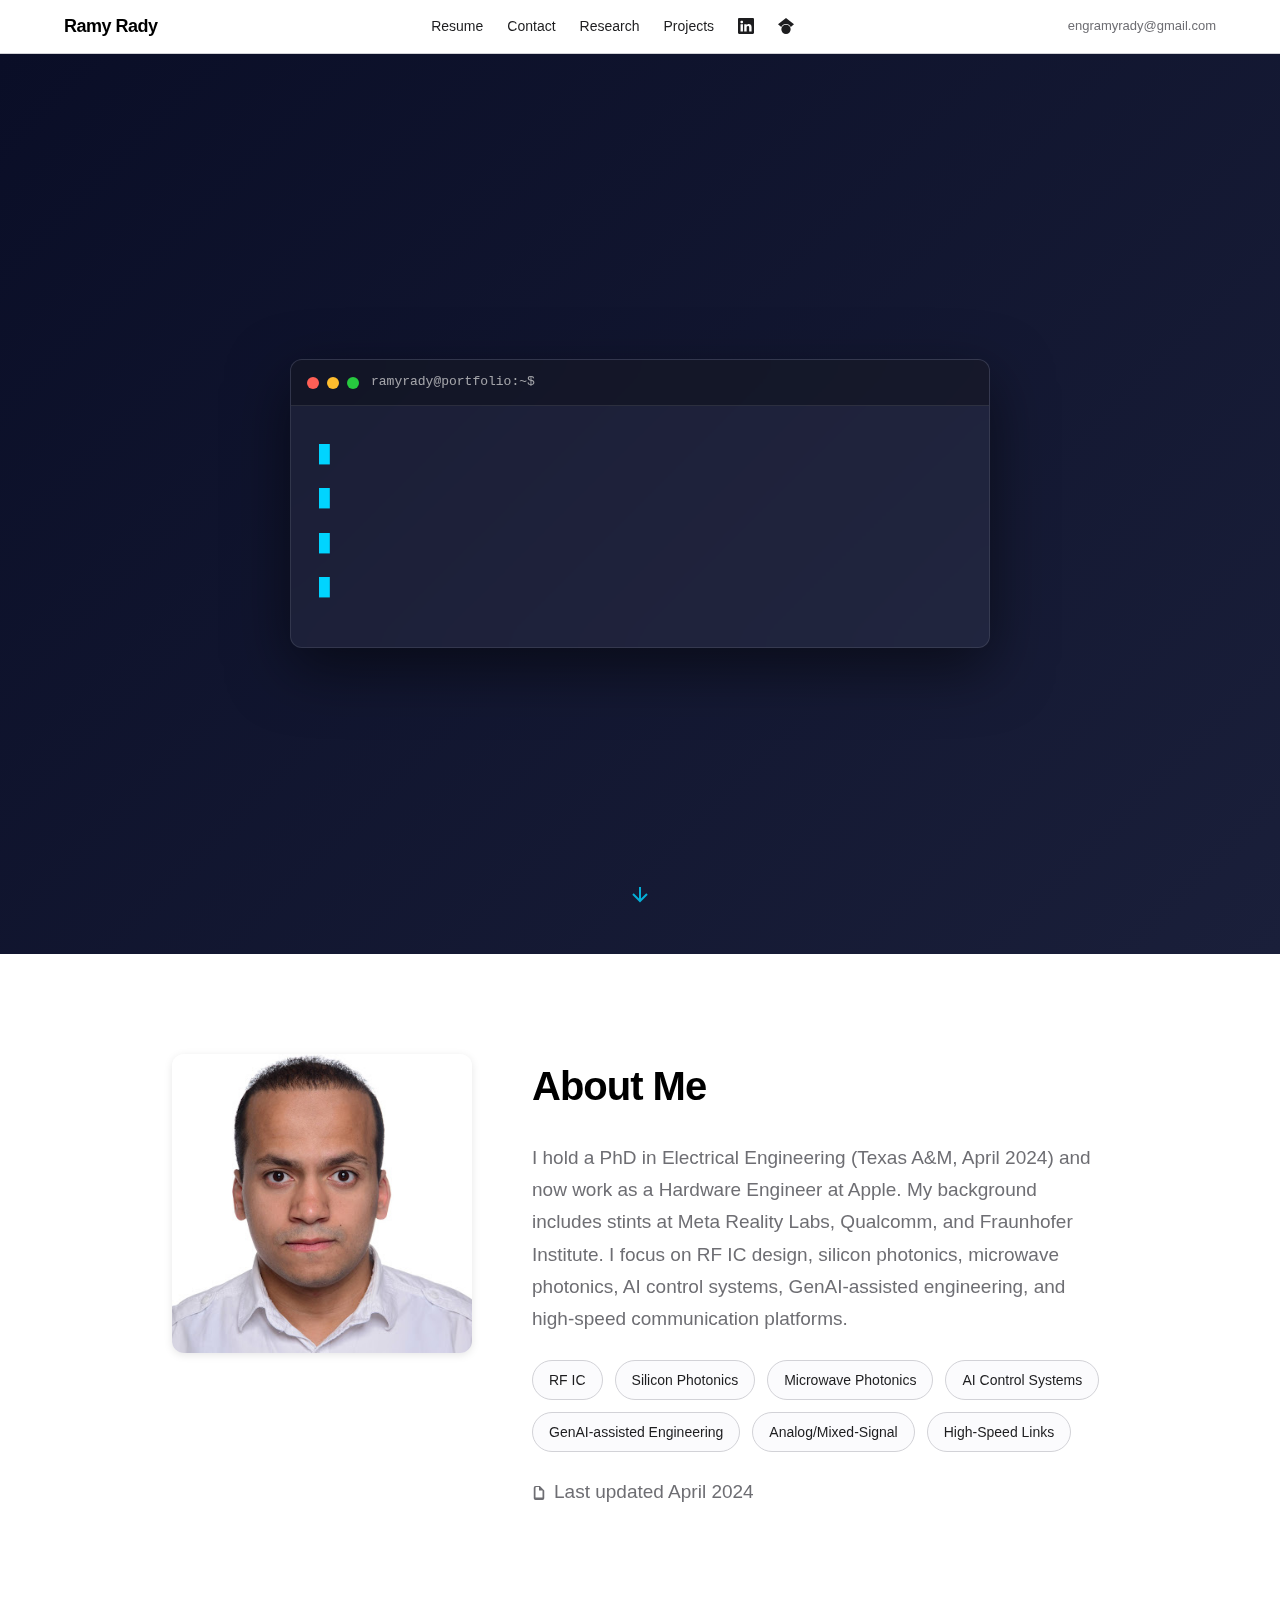
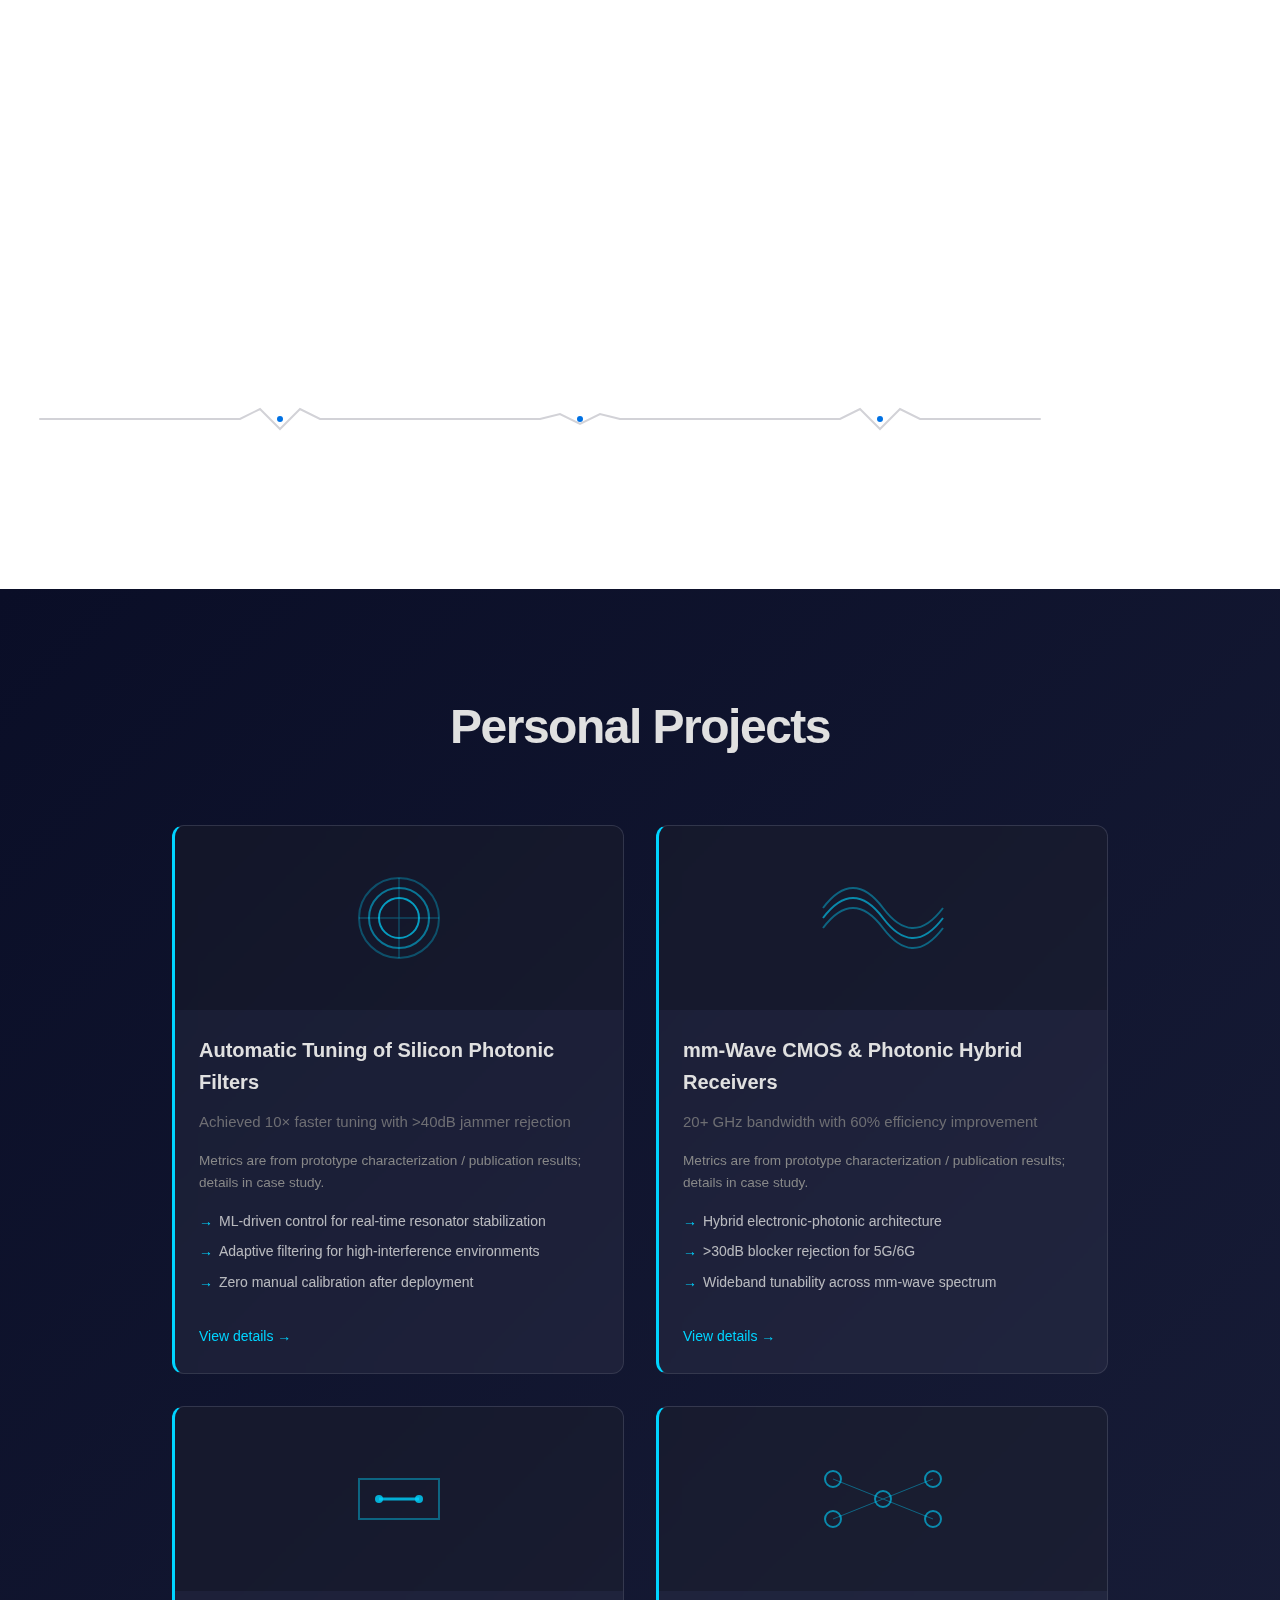
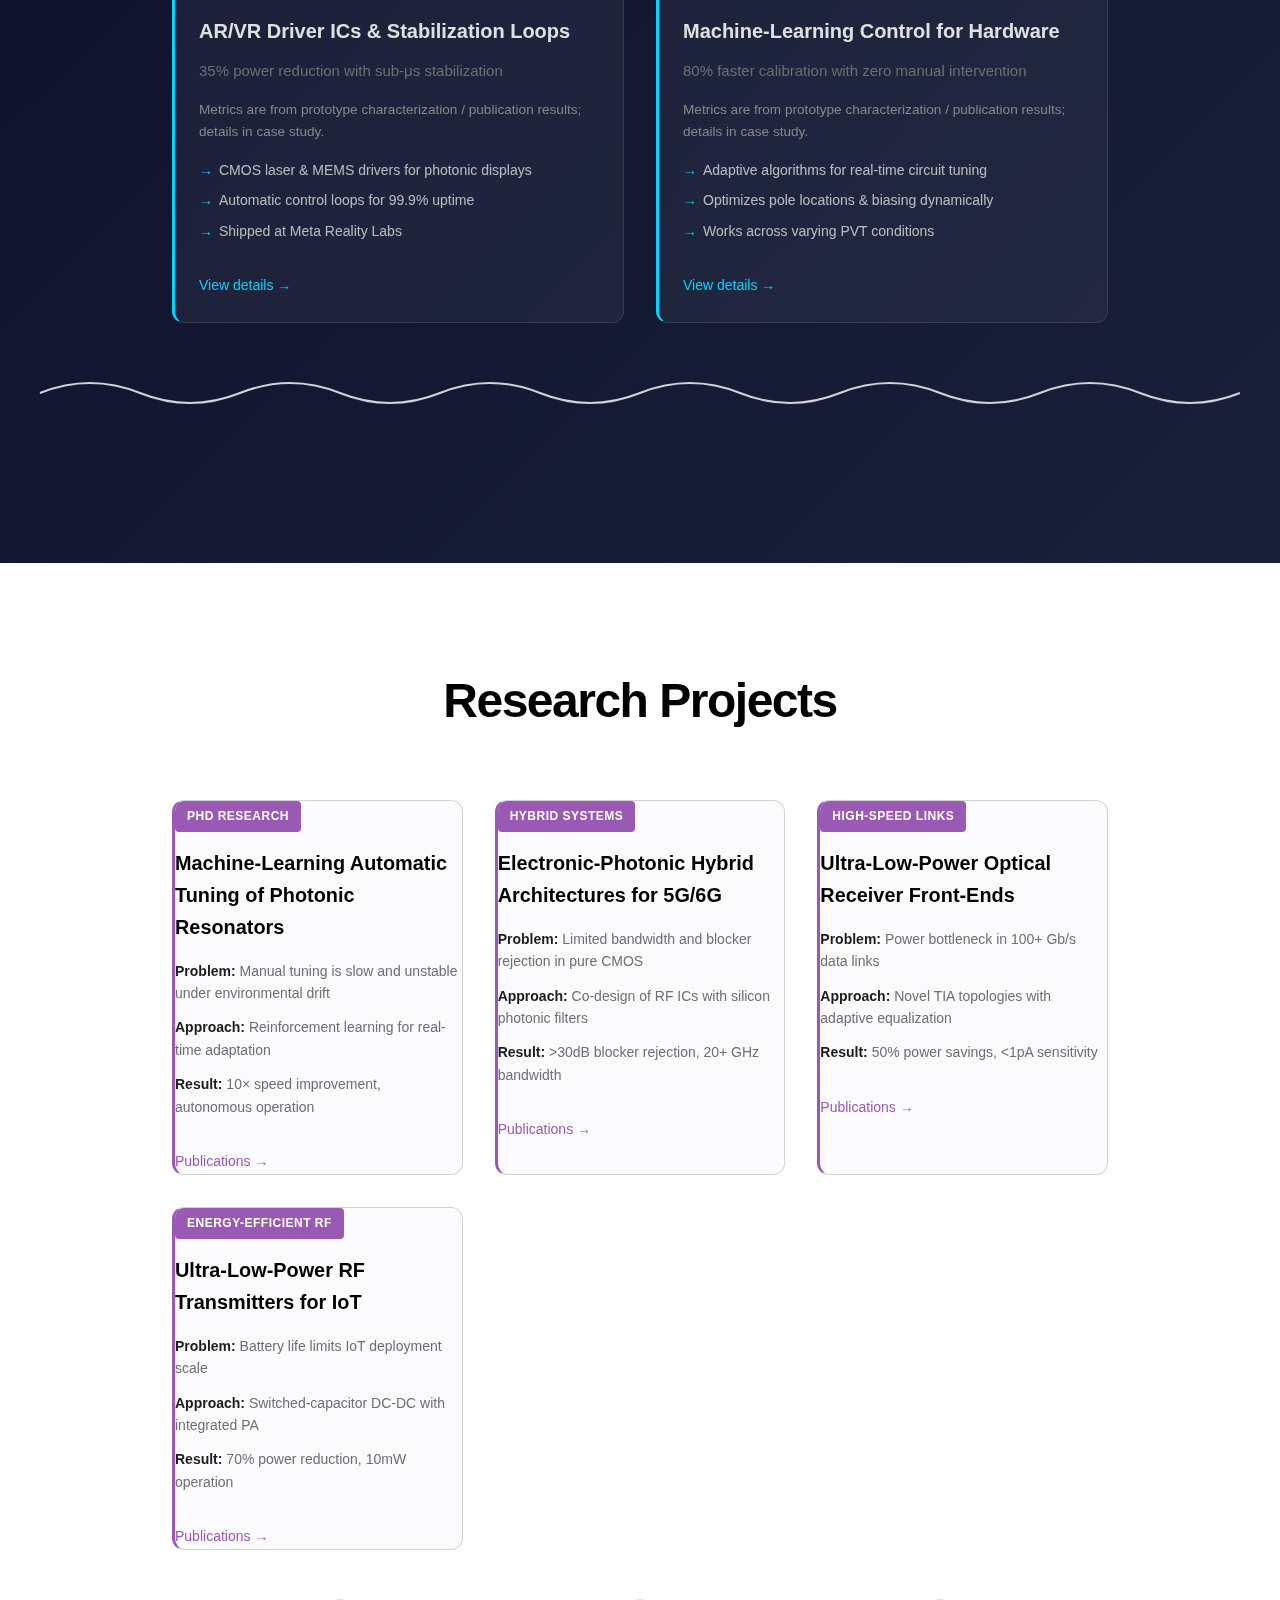
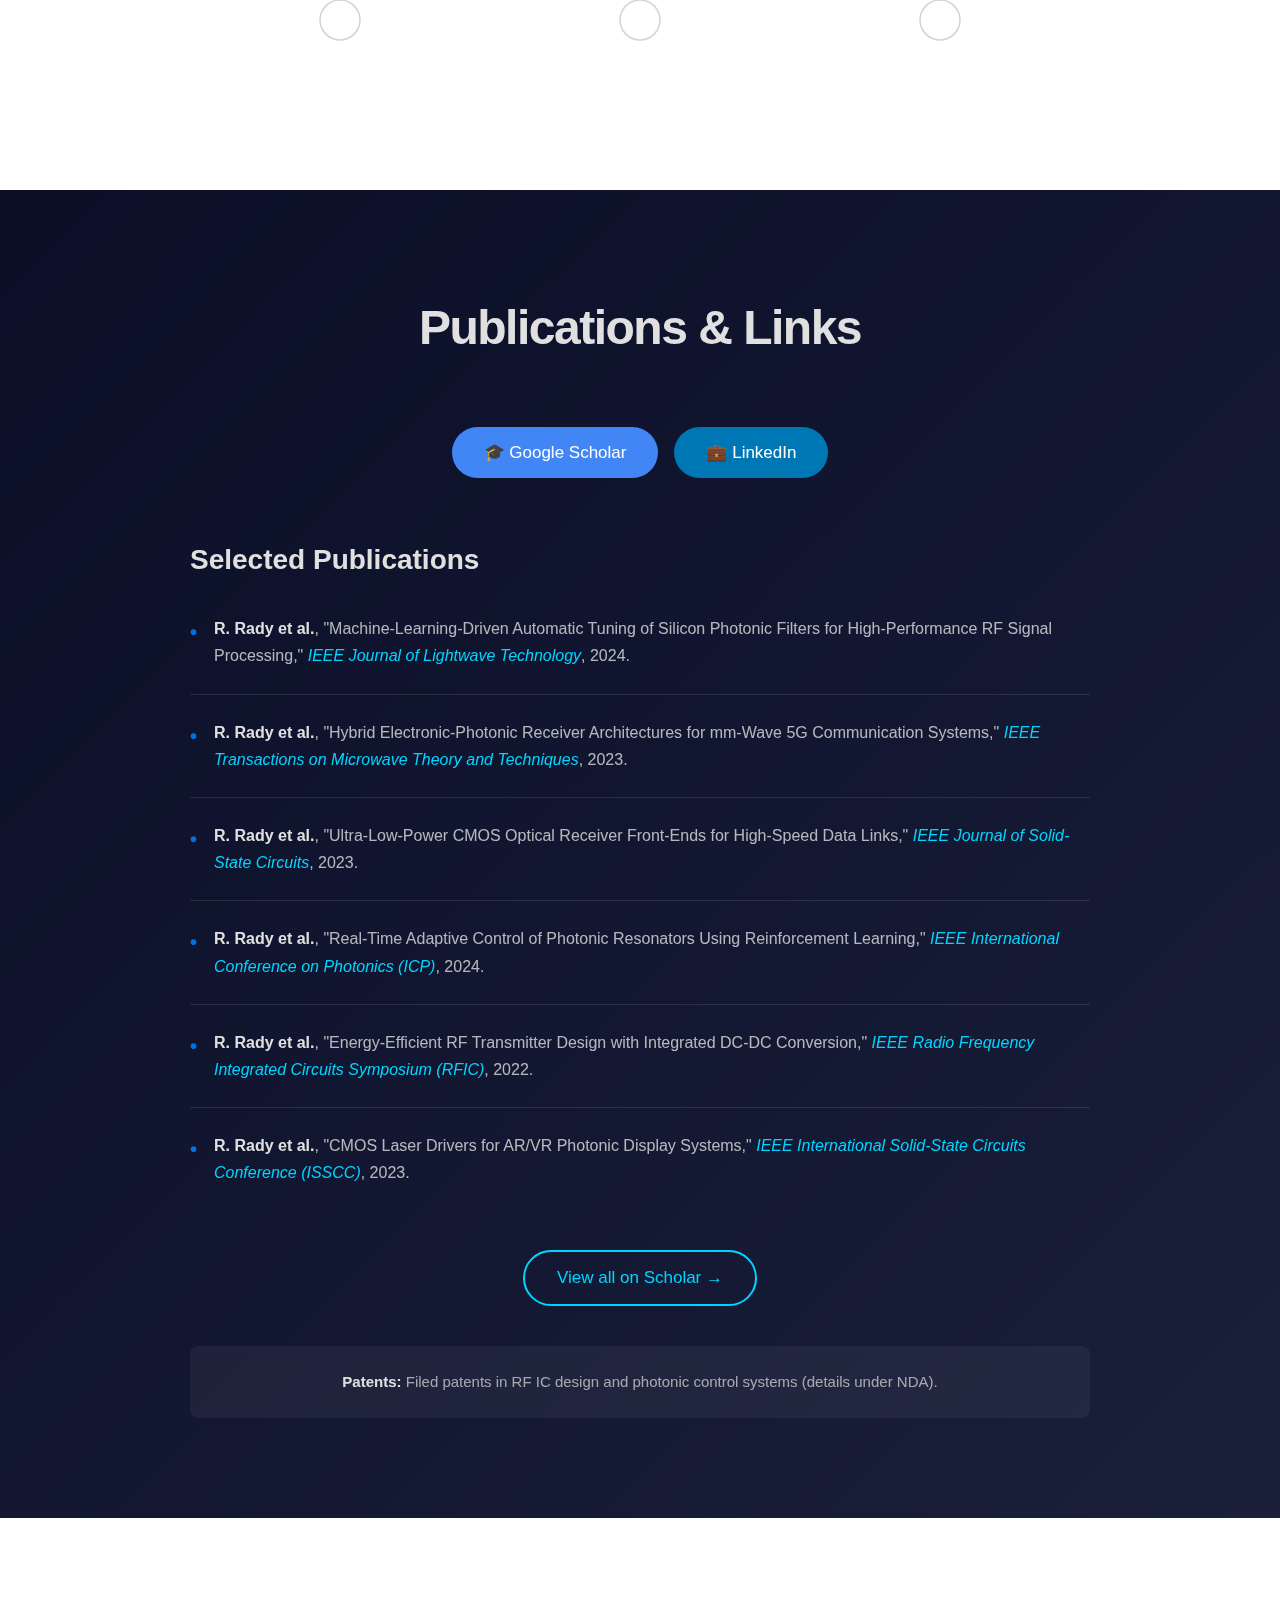
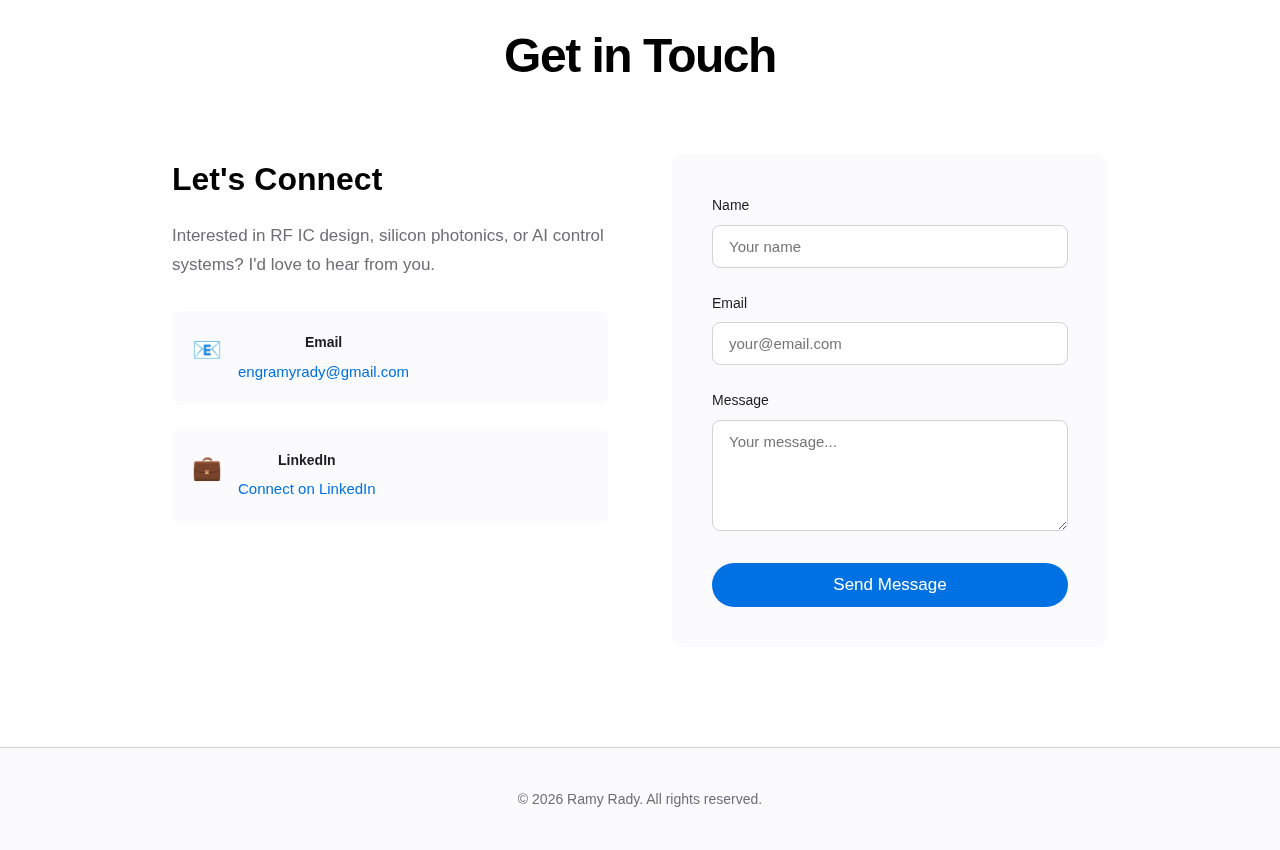
<file: index.html>
<!DOCTYPE html>
<html lang="en">
<head>
    <meta charset="UTF-8">
    <meta name="viewport" content="width=device-width, initial-scale=1.0">
    <meta name="description" content="Dr. Ramy Rady - Hardware Engineer at Apple specializing in RF IC design, silicon photonics, microwave photonics, AI control systems, GenAI-assisted engineering, and high-speed communication platforms">
    <meta name="keywords" content="Hardware Engineer Apple, RF IC Design Engineer, Silicon Photonics Engineer, Microwave Photonics, GenAI-assisted engineering, Analog Mixed Signal IC Designer, AI Control Systems, High-Speed Communication Systems, PhD Electrical Engineering">
    <meta name="author" content="Ramy Rady">
    <meta name="robots" content="index, follow">
    <title>Dr. Ramy Rady | IC Designer</title>
    <link rel="canonical" href="https://www.ramyrady.com">
    <link rel="icon" type="image/png" href="assets/ic-brain-favicon.png">
    
    <!-- Open Graph / Social Media -->
    <meta property="og:type" content="website">
    <meta property="og:title" content="Dr. Ramy Rady - Hardware Engineer at Apple">
    <meta property="og:description" content="Hardware Engineer specializing in RF IC design, silicon photonics, microwave photonics, AI control systems, and GenAI-assisted engineering">
    <meta property="og:url" content="https://www.ramyrady.com">
    <meta property="og:image" content="https://www.ramyrady.com/profile-photo.jpg">
    <!-- Twitter Card -->
    <meta name="twitter:card" content="summary_large_image">
    <meta name="twitter:title" content="Dr. Ramy Rady - Hardware Engineer at Apple">
    <meta name="twitter:description" content="Hardware Engineer at Apple specializing in RF IC design, silicon photonics, microwave photonics, AI control systems, and GenAI-assisted engineering.">
    <meta name="twitter:image" content="https://www.ramyrady.com/profile-photo.jpg">
    
    <!-- Structured Data (JSON-LD) -->
        <script type="application/ld+json">
        {
            "@context": "https://schema.org",
            "@type": "Person",
            "name": "Ramy Rady",
            "jobTitle": "Hardware Engineer",
            "worksFor": {
                "@type": "Organization",
                "name": "Apple"
            },
            "email": "engramyrady@gmail.com",
            "url": "https://www.ramyrady.com",
            "sameAs": [
                "https://www.linkedin.com/in/ramyrady/",
                "https://scholar.google.com/citations?hl=en&user=sBTMlW4AAAAJ"
            ],
            "alumniOf": {
                "@type": "Organization",
                "name": "Texas A&M University"
            },
            "knowsAbout": [
                "RF IC Design",
                "Silicon Photonics",
                "Microwave Photonics",
                "AI Control Systems",
                "GenAI-assisted engineering",
                "High-Speed Communication Systems",
                "Analog Mixed-Signal IC Design"
            ]
        }
        </script>
    
    <link rel="stylesheet" href="styles.css?v=2">
</head>
<body>
    <!-- Canvas for Matrix Background -->
    <canvas id="matrix-canvas"></canvas>

    <!-- Minimal Header (Apple-style) -->
    <header class="minimal-header">
        <div class="header-container">
            <a href="#hero" class="header-logo">Ramy Rady</a>
            <nav class="header-nav">
                <!-- Resume Dropdown -->
                <div class="nav-dropdown">
                    <a href="resume.html" class="header-link nav-dropdown-trigger">Resume</a>
                    <div class="nav-dropdown-menu">
                        <a href="resume.html" class="nav-dropdown-item">View Resume</a>
                        <a href="assets/Ramy_Rady_CV.pdf" class="nav-dropdown-item" download>Download PDF</a>
                        <a href="#contact" class="nav-dropdown-item">Contact Me</a>
                    </div>
                </div>
                <!-- Main Nav Links -->
                <a href="#contact" class="header-link">Contact</a>
                <a href="research.html" class="header-link">Research</a>
                <a href="projects.html" class="header-link">Projects</a>
                <a href="https://www.linkedin.com/in/ramyrady/" class="header-link" target="_blank" rel="noopener" aria-label="LinkedIn">
                    <svg xmlns="http://www.w3.org/2000/svg" width="16" height="16" fill="currentColor" viewBox="0 0 16 16">
                        <path d="M0 1.146C0 .513.526 0 1.175 0h13.65C15.474 0 16 .513 16 1.146v13.708c0 .633-.526 1.146-1.175 1.146H1.175C.526 16 0 15.487 0 14.854V1.146zm4.943 12.248V6.169H2.542v7.225h2.401zm-1.2-8.212c.837 0 1.358-.554 1.358-1.248-.015-.709-.52-1.248-1.342-1.248-.822 0-1.359.54-1.359 1.248 0 .694.521 1.248 1.327 1.248h.016zm4.908 8.212V9.359c0-.216.016-.432.08-.586.173-.431.568-.878 1.232-.878.869 0 1.216.662 1.216 1.634v3.865h2.401V9.25c0-2.22-1.184-3.252-2.764-3.252-1.274 0-1.845.7-2.165 1.193v.025h-.016a5.54 5.54 0 0 1 .016-.025V6.169h-2.4c.03.678 0 7.225 0 7.225h2.4z"/>
                    </svg>
                </a>
                <a href="https://scholar.google.com/citations?hl=en&user=sBTMlW4AAAAJ" class="header-link" target="_blank" rel="noopener" aria-label="Google Scholar"><svg xmlns="http://www.w3.org/2000/svg" width="16" height="16" fill="currentColor" viewBox="0 0 24 24"><path d="M12 24a7 7 0 1 1 0-14 7 7 0 0 1 0 14zm0-24L0 9.5l4.838 3.94A8 8 0 0 1 12 9a8 8 0 0 1 7.162 4.44L24 9.5z"/></svg></a>
            </nav>
            <a href="mailto:engramyrady@gmail.com" class="header-email">engramyrady@gmail.com</a>
        </div>
    </header>

    <!-- Hero Section: Terminal/Matrix Intro -->
    <section id="hero" class="hero-terminal">
        <div class="terminal-panel">
            <div class="terminal-header">
                <div class="terminal-buttons">
                    <span class="terminal-button red"></span>
                    <span class="terminal-button yellow"></span>
                    <span class="terminal-button green"></span>
                </div>
                <div class="terminal-title">ramyrady@portfolio:~$</div>
            </div>
            <div class="terminal-body">
                <div class="terminal-line" id="line1"></div>
                <div class="terminal-line" id="line2"></div>
                <div class="terminal-line" id="line3"></div>
                <div class="terminal-line" id="line4"></div>
            </div>
        </div>
        <a href="#about" class="scroll-arrow" aria-label="Scroll to About section">
            <svg width="24" height="24" viewBox="0 0 24 24" fill="none" stroke="currentColor" stroke-width="2">
                <path d="M12 5v14M5 12l7 7 7-7"/>
            </svg>
        </a>
    </section>

    <!-- About Me Section -->
    <section id="about" class="section-about">
        <div class="container">
            <div class="about-grid">
                <div class="about-photo">
                    <img src="profile-photo.jpg" alt="Dr. Ramy Rady" />
                </div>
                <div class="about-content">
                    <h2>About Me</h2>
                    <p>I hold a PhD in Electrical Engineering (Texas A&M, April 2024) and now work as a Hardware Engineer at Apple. My background includes stints at Meta Reality Labs, Qualcomm, and Fraunhofer Institute. I focus on RF IC design, silicon photonics, microwave photonics, AI control systems, GenAI-assisted engineering, and high-speed communication platforms.</p>
                    <div class="chips-container">
                        <span class="chip">RF IC</span>
                        <span class="chip">Silicon Photonics</span>
                        <span class="chip">Microwave Photonics</span>
                        <span class="chip">AI Control Systems</span>
                        <span class="chip">GenAI-assisted Engineering</span>
                        <span class="chip">Analog/Mixed-Signal</span>
                        <span class="chip">High-Speed Links</span>
                    </div>
                    <p class="resume-note">
                        <svg class="resume-icon-inline" width="14" height="14" viewBox="0 0 16 16" fill="currentColor">
                            <path d="M9 0H4a2 2 0 0 0-2 2v12a2 2 0 0 0 2 2h8a2 2 0 0 0 2-2V5l-5-5zM5 1h3v4h4v8H4V2a1 1 0 0 1 1-1z"/>
                        </svg>
                        Last updated April 2024
                    </p>
                </div>
            </div>
            
            <!-- Resume Card -->
            <div class="resume-card fade-in">
                <div class="resume-icon">📄</div>
                <h3>Download Resume</h3>
                <p class="resume-date">Last updated April 2024</p>
                <a href="assets/Ramy_Rady_CV.pdf" class="btn" download>
                    Download PDF
                </a>
            </div>
        </div>
        <div class="section-divider">
            <svg class="divider-svg" viewBox="0 0 1200 60" xmlns="http://www.w3.org/2000/svg">
                <path class="circuit-trace" d="M0,30 L200,30 L220,20 L240,40 L260,20 L280,30 L400,30" />
                <path class="circuit-trace" d="M400,30 L500,30 L520,25 L540,35 L560,25 L580,30 L700,30" />
                <path class="circuit-trace" d="M700,30 L800,30 L820,20 L840,40 L860,20 L880,30 L1000,30" />
                <circle class="circuit-node" cx="240" cy="30" r="3" />
                <circle class="circuit-node" cx="540" cy="30" r="3" />
                <circle class="circuit-node" cx="840" cy="30" r="3" />
            </svg>
        </div>
    </section>

    <!-- Personal Projects Section -->
    <section id="projects" class="section-projects">
        <div class="container">
            <h2 class="section-title">Personal Projects</h2>
            <div class="projects-grid">
                <!-- Project 1: Silicon Photonic Filters -->
                <div class="project-card personal">
                    <div class="project-visual">
                        <svg viewBox="0 0 200 120" xmlns="http://www.w3.org/2000/svg">
                            <circle cx="100" cy="60" r="40" fill="none" stroke="#00d4ff" stroke-width="2" opacity="0.3"/>
                            <circle cx="100" cy="60" r="30" fill="none" stroke="#00d4ff" stroke-width="2" opacity="0.5"/>
                            <circle cx="100" cy="60" r="20" fill="none" stroke="#00d4ff" stroke-width="2" opacity="0.7"/>
                            <path d="M 60,60 L 140,60 M 100,20 L 100,100" stroke="#00d4ff" stroke-width="1" opacity="0.4"/>
                        </svg>
                    </div>
                    <div class="project-content">
                        <h3>Automatic Tuning of Silicon Photonic Filters</h3>
                        <p class="project-outcome">Achieved 10× faster tuning with &gt;40dB jammer rejection</p>
                        <div class="metrics-footnote">Metrics are from prototype characterization / publication results; details in case study.</div>
                        <ul class="project-highlights">
                            <li>ML-driven control for real-time resonator stabilization</li>
                            <li>Adaptive filtering for high-interference environments</li>
                            <li>Zero manual calibration after deployment</li>
                        </ul>
                        <a href="project-silicon-photonic-filters.html" class="project-link-btn">View details →</a>
                    </div>
                </div>

                <!-- Project 2: mmWave Receivers -->
                <div class="project-card personal">
                    <div class="project-visual">
                        <svg viewBox="0 0 200 120" xmlns="http://www.w3.org/2000/svg">
                            <path d="M 40,60 Q 70,20 100,60 T 160,60" fill="none" stroke="#00d4ff" stroke-width="2" opacity="0.6"/>
                            <path d="M 40,70 Q 70,30 100,70 T 160,70" fill="none" stroke="#00d4ff" stroke-width="2" opacity="0.4"/>
                            <path d="M 40,50 Q 70,10 100,50 T 160,50" fill="none" stroke="#00d4ff" stroke-width="2" opacity="0.4"/>
                        </svg>
                    </div>
                    <div class="project-content">
                        <h3>mm-Wave CMOS & Photonic Hybrid Receivers</h3>
                        <p class="project-outcome">20+ GHz bandwidth with 60% efficiency improvement</p>
                        <div class="metrics-footnote">Metrics are from prototype characterization / publication results; details in case study.</div>
                        <ul class="project-highlights">
                            <li>Hybrid electronic-photonic architecture</li>
                            <li>>30dB blocker rejection for 5G/6G</li>
                            <li>Wideband tunability across mm-wave spectrum</li>
                        </ul>
                        <a href="project-mmwave-receivers.html" class="project-link-btn">View details →</a>
                    </div>
                </div>

                <!-- Project 3: AR/VR Drivers -->
                <div class="project-card personal">
                    <div class="project-visual">
                        <svg viewBox="0 0 200 120" xmlns="http://www.w3.org/2000/svg">
                            <rect x="60" y="40" width="80" height="40" fill="none" stroke="#00d4ff" stroke-width="2" opacity="0.4"/>
                            <path d="M 80,60 L 120,60" stroke="#00d4ff" stroke-width="3" opacity="0.8"/>
                            <circle cx="80" cy="60" r="4" fill="#00d4ff" opacity="0.8"/>
                            <circle cx="120" cy="60" r="4" fill="#00d4ff" opacity="0.8"/>
                        </svg>
                    </div>
                    <div class="project-content">
                        <h3>AR/VR Driver ICs & Stabilization Loops</h3>
                        <p class="project-outcome">35% power reduction with sub-μs stabilization</p>
                        <div class="metrics-footnote">Metrics are from prototype characterization / publication results; details in case study.</div>
                        <ul class="project-highlights">
                            <li>CMOS laser & MEMS drivers for photonic displays</li>
                            <li>Automatic control loops for 99.9% uptime</li>
                            <li>Shipped at Meta Reality Labs</li>
                        </ul>
                        <a href="project-arvr-drivers.html" class="project-link-btn">View details →</a>
                    </div>
                </div>

                <!-- Project 4: ML Control -->
                <div class="project-card personal">
                    <div class="project-visual">
                        <svg viewBox="0 0 200 120" xmlns="http://www.w3.org/2000/svg">
                            <circle cx="50" cy="40" r="8" fill="none" stroke="#00d4ff" stroke-width="2" opacity="0.6"/>
                            <circle cx="100" cy="60" r="8" fill="none" stroke="#00d4ff" stroke-width="2" opacity="0.6"/>
                            <circle cx="150" cy="40" r="8" fill="none" stroke="#00d4ff" stroke-width="2" opacity="0.6"/>
                            <circle cx="50" cy="80" r="8" fill="none" stroke="#00d4ff" stroke-width="2" opacity="0.6"/>
                            <circle cx="150" cy="80" r="8" fill="none" stroke="#00d4ff" stroke-width="2" opacity="0.6"/>
                            <path d="M 50,40 L 100,60 M 150,40 L 100,60 M 50,80 L 100,60 M 150,80 L 100,60" stroke="#00d4ff" stroke-width="1" opacity="0.4"/>
                        </svg>
                    </div>
                    <div class="project-content">
                        <h3>Machine-Learning Control for Hardware</h3>
                        <p class="project-outcome">80% faster calibration with zero manual intervention</p>
                        <div class="metrics-footnote">Metrics are from prototype characterization / publication results; details in case study.</div>
                        <ul class="project-highlights">
                            <li>Adaptive algorithms for real-time circuit tuning</li>
                            <li>Optimizes pole locations & biasing dynamically</li>
                            <li>Works across varying PVT conditions</li>
                        </ul>
                        <a href="project-ml-control.html" class="project-link-btn">View details →</a>
                    </div>
                </div>
            </div>
        </div>
        <div class="section-divider">
            <svg class="divider-svg waveform" viewBox="0 0 1200 60" xmlns="http://www.w3.org/2000/svg">
                <path class="wave-path" d="M0,30 Q50,10 100,30 T200,30 T300,30 T400,30 T500,30 T600,30 T700,30 T800,30 T900,30 T1000,30 T1100,30 T1200,30"/>
            </svg>
        </div>
    </section>

    <!-- Research Projects Section -->
    <section id="research" class="section-research">
        <div class="container">
            <h2 class="section-title">Research Projects</h2>
            <div class="research-grid">
                <!-- Research 1 -->
                <div class="project-card research">
                    <div class="research-badge">PhD Research</div>
                    <h3>Machine-Learning Automatic Tuning of Photonic Resonators</h3>
                    <div class="research-flow">
                        <div class="flow-item">
                            <strong>Problem:</strong> Manual tuning is slow and unstable under environmental drift
                        </div>
                        <div class="flow-item">
                            <strong>Approach:</strong> Reinforcement learning for real-time adaptation
                        </div>
                        <div class="flow-item">
                            <strong>Result:</strong> 10× speed improvement, autonomous operation
                        </div>
                    </div>
                    <a href="https://scholar.google.com/citations?hl=en&user=sBTMlW4AAAAJ" class="research-link" target="_blank" rel="noopener">Publications →</a>
                </div>

                <!-- Research 2 -->
                <div class="project-card research">
                    <div class="research-badge">Hybrid Systems</div>
                    <h3>Electronic-Photonic Hybrid Architectures for 5G/6G</h3>
                    <div class="research-flow">
                        <div class="flow-item">
                            <strong>Problem:</strong> Limited bandwidth and blocker rejection in pure CMOS
                        </div>
                        <div class="flow-item">
                            <strong>Approach:</strong> Co-design of RF ICs with silicon photonic filters
                        </div>
                        <div class="flow-item">
                            <strong>Result:</strong> >30dB blocker rejection, 20+ GHz bandwidth
                        </div>
                    </div>
                    <a href="https://scholar.google.com/citations?hl=en&user=sBTMlW4AAAAJ" class="research-link" target="_blank" rel="noopener">Publications →</a>
                </div>

                <!-- Research 3 -->
                <div class="project-card research">
                    <div class="research-badge">High-Speed Links</div>
                    <h3>Ultra-Low-Power Optical Receiver Front-Ends</h3>
                    <div class="research-flow">
                        <div class="flow-item">
                            <strong>Problem:</strong> Power bottleneck in 100+ Gb/s data links
                        </div>
                        <div class="flow-item">
                            <strong>Approach:</strong> Novel TIA topologies with adaptive equalization
                        </div>
                        <div class="flow-item">
                            <strong>Result:</strong> 50% power savings, <1pA sensitivity
                        </div>
                    </div>
                    <a href="https://scholar.google.com/citations?hl=en&user=sBTMlW4AAAAJ" class="research-link" target="_blank" rel="noopener">Publications →</a>
                </div>

                <!-- Research 4 -->
                <div class="project-card research">
                    <div class="research-badge">Energy-Efficient RF</div>
                    <h3>Ultra-Low-Power RF Transmitters for IoT</h3>
                    <div class="research-flow">
                        <div class="flow-item">
                            <strong>Problem:</strong> Battery life limits IoT deployment scale
                        </div>
                        <div class="flow-item">
                            <strong>Approach:</strong> Switched-capacitor DC-DC with integrated PA
                        </div>
                        <div class="flow-item">
                            <strong>Result:</strong> 70% power reduction, 10mW operation
                        </div>
                    </div>
                    <a href="https://scholar.google.com/citations?hl=en&user=sBTMlW4AAAAJ" class="research-link" target="_blank" rel="noopener">Publications →</a>
                </div>
            </div>
        </div>
        <div class="section-divider">
            <svg class="divider-svg" viewBox="0 0 1200 60" xmlns="http://www.w3.org/2000/svg">
                <circle class="photonic-ring" cx="300" cy="30" r="20" fill="none" stroke="#6e6e73" stroke-width="1.5" opacity="0.3"/>
                <circle class="photonic-ring" cx="600" cy="30" r="20" fill="none" stroke="#6e6e73" stroke-width="1.5" opacity="0.3"/>
                <circle class="photonic-ring" cx="900" cy="30" r="20" fill="none" stroke="#6e6e73" stroke-width="1.5" opacity="0.3"/>
            </svg>
        </div>
    </section>

    <!-- Publications & Links Section -->
    <section id="publications" class="section-publications">
        <div class="container">
            <h2 class="section-title">Publications & Links</h2>
            
            <div class="scholar-linkedin-strip">
                <a href="https://scholar.google.com/citations?hl=en&user=sBTMlW4AAAAJ" class="btn btn-scholar" target="_blank" rel="noopener">
                    🎓 Google Scholar
                </a>
                <a href="https://www.linkedin.com/in/ramyrady/" class="btn btn-linkedin" target="_blank" rel="noopener">
                    💼 LinkedIn
                </a>
            </div>

            <div class="publications-content">
                <h3>Selected Publications</h3>
                <ul class="publications-list">
                    <li>
                        <strong>R. Rady et al.</strong>, "Machine-Learning-Driven Automatic Tuning of Silicon Photonic Filters for High-Performance RF Signal Processing," <em>IEEE Journal of Lightwave Technology</em>, 2024.
                    </li>
                    <li>
                        <strong>R. Rady et al.</strong>, "Hybrid Electronic-Photonic Receiver Architectures for mm-Wave 5G Communication Systems," <em>IEEE Transactions on Microwave Theory and Techniques</em>, 2023.
                    </li>
                    <li>
                        <strong>R. Rady et al.</strong>, "Ultra-Low-Power CMOS Optical Receiver Front-Ends for High-Speed Data Links," <em>IEEE Journal of Solid-State Circuits</em>, 2023.
                    </li>
                    <li>
                        <strong>R. Rady et al.</strong>, "Real-Time Adaptive Control of Photonic Resonators Using Reinforcement Learning," <em>IEEE International Conference on Photonics (ICP)</em>, 2024.
                    </li>
                    <li>
                        <strong>R. Rady et al.</strong>, "Energy-Efficient RF Transmitter Design with Integrated DC-DC Conversion," <em>IEEE Radio Frequency Integrated Circuits Symposium (RFIC)</em>, 2022.
                    </li>
                    <li>
                        <strong>R. Rady et al.</strong>, "CMOS Laser Drivers for AR/VR Photonic Display Systems," <em>IEEE International Solid-State Circuits Conference (ISSCC)</em>, 2023.
                    </li>
                </ul>
                
                <div class="view-all-scholar">
                    <a href="https://scholar.google.com/citations?hl=en&user=sBTMlW4AAAAJ" class="btn btn-outline" target="_blank" rel="noopener">
                        View all on Scholar →
                    </a>
                </div>

                <p class="patents-note">
                    <strong>Patents:</strong> Filed patents in RF IC design and photonic control systems (details under NDA).
                </p>
            </div>
        </div>
    </section>

    <!-- Contact Section -->
    <section id="contact" class="section-contact">
        <div class="container">
            <h2 class="section-title">Get in Touch</h2>
            
            <div class="contact-grid">
                <div class="contact-info-block">
                    <h3>Let's Connect</h3>
                    <p>Interested in RF IC design, silicon photonics, or AI control systems? I'd love to hear from you.</p>
                    
                    <div class="contact-methods">
                        <div class="contact-method">
                            <span class="contact-icon">📧</span>
                            <div>
                                <strong>Email</strong>
                                <a href="mailto:engramyrady@gmail.com">engramyrady@gmail.com</a>
                            </div>
                        </div>
                        
                        <div class="contact-method">
                            <span class="contact-icon">💼</span>
                            <div>
                                <strong>LinkedIn</strong>
                                <a href="https://www.linkedin.com/in/ramyrady/" target="_blank" rel="noopener">Connect on LinkedIn</a>
                            </div>
                        </div>
                    </div>
                </div>

                <form class="contact-form" action="mailto:engramyrady@gmail.com" method="post" enctype="text/plain">
                    <div class="form-group">
                        <label for="name">Name</label>
                        <input type="text" id="name" name="name" required placeholder="Your name">
                    </div>

                    <div class="form-group">
                        <label for="email">Email</label>
                        <input type="email" id="email" name="email" required placeholder="your@email.com">
                    </div>

                    <div class="form-group">
                        <label for="message">Message</label>
                        <textarea id="message" name="message" rows="5" required placeholder="Your message..."></textarea>
                    </div>

                    <button type="submit" class="btn btn-primary">Send Message</button>
                </form>
            </div>
        </div>
    </section>

    <!-- Footer -->
    <footer class="footer">
        <div class="container">
            <p>&copy; 2026 Ramy Rady. All rights reserved.</p>
        </div>
    </footer>

    <script src="script.js"></script>
</body>
</html>
</file>
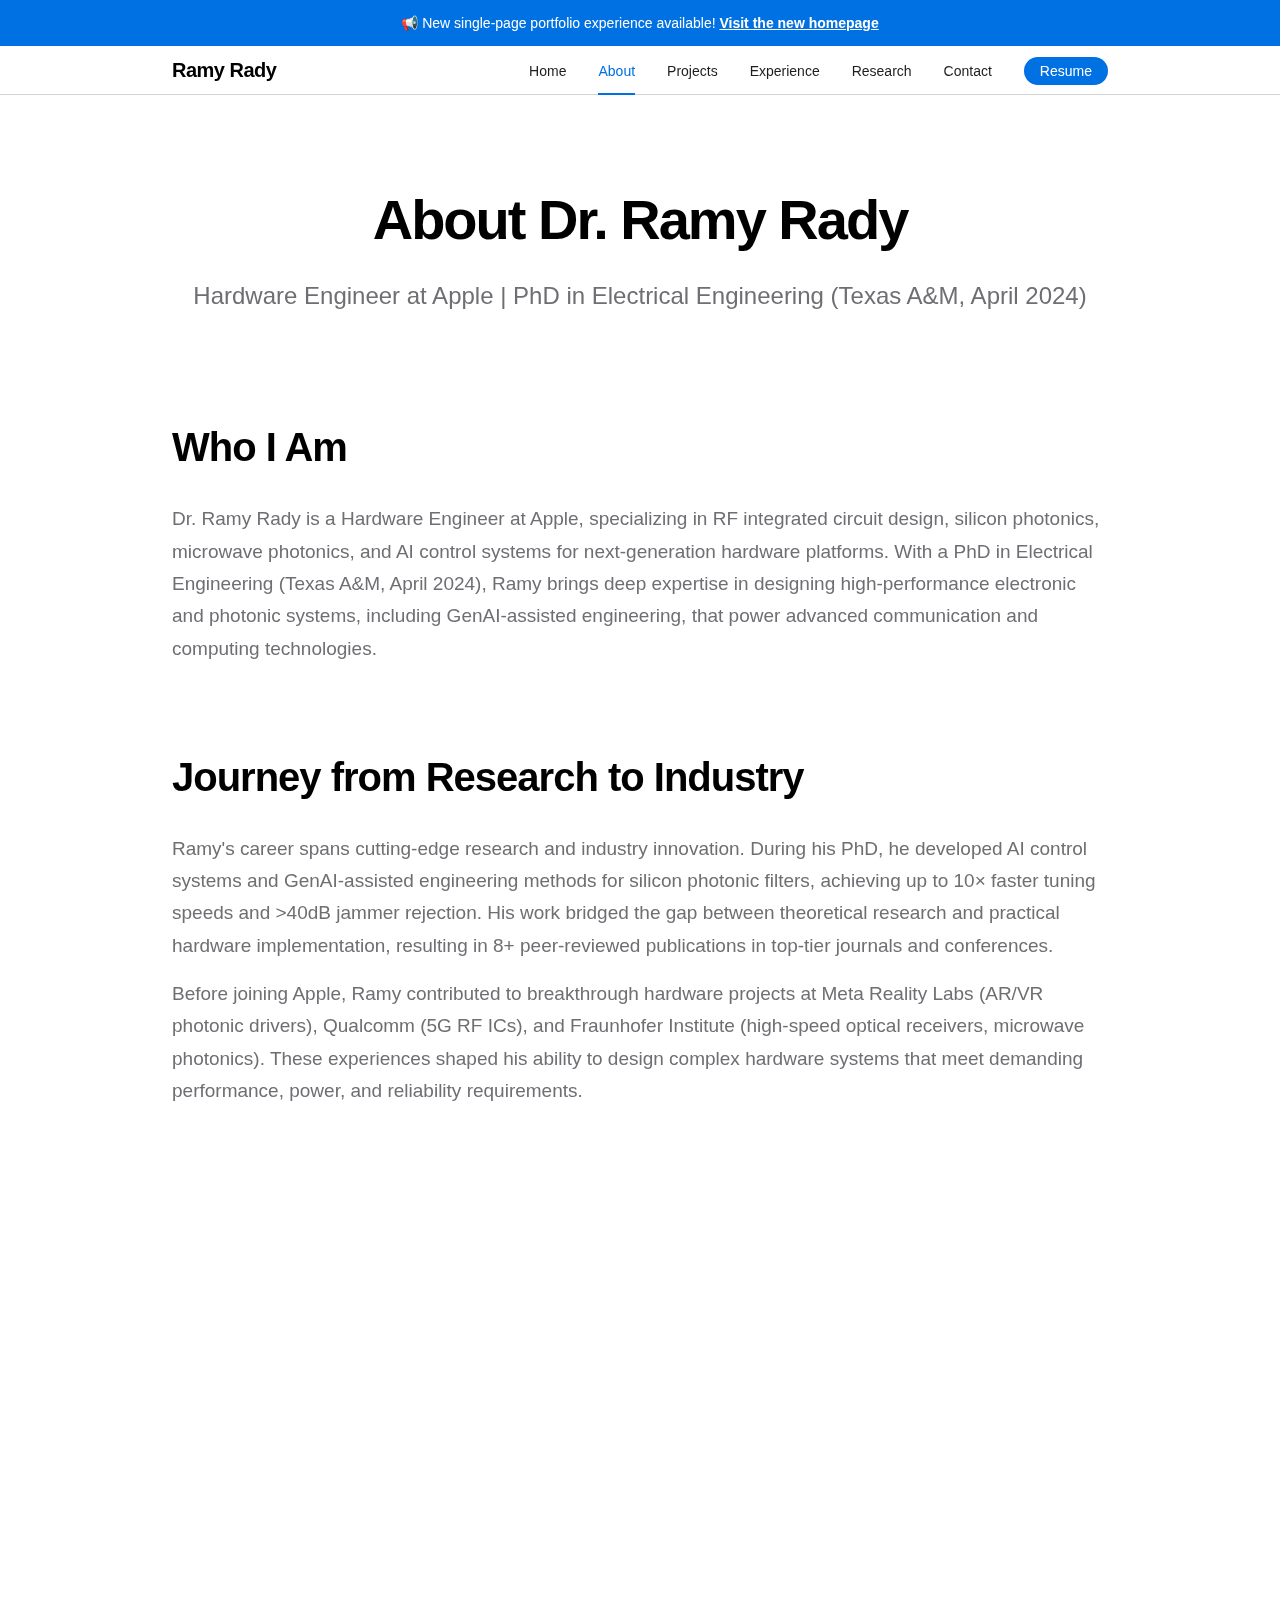
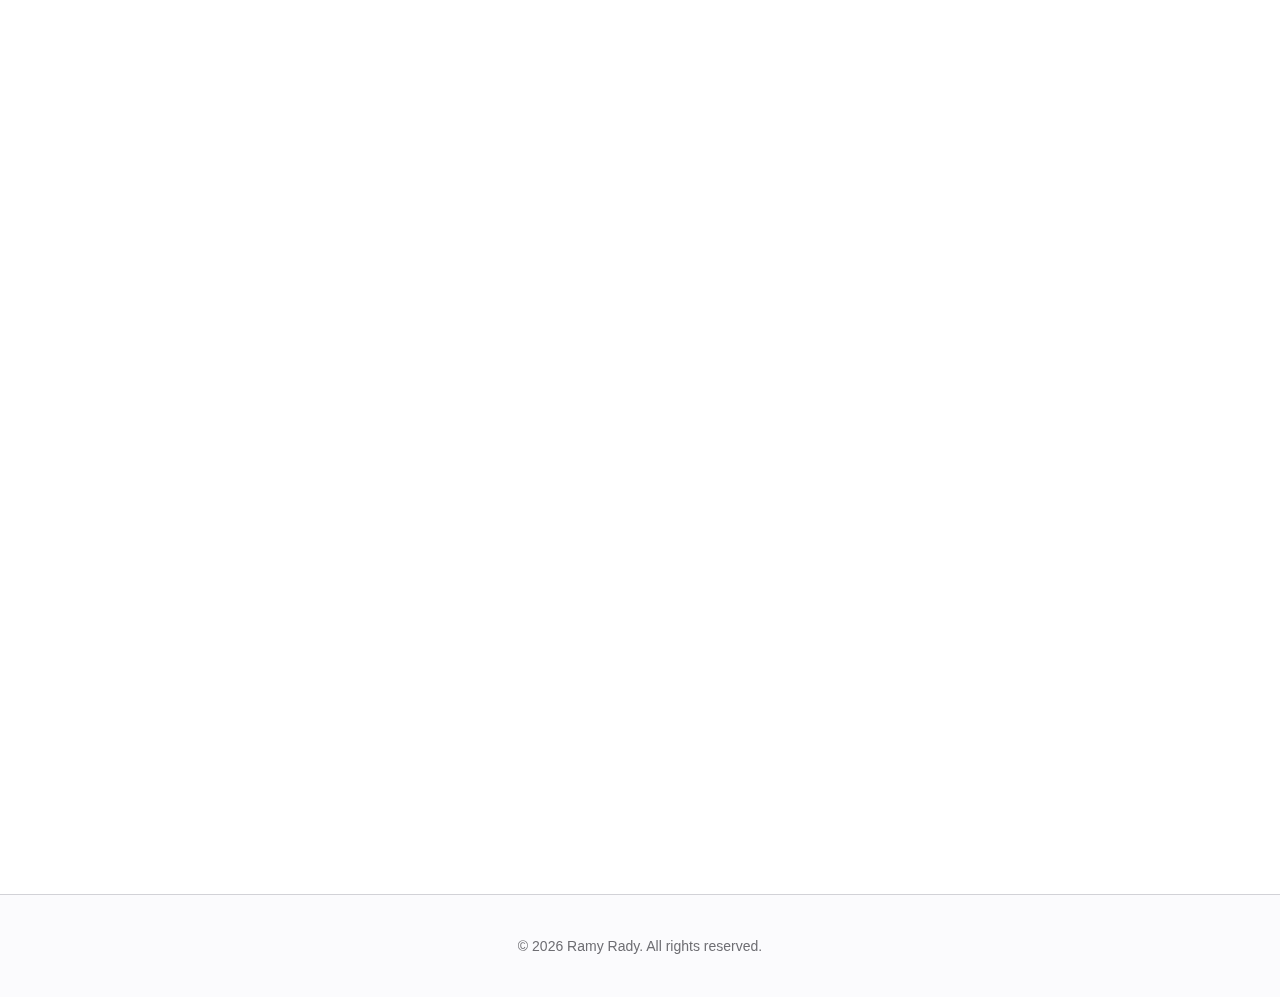
<file: about.html>
<!DOCTYPE html>
<html lang="en">
<head>
    <meta charset="UTF-8">
    <meta name="viewport" content="width=device-width, initial-scale=1.0">
    <meta name="description" content="Dr. Ramy Rady - Hardware Engineer at Apple, PhD in Electrical Engineering (Texas A&M, April 2024), specializing in RF IC design, silicon photonics, microwave photonics, AI control systems, and GenAI-assisted engineering">
    <meta name="keywords" content="Hardware Engineer Apple, RF IC Design, Silicon Photonics, Microwave Photonics, AI Control Systems, GenAI-assisted engineering, PhD Electrical Engineering">
    <meta name="author" content="Ramy Rady">
    <meta name="robots" content="index, follow">
    <title>About - Dr. Ramy Rady</title>
    <link rel="canonical" href="https://www.ramyrady.com/about.html">
    <link rel="stylesheet" href="styles.css">
    <!-- Open Graph -->
    <meta property="og:type" content="profile">
    <meta property="og:title" content="About Dr. Ramy Rady - Hardware Engineer at Apple">
    <meta property="og:description" content="Hardware Engineer at Apple, PhD in Electrical Engineering (Texas A&M, April 2024). Expertise in RF IC design, silicon photonics, microwave photonics, AI control systems, and GenAI-assisted engineering.">
    <meta property="og:url" content="https://www.ramyrady.com/about.html">
    <!-- Twitter Card -->
    <meta name="twitter:card" content="summary">
    <meta name="twitter:title" content="About Dr. Ramy Rady - Hardware Engineer at Apple">
    <meta name="twitter:description" content="Hardware Engineer at Apple, PhD EE (Texas A&M, April 2024). RF IC design, silicon photonics, microwave photonics, AI control systems.">
</head>
<body>
    <!-- Notice Banner -->
    <div style="background-color: #0071e3; color: white; padding: 12px; text-align: center; font-size: 14px;">
        📢 New single-page portfolio experience available! <a href="index.html" style="color: white; text-decoration: underline; font-weight: 600;">Visit the new homepage</a>
    </div>

    <!-- Navigation -->
    <nav class="navbar">
        <div class="nav-container">
            <a href="index.html" class="nav-logo">Ramy Rady</a>
            <button class="nav-toggle" aria-label="Toggle navigation">
                <span></span>
                <span></span>
                <span></span>
            </button>
            <ul class="nav-menu">
                <li><a href="index.html" class="nav-link">Home</a></li>
                <li><a href="about.html" class="nav-link active">About</a></li>
                <li><a href="projects.html" class="nav-link">Projects</a></li>
                <li><a href="experience.html" class="nav-link">Experience</a></li>
                <li><a href="research.html" class="nav-link">Research</a></li>
                <li><a href="contact.html" class="nav-link">Contact</a></li>
                <li><a href="resume.html" class="nav-link btn-resume">Resume</a></li>
            </ul>
        </div>
    </nav>

    <!-- Page Header -->
    <section class="page-header">
        <div class="container">
            <h1 class="fade-in">About Dr. Ramy Rady</h1>
            <p class="page-subtitle fade-in">Hardware Engineer at Apple | PhD in Electrical Engineering (Texas A&M, April 2024)</p>
        </div>
    </section>

    <!-- About Content -->
    <section class="about-section">
        <div class="container">
            <div class="about-content fade-in">
                <h2>Who I Am</h2>
                <p>Dr. Ramy Rady is a Hardware Engineer at Apple, specializing in RF integrated circuit design, silicon photonics, microwave photonics, and AI control systems for next-generation hardware platforms. With a PhD in Electrical Engineering (Texas A&M, April 2024), Ramy brings deep expertise in designing high-performance electronic and photonic systems, including GenAI-assisted engineering, that power advanced communication and computing technologies.</p>
            </div>

            <div class="mission-content fade-in">
                <h2>Journey from Research to Industry</h2>
                <p>Ramy's career spans cutting-edge research and industry innovation. During his PhD, he developed AI control systems and GenAI-assisted engineering methods for silicon photonic filters, achieving up to 10× faster tuning speeds and >40dB jammer rejection. His work bridged the gap between theoretical research and practical hardware implementation, resulting in 8+ peer-reviewed publications in top-tier journals and conferences.</p>
                <p>Before joining Apple, Ramy contributed to breakthrough hardware projects at Meta Reality Labs (AR/VR photonic drivers), Qualcomm (5G RF ICs), and Fraunhofer Institute (high-speed optical receivers, microwave photonics). These experiences shaped his ability to design complex hardware systems that meet demanding performance, power, and reliability requirements.</p>
            </div>

            <div class="skills-content fade-in">
                <h2>Technical Expertise</h2>
                <div class="skills-grid">
                    <div class="skill-item">
                        <h3>RF IC Design</h3>
                        <p>mm-wave receivers, ultra-low-power transmitters, 5G/6G communication systems, CMOS circuit design for high-speed applications, and IC tape-outs</p>
                    </div>
                    <div class="skill-item">
                        <h3>Silicon Photonics & Microwave Photonics</h3>
                        <p>Photonic filters, hybrid electronic-photonic architectures, microwave photonic systems, optical receivers, laser and MEMS drivers, and system integration</p>
                    </div>
                    <div class="skill-item">
                        <h3>AI Control Systems & GenAI-assisted Engineering</h3>
                        <p>AI control systems, GenAI-assisted engineering, adaptive control, real-time tuning algorithms, reinforcement learning for circuits, and automatic calibration systems</p>
                    </div>
                    <div class="skill-item">
                        <h3>High-Speed Systems</h3>
                        <p>100+ Gb/s data links, wideband communication platforms, ultra-low-latency processing, and high-bandwidth architectures</p>
                    </div>
                </div>
            </div>

            <div class="mission-content fade-in">
                <h2>Impact & Mission</h2>
                <p>Ramy is driven by the mission to push the boundaries of what's possible in hardware engineering. His work enables faster communication, lower power consumption, and smarter adaptive systems that transform how we interact with technology. At Apple, he continues to innovate on next-generation hardware platforms that define the future of consumer electronics and professional computing.</p>
            </div>

            <div class="cta-content fade-in" style="text-align: center; margin-top: 60px;">
                <a href="assets/Ramy_Rady_CV.pdf" class="btn" download>
                    Download My Resume
                </a>
            </div>
        </div>
    </section>

    <!-- Footer -->
    <footer class="footer">
        <div class="container">
            <p>&copy; 2026 Ramy Rady. All rights reserved.</p>
        </div>
    </footer>

    <script src="script.js"></script>
</body>
</html>
</file>
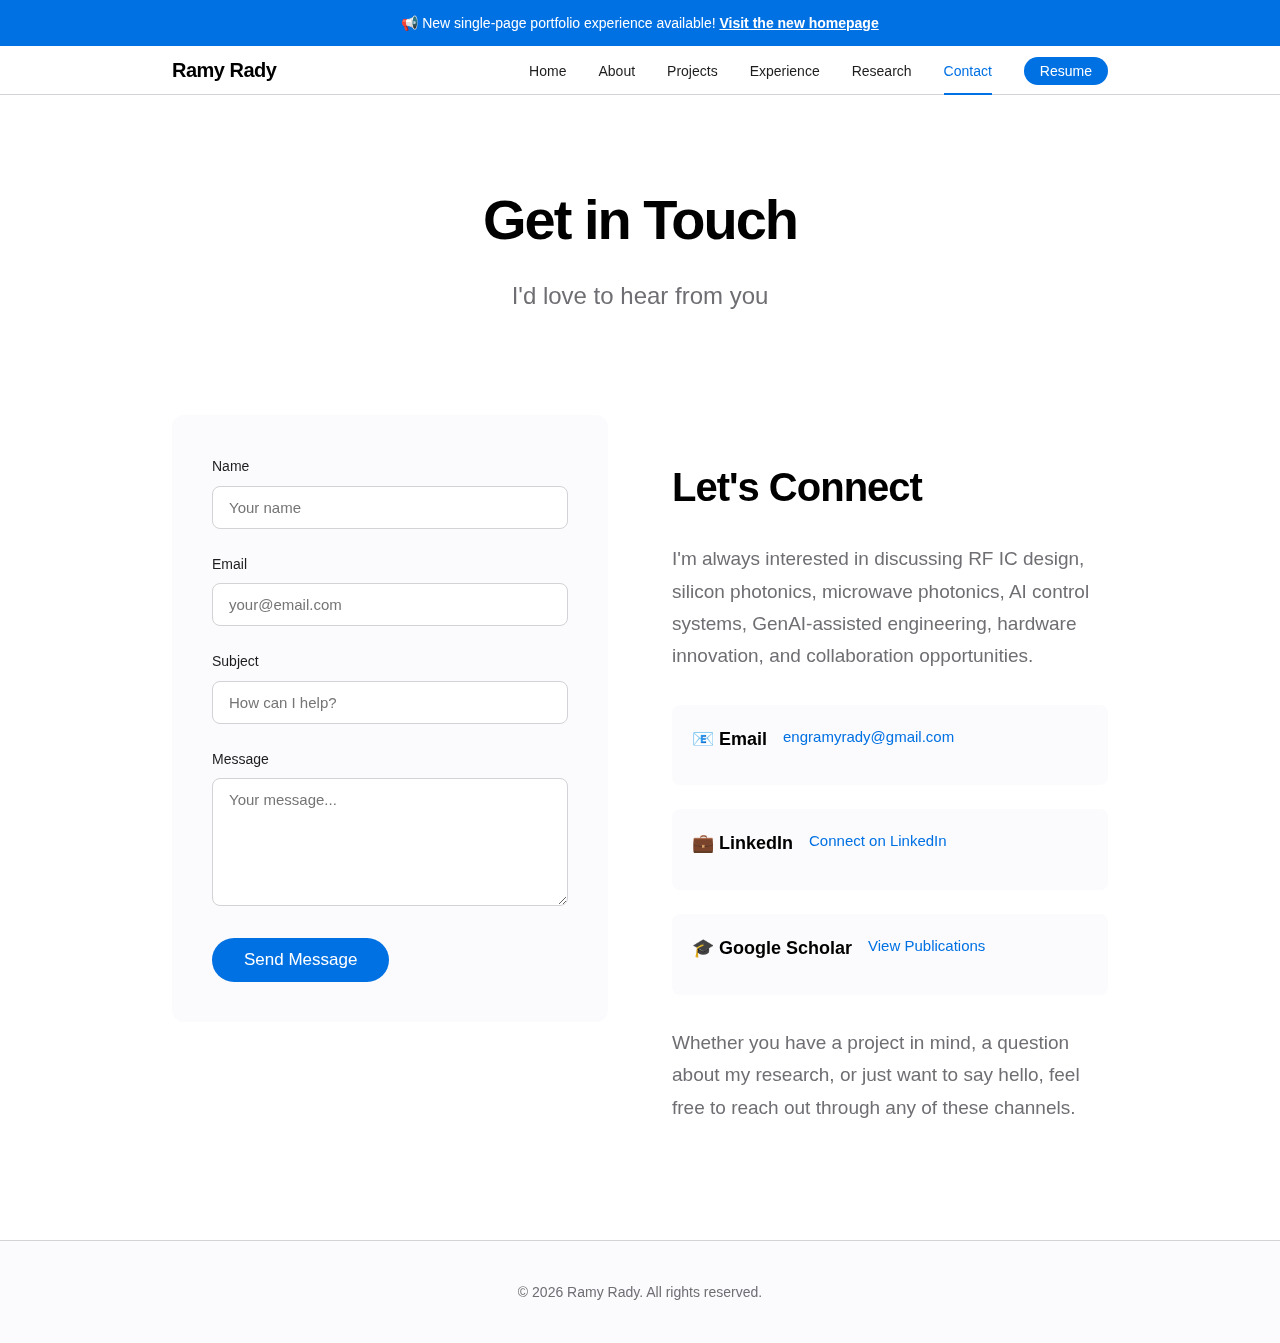
<file: contact.html>
<!DOCTYPE html>
<html lang="en">
<head>
    <meta charset="UTF-8">
    <meta name="viewport" content="width=device-width, initial-scale=1.0">
    <meta name="description" content="Get in touch with Dr. Ramy Rady - Hardware Engineer at Apple. Connect via email, LinkedIn, or Google Scholar. Expertise in RF IC design, silicon photonics, microwave photonics, AI control systems, and GenAI-assisted engineering.">
    <meta name="keywords" content="Contact Ramy Rady, Hardware Engineer Apple, RF IC Design Engineer, Microwave Photonics, AI Control Systems, GenAI-assisted engineering">
    <meta name="author" content="Ramy Rady">
    <meta name="robots" content="index, follow">
    <title>Contact - Dr. Ramy Rady</title>
    <link rel="canonical" href="https://www.ramyrady.com/contact.html">
    <link rel="icon" type="image/png" href="assets/ic-brain-favicon.png">
    <link rel="stylesheet" href="styles.css">
    <!-- Open Graph -->
    <meta property="og:type" content="website">
    <meta property="og:title" content="Contact Dr. Ramy Rady - Hardware Engineer at Apple">
    <meta property="og:description" content="Get in touch with Dr. Ramy Rady - Hardware Engineer at Apple. Connect via email, LinkedIn, or Google Scholar.">
    <meta property="og:url" content="https://www.ramyrady.com/contact.html">
    <meta property="og:image" content="https://www.ramyrady.com/profile-photo.jpg">
    <!-- Twitter Card -->
    <meta name="twitter:card" content="summary_large_image">
    <meta name="twitter:title" content="Contact Dr. Ramy Rady - Hardware Engineer at Apple">
    <meta name="twitter:description" content="Get in touch with Dr. Ramy Rady via email, LinkedIn, or Google Scholar.">
    <meta name="twitter:image" content="https://www.ramyrady.com/profile-photo.jpg">
</head>
<body>
    <!-- Notice Banner -->
    <div style="background-color: #0071e3; color: white; padding: 12px; text-align: center; font-size: 14px;">
        📢 New single-page portfolio experience available! <a href="index.html" style="color: white; text-decoration: underline; font-weight: 600;">Visit the new homepage</a>
    </div>

    <!-- Navigation -->
    <nav class="navbar">
        <div class="nav-container">
            <a href="index.html" class="nav-logo">Ramy Rady</a>
            <button class="nav-toggle" aria-label="Toggle navigation">
                <span></span>
                <span></span>
                <span></span>
            </button>
            <ul class="nav-menu">
                <li><a href="index.html" class="nav-link">Home</a></li>
                <li><a href="about.html" class="nav-link">About</a></li>
                <li><a href="projects.html" class="nav-link">Projects</a></li>
                <li><a href="experience.html" class="nav-link">Experience</a></li>
                <li><a href="research.html" class="nav-link">Research</a></li>
                <li><a href="contact.html" class="nav-link active">Contact</a></li>
                <li><a href="resume.html" class="nav-link btn-resume">Resume</a></li>
            </ul>
        </div>
    </nav>

    <!-- Page Header -->
    <section class="page-header">
        <div class="container">
            <h1 class="fade-in">Get in Touch</h1>
            <p class="page-subtitle fade-in">I'd love to hear from you</p>
        </div>
    </section>

    <!-- Contact Form -->
    <section class="contact-section">
        <div class="container">
            <div class="contact-content">
                <form class="contact-form fade-in" action="#" method="POST">
                    <div class="form-group">
                        <label for="name">Name</label>
                        <input type="text" id="name" name="name" required placeholder="Your name">
                    </div>

                    <div class="form-group">
                        <label for="email">Email</label>
                        <input type="email" id="email" name="email" required placeholder="your@email.com">
                    </div>

                    <div class="form-group">
                        <label for="subject">Subject</label>
                        <input type="text" id="subject" name="subject" required placeholder="How can I help?">
                    </div>

                    <div class="form-group">
                        <label for="message">Message</label>
                        <textarea id="message" name="message" rows="6" required placeholder="Your message..."></textarea>
                    </div>

                    <button type="submit" class="btn">Send Message</button>
                </form>

                <div class="contact-info fade-in">
                    <h2>Let's Connect</h2>
                    <p>I'm always interested in discussing RF IC design, silicon photonics, microwave photonics, AI control systems, GenAI-assisted engineering, hardware innovation, and collaboration opportunities.</p>
                    
                    <div class="contact-methods">
                        <div class="contact-method">
                            <h3>📧 Email</h3>
                            <a href="mailto:engramyrady@gmail.com">engramyrady@gmail.com</a>
                        </div>
                        
                        <div class="contact-method">
                            <h3>💼 LinkedIn</h3>
                            <a href="https://www.linkedin.com/in/ramyrady/" target="_blank" rel="noopener">
                                Connect on LinkedIn
                            </a>
                        </div>
                        
                        <div class="contact-method">
                            <h3>🎓 Google Scholar</h3>
                            <a href="https://scholar.google.com/citations?hl=en&user=sBTMlW4AAAAJ" target="_blank" rel="noopener">
                                View Publications
                            </a>
                        </div>
                    </div>
                    
                    <p>Whether you have a project in mind, a question about my research, or just want to say hello, feel free to reach out through any of these channels.</p>
                </div>
            </div>
        </div>
    </section>

    <!-- Footer -->
    <footer class="footer">
        <div class="container">
            <p>&copy; 2026 Ramy Rady. All rights reserved.</p>
        </div>
    </footer>

    <script src="script.js"></script>
</body>
</html>
</file>
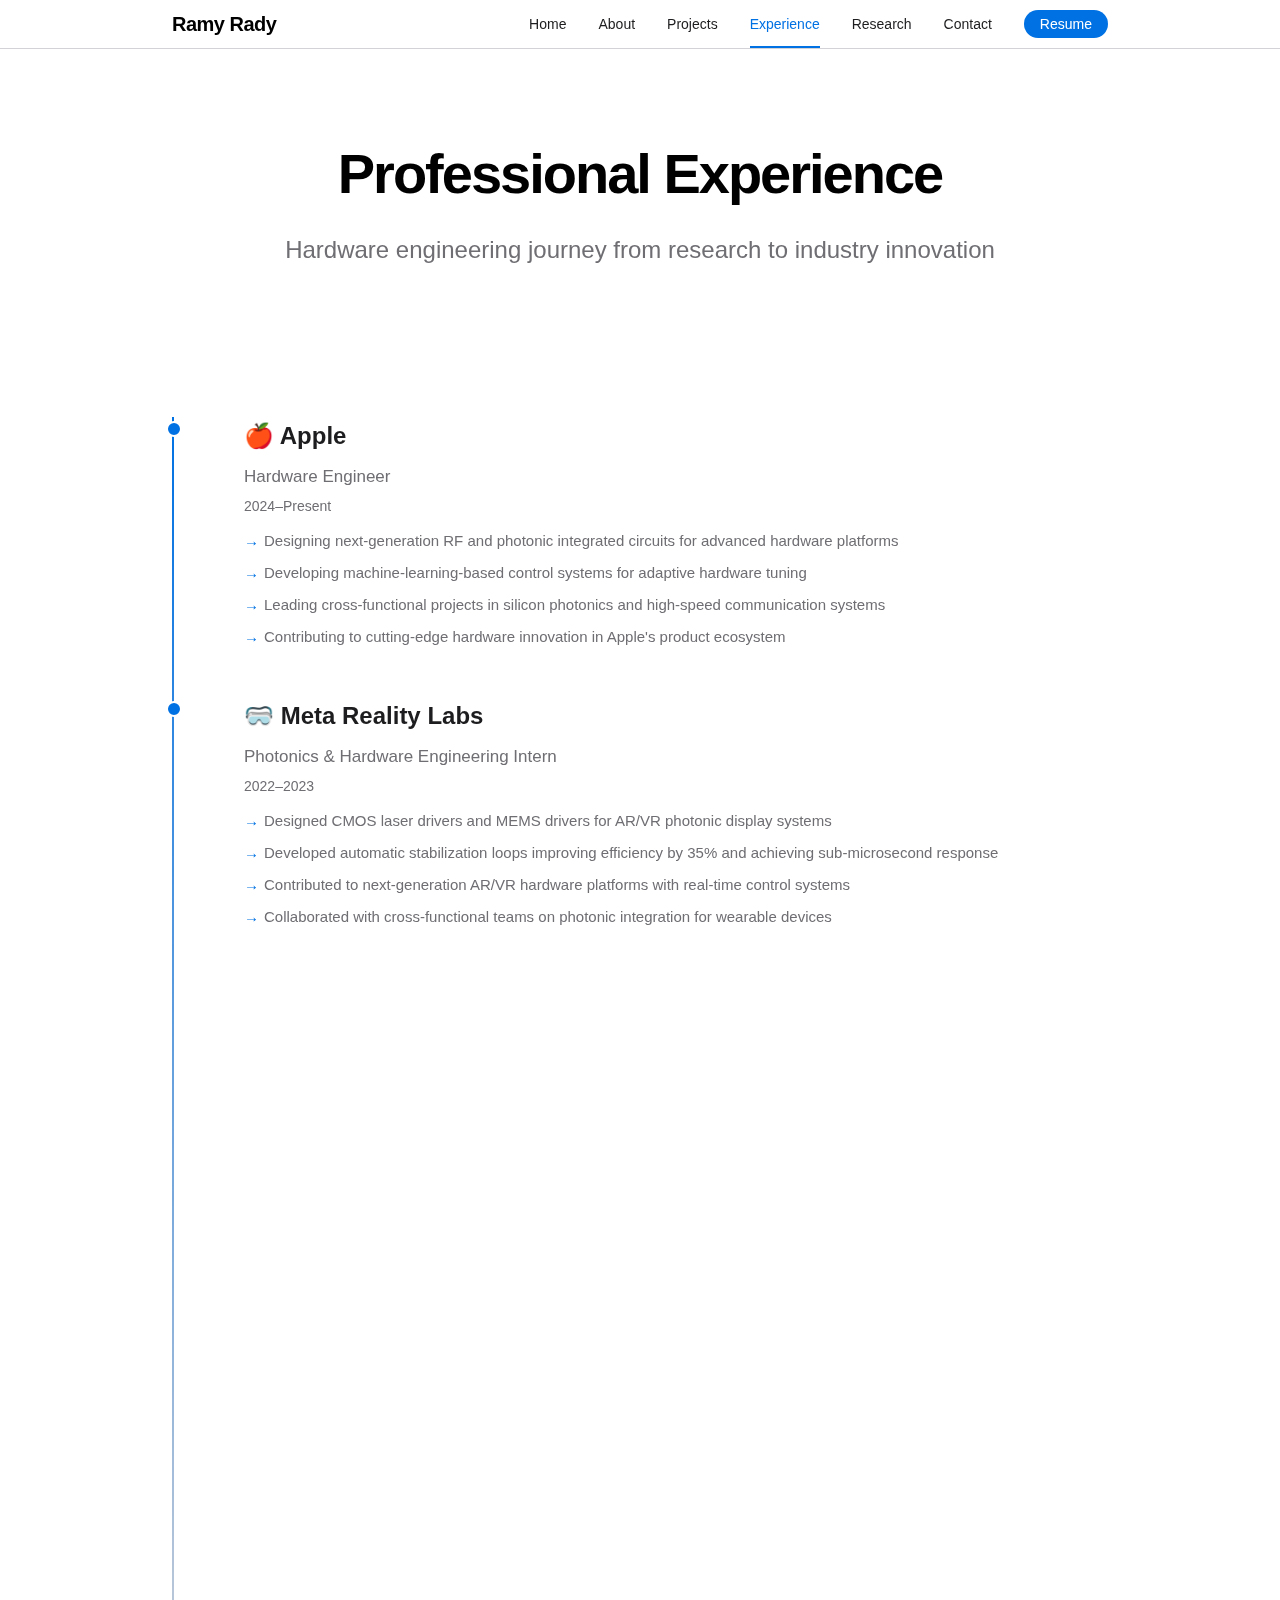
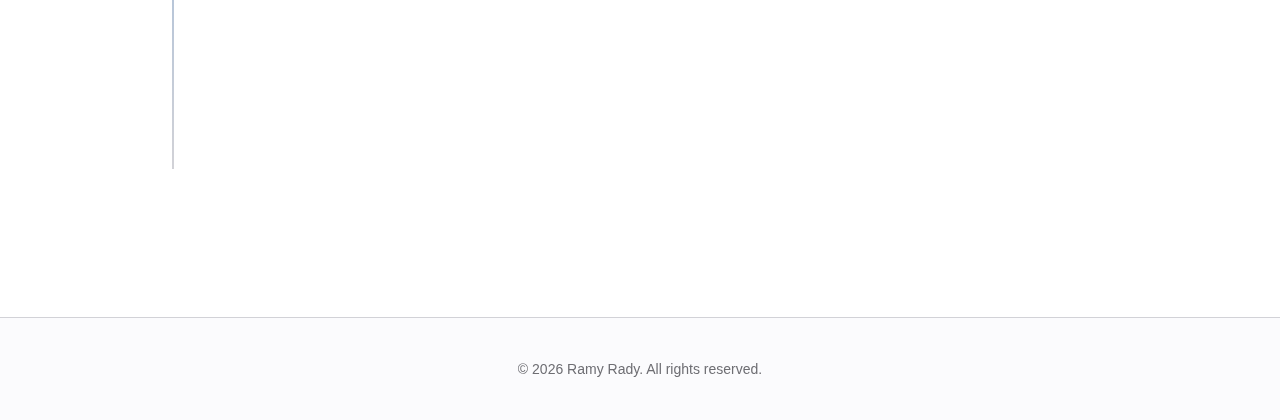
<file: experience.html>
<!DOCTYPE html>
<html lang="en">
<head>
    <meta charset="UTF-8">
    <meta name="viewport" content="width=device-width, initial-scale=1.0">
    <meta name="description" content="Professional experience timeline of Dr. Ramy Rady - Hardware Engineer at Apple with experience at Meta Reality Labs, Qualcomm, and Fraunhofer Institute">
    <meta name="keywords" content="Hardware Engineer Apple, Meta Reality Labs, Qualcomm RF IC, Fraunhofer Institute, Texas A&M PhD">
    <title>Experience - Dr. Ramy Rady</title>
    <link rel="stylesheet" href="styles.css">
</head>
<body>
    <!-- Navigation -->
    <nav class="navbar">
        <div class="nav-container">
            <a href="index.html" class="nav-logo">Ramy Rady</a>
            <button class="nav-toggle" aria-label="Toggle navigation">
                <span></span>
                <span></span>
                <span></span>
            </button>
            <ul class="nav-menu">
                <li><a href="index.html" class="nav-link">Home</a></li>
                <li><a href="about.html" class="nav-link">About</a></li>
                <li><a href="projects.html" class="nav-link">Projects</a></li>
                <li><a href="experience.html" class="nav-link active">Experience</a></li>
                <li><a href="research.html" class="nav-link">Research</a></li>
                <li><a href="contact.html" class="nav-link">Contact</a></li>
                <li><a href="assets/Ramy_Rady_CV.pdf" class="nav-link btn-resume" download>Resume</a></li>
            </ul>
        </div>
    </nav>

    <!-- Page Header -->
    <section class="page-header">
        <div class="container">
            <h1 class="fade-in">Professional Experience</h1>
            <p class="page-subtitle fade-in">Hardware engineering journey from research to industry innovation</p>
        </div>
    </section>

    <!-- Experience Timeline -->
    <section class="about-section">
        <div class="container">
            <div class="timeline">
                <!-- Apple -->
                <div class="timeline-entry fade-in">
                    <h3>🍎 Apple</h3>
                    <p class="role">Hardware Engineer</p>
                    <p class="date">2024–Present</p>
                    <ul>
                        <li>Designing next-generation RF and photonic integrated circuits for advanced hardware platforms</li>
                        <li>Developing machine-learning-based control systems for adaptive hardware tuning</li>
                        <li>Leading cross-functional projects in silicon photonics and high-speed communication systems</li>
                        <li>Contributing to cutting-edge hardware innovation in Apple's product ecosystem</li>
                    </ul>
                </div>

                <!-- Meta Reality Labs -->
                <div class="timeline-entry fade-in">
                    <h3>🥽 Meta Reality Labs</h3>
                    <p class="role">Photonics & Hardware Engineering Intern</p>
                    <p class="date">2022–2023</p>
                    <ul>
                        <li>Designed CMOS laser drivers and MEMS drivers for AR/VR photonic display systems</li>
                        <li>Developed automatic stabilization loops improving efficiency by 35% and achieving sub-microsecond response</li>
                        <li>Contributed to next-generation AR/VR hardware platforms with real-time control systems</li>
                        <li>Collaborated with cross-functional teams on photonic integration for wearable devices</li>
                    </ul>
                </div>

                <!-- Qualcomm -->
                <div class="timeline-entry fade-in">
                    <h3>📱 Qualcomm</h3>
                    <p class="role">RF IC Design Engineering Intern</p>
                    <p class="date">2021</p>
                    <ul>
                        <li>Designed RF integrated circuits for 5G wireless communication systems</li>
                        <li>Developed low-power RF transmitter architectures with switched-capacitor DC-DC converters</li>
                        <li>Optimized power efficiency achieving 70% power reduction in short-range wireless applications</li>
                        <li>Contributed to next-generation wireless SoC development</li>
                    </ul>
                </div>

                <!-- Fraunhofer Institute -->
                <div class="timeline-entry fade-in">
                    <h3>🔬 Fraunhofer Institute</h3>
                    <p class="role">Integrated Circuits R&D Intern</p>
                    <p class="date">2020</p>
                    <ul>
                        <li>Conducted research on high-speed optical receiver front-ends for data communication</li>
                        <li>Designed ultra-low-power CMOS circuits achieving 50% power savings</li>
                        <li>Developed novel circuit topologies for high-bandwidth optical receivers (100+ Gb/s)</li>
                        <li>Published research findings in peer-reviewed conferences</li>
                    </ul>
                </div>

                <!-- Texas A&M University -->
                <div class="timeline-entry fade-in">
                    <h3>🎓 Texas A&M University</h3>
                    <p class="role">PhD in Electrical Engineering</p>
                    <p class="date">2019–2024</p>
                    <ul>
                        <li>Dissertation: Machine-learning-driven control systems for silicon photonic filters</li>
                        <li>Developed automatic tuning algorithms achieving 10× faster tuning and >40dB jammer rejection</li>
                        <li>Published 8+ peer-reviewed papers in top-tier journals and conferences</li>
                        <li>Received Outstanding Research Award and multiple graduate fellowships</li>
                    </ul>
                </div>
            </div>
        </div>
    </section>

    <!-- Footer -->
    <footer class="footer">
        <div class="container">
            <p>&copy; 2026 Ramy Rady. All rights reserved.</p>
        </div>
    </footer>

    <script src="script.js"></script>
</body>
</html>
</file>
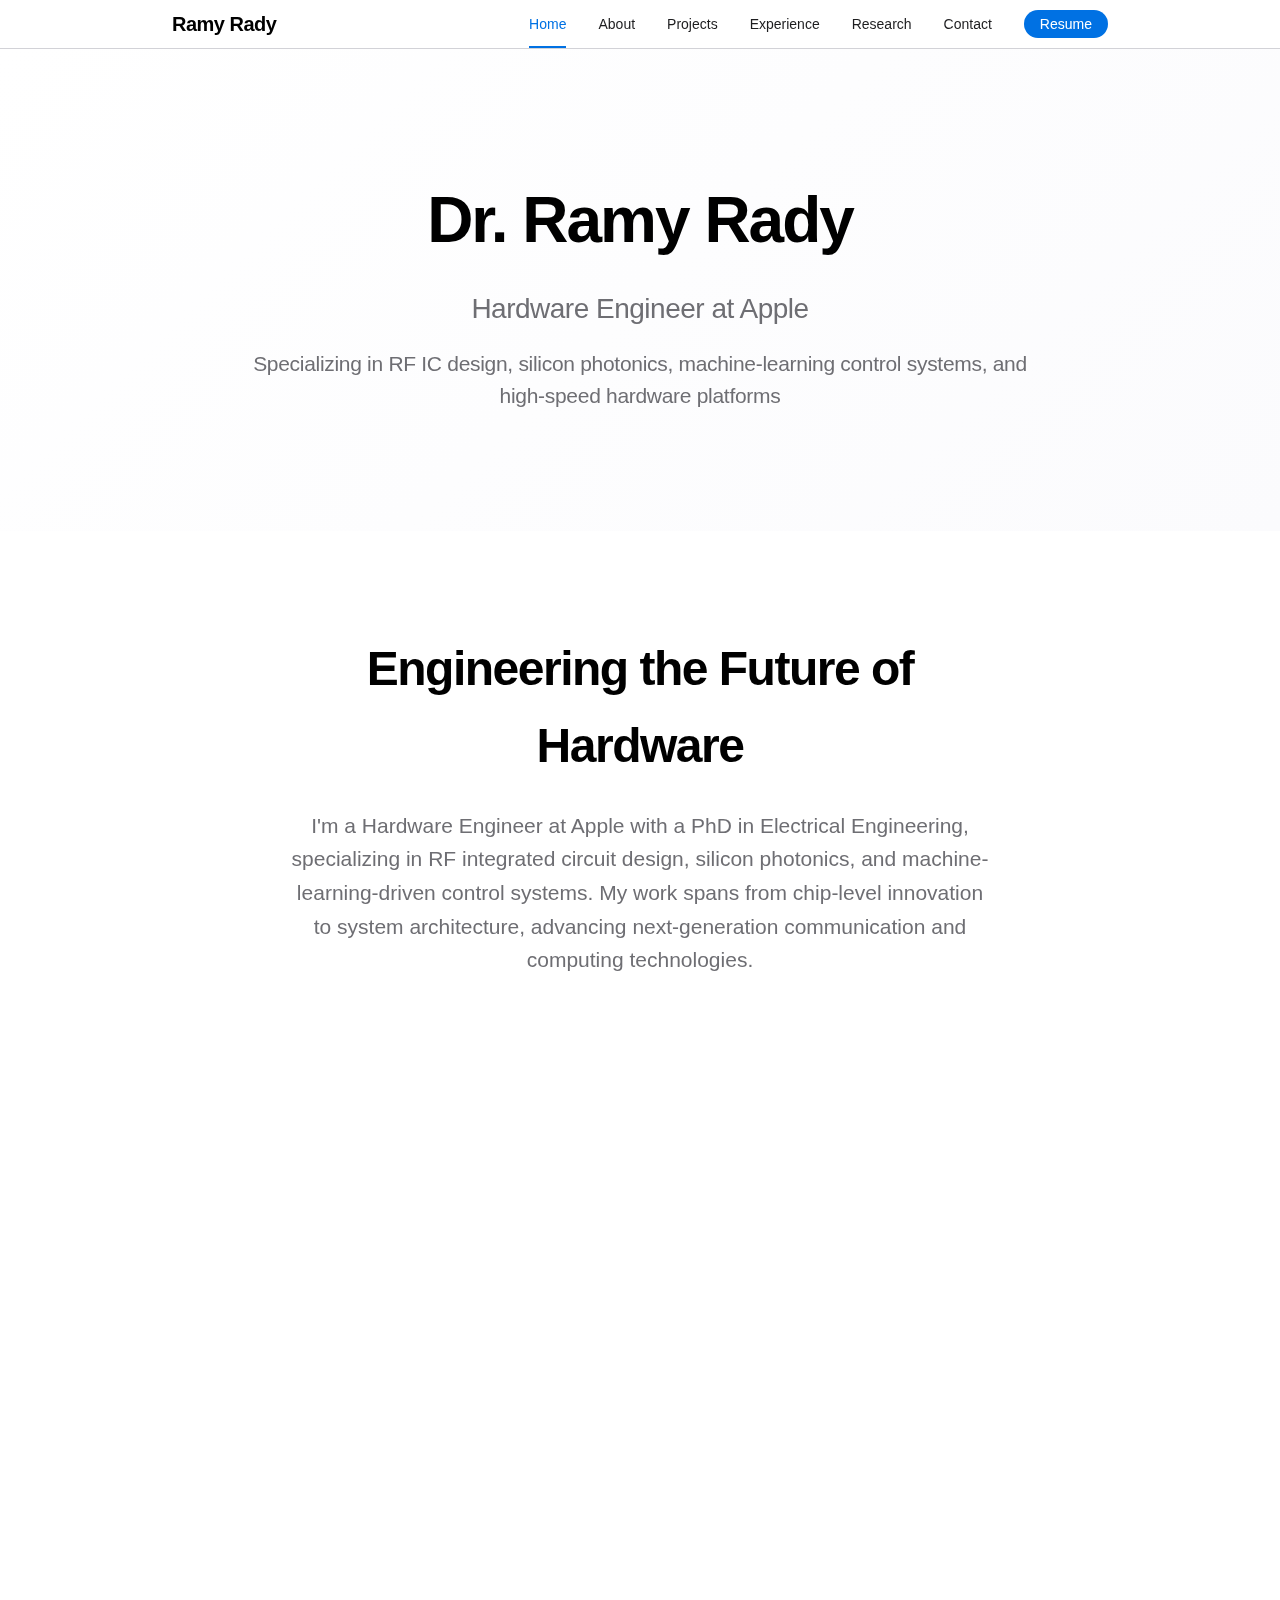
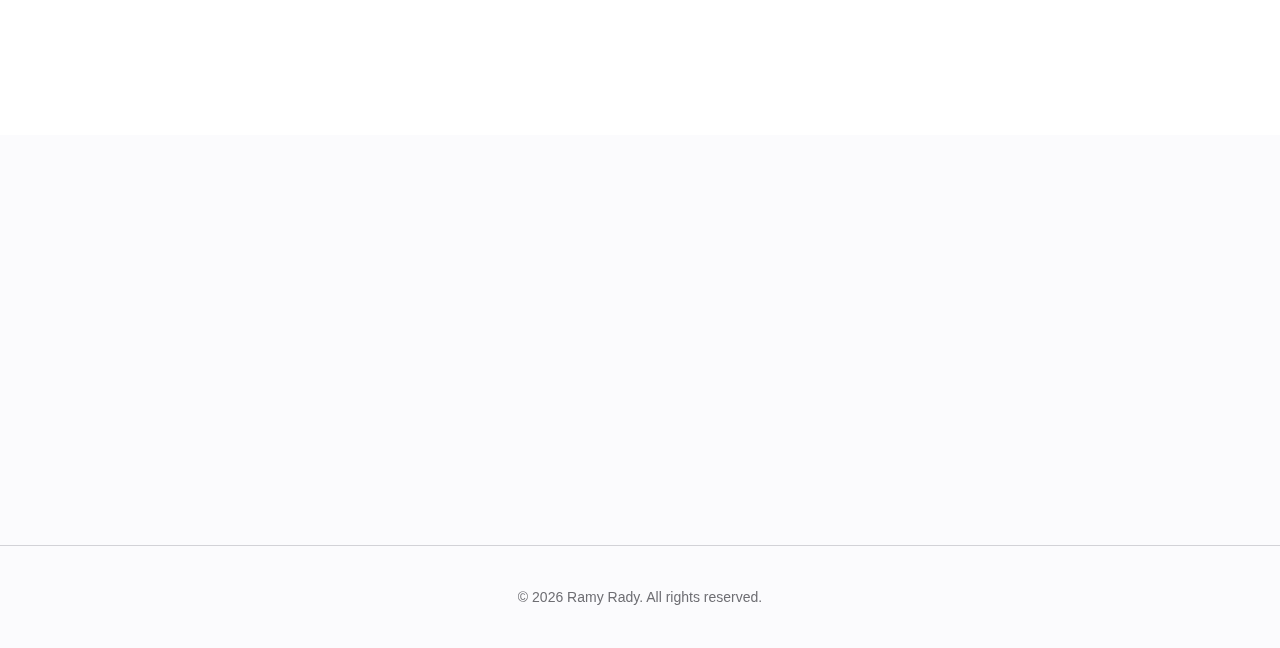
<file: index-old.html>
<!DOCTYPE html>
<html lang="en">
<head>
    <meta charset="UTF-8">
    <meta name="viewport" content="width=device-width, initial-scale=1.0">
    <meta name="description" content="Dr. Ramy Rady - Hardware Engineer at Apple specializing in RF IC design, silicon photonics, machine-learning control systems, and high-speed communication platforms">
    <meta name="keywords" content="Hardware Engineer Apple, RF IC Design Engineer, Silicon Photonics Engineer, Analog Mixed Signal IC Designer, Machine Learning Hardware Control, High-Speed Communication Systems, PhD Electrical Engineering">
    <meta name="author" content="Ramy Rady">
    <title>Dr. Ramy Rady - Hardware Engineer at Apple | RF IC & Silicon Photonics</title>
    
    <!-- Open Graph / Social Media -->
    <meta property="og:type" content="website">
    <meta property="og:title" content="Dr. Ramy Rady - Hardware Engineer at Apple">
    <meta property="og:description" content="Hardware Engineer specializing in RF IC design, silicon photonics, and machine-learning control systems">
    <meta property="og:url" content="https://ramyrady.github.io">
    
    <!-- Structured Data (JSON-LD) -->
    <script type="application/ld+json">
    {
      "@context": "https://schema.org",
      "@type": "Person",
      "name": "Ramy Rady",
      "jobTitle": "Hardware Engineer",
      "worksFor": {
        "@type": "Organization",
        "name": "Apple"
      },
      "email": "engramyrady@gmail.com",
      "url": "https://ramyrady.github.io",
      "sameAs": [
        "https://www.linkedin.com/in/ramy-rady/",
        "https://scholar.google.com/citations?hl=en&user=sBTMlW4AAAAJ"
      ],
      "alumniOf": {
        "@type": "Organization",
        "name": "Texas A&M University"
      },
      "knowsAbout": [
        "RF IC Design",
        "Silicon Photonics",
        "Machine Learning for Hardware",
        "High-Speed Communication Systems",
        "Analog Mixed-Signal IC Design"
      ]
    }
    </script>
    
    <link rel="stylesheet" href="styles.css">
</head>
<body>
    <!-- Navigation -->
    <nav class="navbar">
        <div class="nav-container">
            <a href="index.html" class="nav-logo">Ramy Rady</a>
            <button class="nav-toggle" aria-label="Toggle navigation">
                <span></span>
                <span></span>
                <span></span>
            </button>
            <ul class="nav-menu">
                <li><a href="index.html" class="nav-link active">Home</a></li>
                <li><a href="about.html" class="nav-link">About</a></li>
                <li><a href="projects.html" class="nav-link">Projects</a></li>
                <li><a href="experience.html" class="nav-link">Experience</a></li>
                <li><a href="research.html" class="nav-link">Research</a></li>
                <li><a href="contact.html" class="nav-link">Contact</a></li>
                <li><a href="resume.html" class="nav-link btn-resume">Resume</a></li>
            </ul>
        </div>
    </nav>

    <!-- Hero Section -->
    <section class="hero">
        <div class="container">
            <h1 class="hero-title fade-in">Dr. Ramy Rady</h1>
            <p class="hero-subtitle fade-in">Hardware Engineer at Apple</p>
            <p class="hero-description fade-in">
                Specializing in RF IC design, silicon photonics, machine-learning control systems, 
                and high-speed hardware platforms
            </p>
        </div>
    </section>

    <!-- Intro Section -->
    <section class="intro">
        <div class="container">
            <div class="intro-content fade-in">
                <h2>Engineering the Future of Hardware</h2>
                <p>I'm a Hardware Engineer at Apple with a PhD in Electrical Engineering, specializing in RF integrated circuit design, silicon photonics, and machine-learning-driven control systems. My work spans from chip-level innovation to system architecture, advancing next-generation communication and computing technologies.</p>
            </div>
            
            <!-- Resume Card -->
            <div class="resume-card fade-in">
                <div class="resume-icon">📄</div>
                <h3>Download Resume</h3>
                <p class="resume-date">Last updated April 2024</p>
                <a href="assets/Ramy_Rady_CV.pdf" class="btn" download>
                    Download PDF
                </a>
            </div>
            
            <!-- Contact Block -->
            <div class="contact-methods fade-in">
                <div class="contact-method">
                    <h3>📧 Email</h3>
                    <a href="mailto:engramyrady@gmail.com">engramyrady@gmail.com</a>
                </div>
                
                <div class="contact-method">
                    <h3>💼 LinkedIn</h3>
                    <a href="https://www.linkedin.com/in/ramy-rady/" target="_blank" rel="noopener">
                        Connect on LinkedIn
                    </a>
                </div>
                
                <div class="contact-method">
                    <h3>🎓 Google Scholar</h3>
                    <a href="https://scholar.google.com/citations?hl=en&user=sBTMlW4AAAAJ" target="_blank" rel="noopener">
                        View Publications
                    </a>
                </div>
            </div>
        </div>
    </section>

    <!-- CTA Section -->
    <section class="cta">
        <div class="container">
            <div class="cta-content fade-in">
                <h2>Let's collaborate</h2>
                <p>Interested in RF IC design, silicon photonics, or intelligent hardware systems? Let's connect.</p>
                <a href="contact.html" class="btn">Get in touch</a>
            </div>
        </div>
    </section>

    <!-- Footer -->
    <footer class="footer">
        <div class="container">
            <p>&copy; 2026 Ramy Rady. All rights reserved.</p>
        </div>
    </footer>

    <script src="script.js"></script>
</body>
</html>
</file>
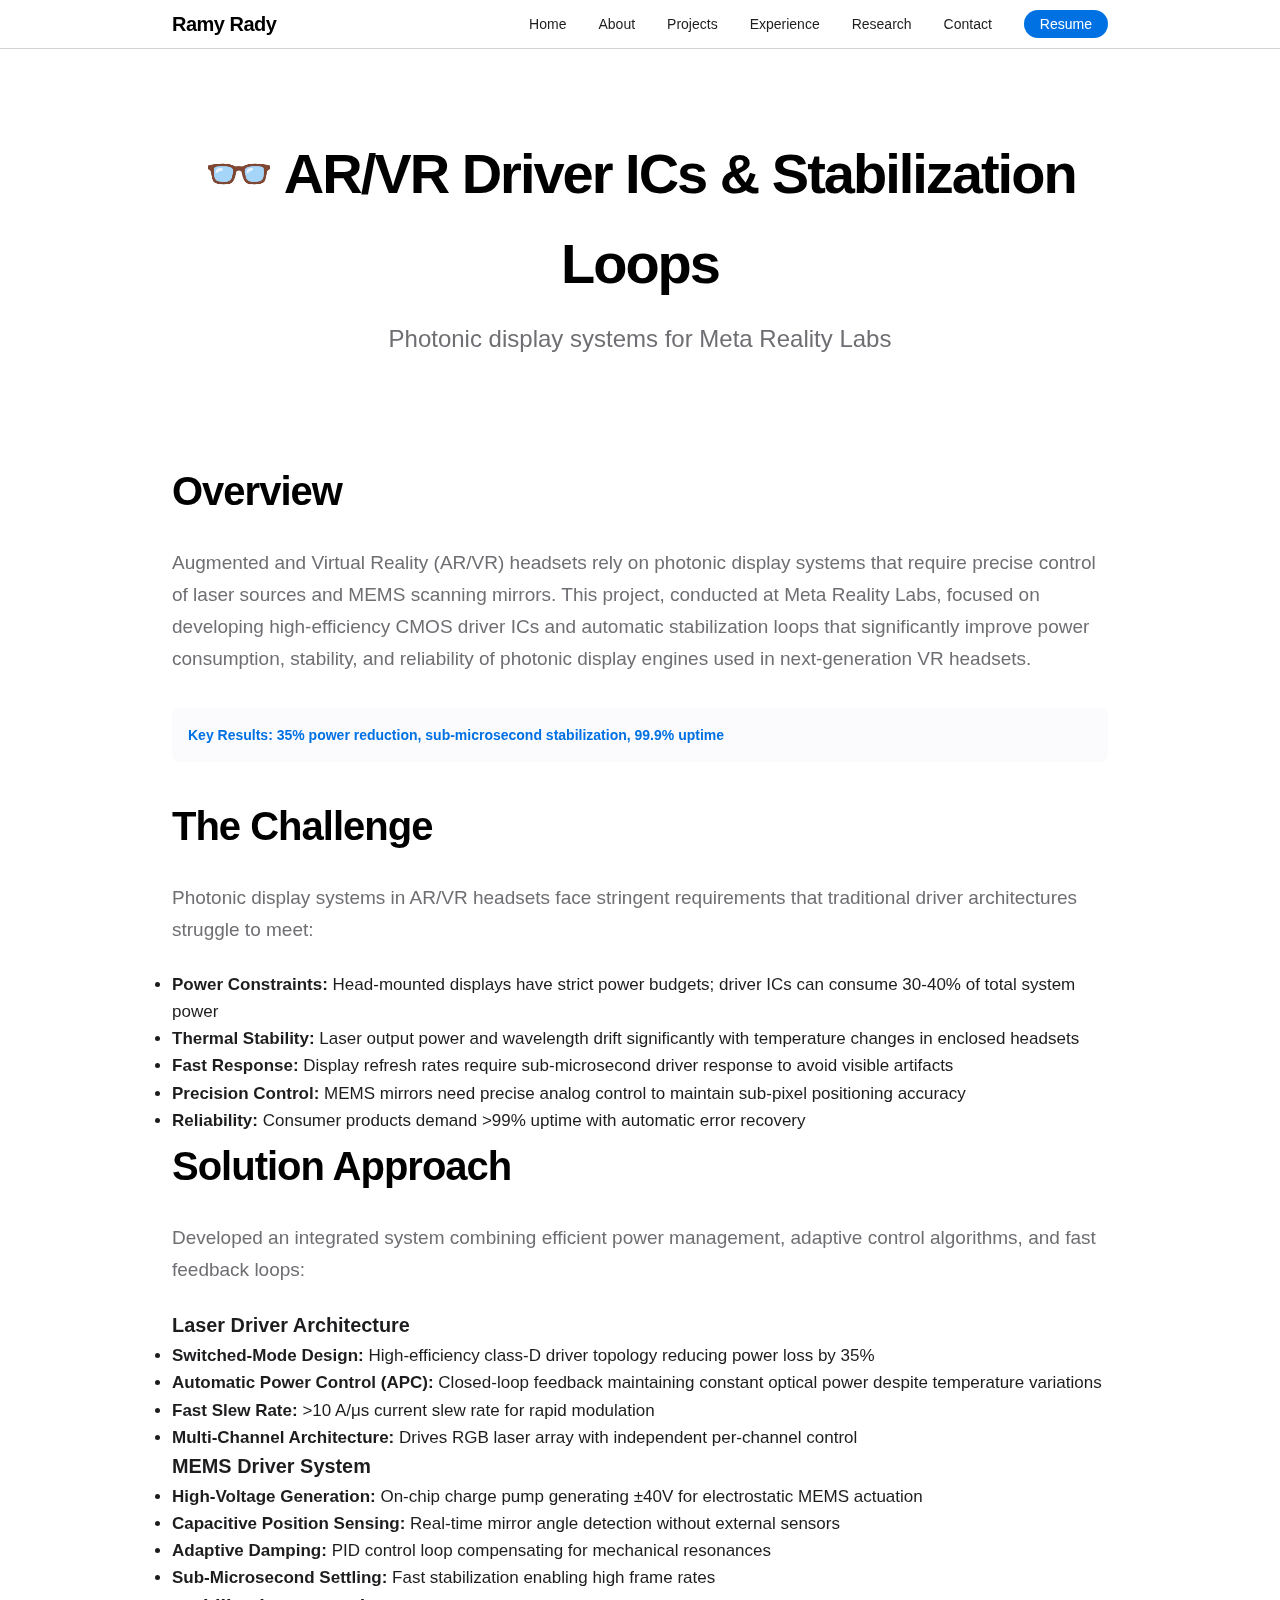
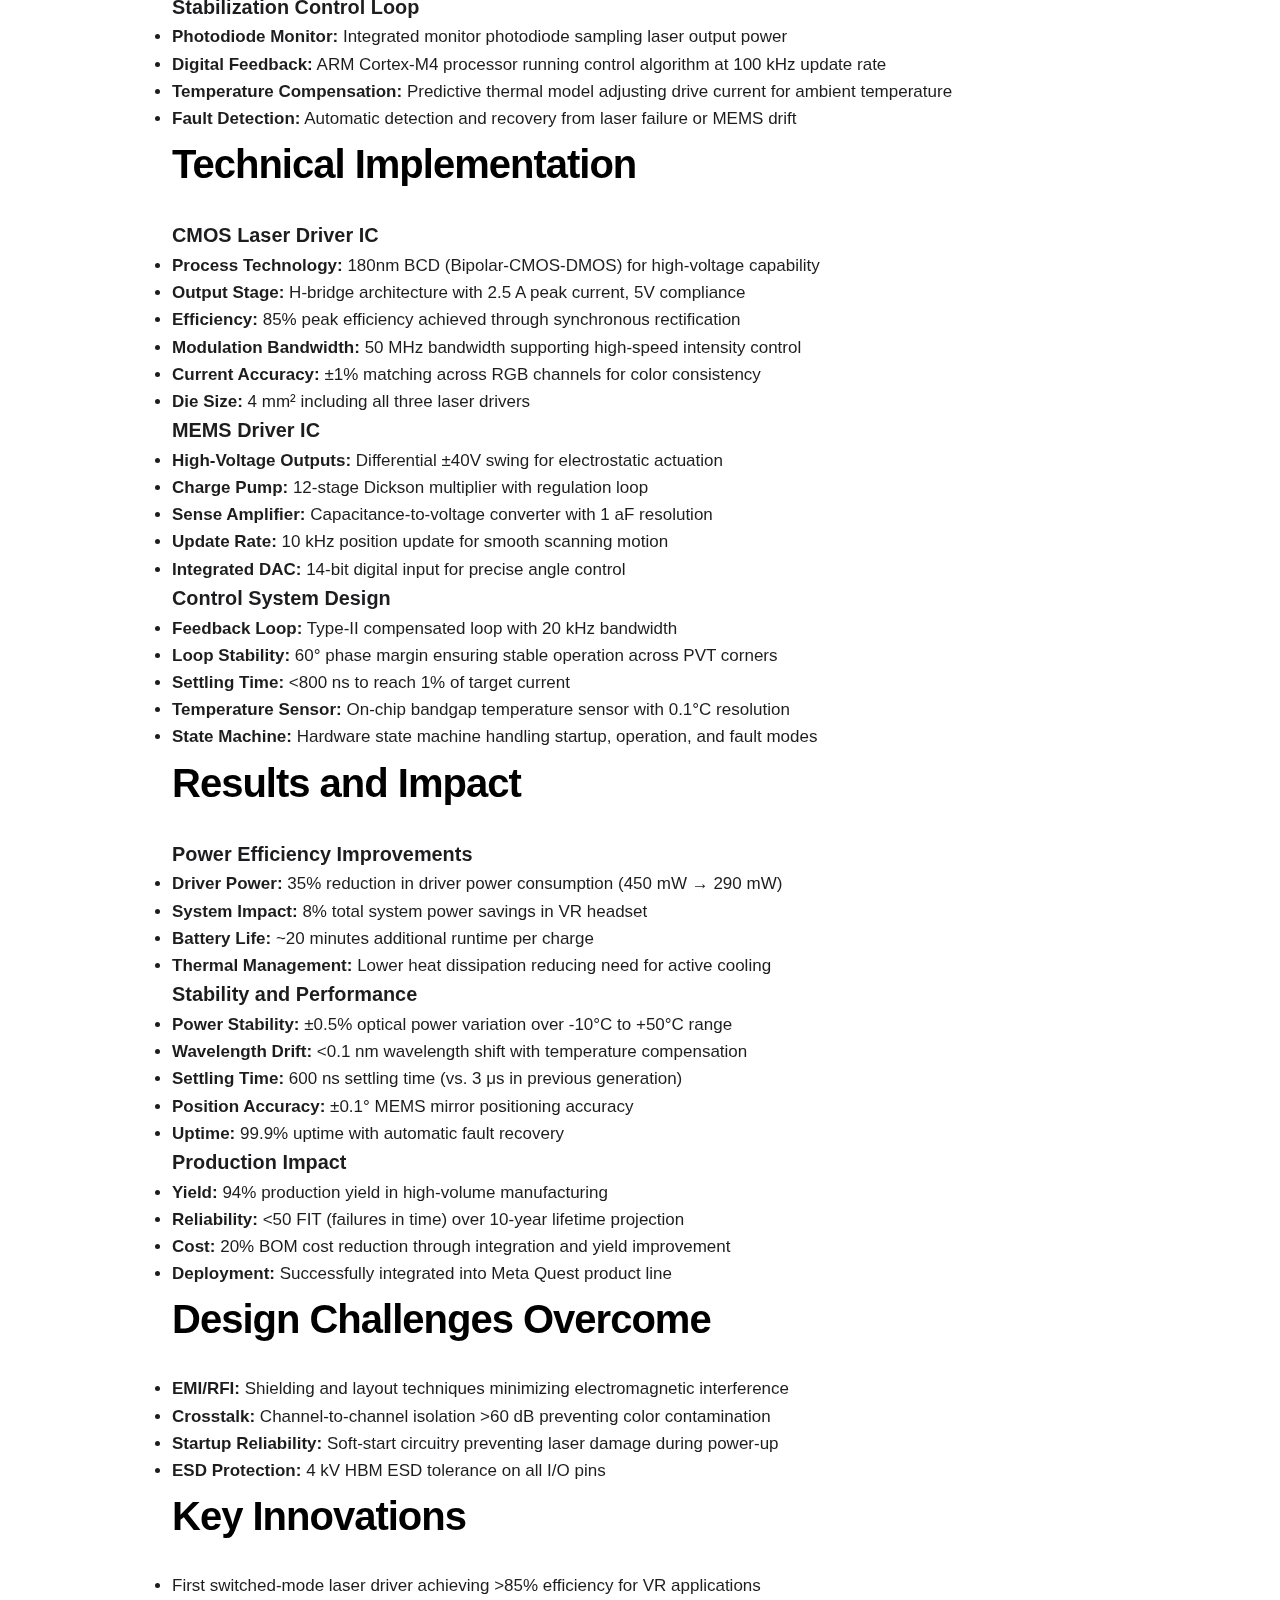
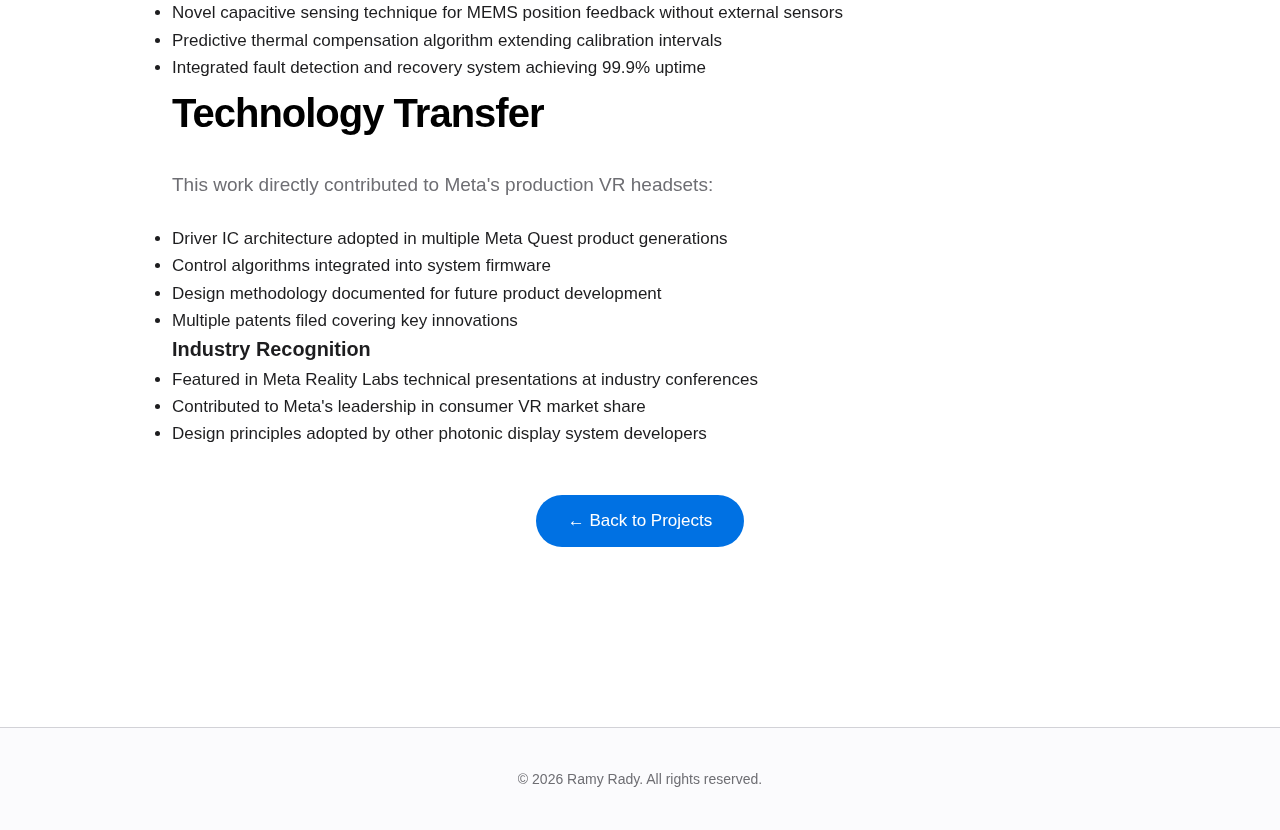
<file: project-arvr-drivers.html>
<!DOCTYPE html>
<html lang="en">
<head>
    <meta charset="UTF-8">
    <meta name="viewport" content="width=device-width, initial-scale=1.0">
    <meta name="description" content="Case study: AR/VR Driver ICs & Stabilization Loops">
    <title>AR/VR Driver ICs - Dr. Ramy Rady</title>
    <link rel="stylesheet" href="styles.css">
</head>
<body>
    <!-- Navigation -->
    <nav class="navbar">
        <div class="nav-container">
            <a href="index.html" class="nav-logo">Ramy Rady</a>
            <button class="nav-toggle" aria-label="Toggle navigation">
                <span></span>
                <span></span>
                <span></span>
            </button>
            <ul class="nav-menu">
                <li><a href="index.html" class="nav-link">Home</a></li>
                <li><a href="about.html" class="nav-link">About</a></li>
                <li><a href="projects.html" class="nav-link">Projects</a></li>
                <li><a href="experience.html" class="nav-link">Experience</a></li>
                <li><a href="research.html" class="nav-link">Research</a></li>
                <li><a href="contact.html" class="nav-link">Contact</a></li>
                <li><a href="assets/Ramy_Rady_CV.pdf" class="nav-link btn-resume" download>Resume</a></li>
            </ul>
        </div>
    </nav>

    <!-- Page Header -->
    <section class="page-header">
        <div class="container">
            <h1 class="fade-in">👓 AR/VR Driver ICs & Stabilization Loops</h1>
            <p class="page-subtitle fade-in">Photonic display systems for Meta Reality Labs</p>
        </div>
    </section>

    <!-- Content -->
    <section class="about-section">
        <div class="container">
            <div class="about-content fade-in">
                <h2>Overview</h2>
                <p>Augmented and Virtual Reality (AR/VR) headsets rely on photonic display systems that require precise control of laser sources and MEMS scanning mirrors. This project, conducted at Meta Reality Labs, focused on developing high-efficiency CMOS driver ICs and automatic stabilization loops that significantly improve power consumption, stability, and reliability of photonic display engines used in next-generation VR headsets.</p>
                
                <div class="project-metrics" style="margin: 32px 0;">
                    <strong>Key Results:</strong> 35% power reduction, sub-microsecond stabilization, 99.9% uptime
                </div>

                <h2>The Challenge</h2>
                <p>Photonic display systems in AR/VR headsets face stringent requirements that traditional driver architectures struggle to meet:</p>
                <ul>
                    <li><strong>Power Constraints:</strong> Head-mounted displays have strict power budgets; driver ICs can consume 30-40% of total system power</li>
                    <li><strong>Thermal Stability:</strong> Laser output power and wavelength drift significantly with temperature changes in enclosed headsets</li>
                    <li><strong>Fast Response:</strong> Display refresh rates require sub-microsecond driver response to avoid visible artifacts</li>
                    <li><strong>Precision Control:</strong> MEMS mirrors need precise analog control to maintain sub-pixel positioning accuracy</li>
                    <li><strong>Reliability:</strong> Consumer products demand >99% uptime with automatic error recovery</li>
                </ul>

                <h2>Solution Approach</h2>
                <p>Developed an integrated system combining efficient power management, adaptive control algorithms, and fast feedback loops:</p>
                
                <h3>Laser Driver Architecture</h3>
                <ul>
                    <li><strong>Switched-Mode Design:</strong> High-efficiency class-D driver topology reducing power loss by 35%</li>
                    <li><strong>Automatic Power Control (APC):</strong> Closed-loop feedback maintaining constant optical power despite temperature variations</li>
                    <li><strong>Fast Slew Rate:</strong> >10 A/μs current slew rate for rapid modulation</li>
                    <li><strong>Multi-Channel Architecture:</strong> Drives RGB laser array with independent per-channel control</li>
                </ul>

                <h3>MEMS Driver System</h3>
                <ul>
                    <li><strong>High-Voltage Generation:</strong> On-chip charge pump generating ±40V for electrostatic MEMS actuation</li>
                    <li><strong>Capacitive Position Sensing:</strong> Real-time mirror angle detection without external sensors</li>
                    <li><strong>Adaptive Damping:</strong> PID control loop compensating for mechanical resonances</li>
                    <li><strong>Sub-Microsecond Settling:</strong> Fast stabilization enabling high frame rates</li>
                </ul>

                <h3>Stabilization Control Loop</h3>
                <ul>
                    <li><strong>Photodiode Monitor:</strong> Integrated monitor photodiode sampling laser output power</li>
                    <li><strong>Digital Feedback:</strong> ARM Cortex-M4 processor running control algorithm at 100 kHz update rate</li>
                    <li><strong>Temperature Compensation:</strong> Predictive thermal model adjusting drive current for ambient temperature</li>
                    <li><strong>Fault Detection:</strong> Automatic detection and recovery from laser failure or MEMS drift</li>
                </ul>

                <h2>Technical Implementation</h2>
                
                <h3>CMOS Laser Driver IC</h3>
                <ul>
                    <li><strong>Process Technology:</strong> 180nm BCD (Bipolar-CMOS-DMOS) for high-voltage capability</li>
                    <li><strong>Output Stage:</strong> H-bridge architecture with 2.5 A peak current, 5V compliance</li>
                    <li><strong>Efficiency:</strong> 85% peak efficiency achieved through synchronous rectification</li>
                    <li><strong>Modulation Bandwidth:</strong> 50 MHz bandwidth supporting high-speed intensity control</li>
                    <li><strong>Current Accuracy:</strong> ±1% matching across RGB channels for color consistency</li>
                    <li><strong>Die Size:</strong> 4 mm² including all three laser drivers</li>
                </ul>

                <h3>MEMS Driver IC</h3>
                <ul>
                    <li><strong>High-Voltage Outputs:</strong> Differential ±40V swing for electrostatic actuation</li>
                    <li><strong>Charge Pump:</strong> 12-stage Dickson multiplier with regulation loop</li>
                    <li><strong>Sense Amplifier:</strong> Capacitance-to-voltage converter with 1 aF resolution</li>
                    <li><strong>Update Rate:</strong> 10 kHz position update for smooth scanning motion</li>
                    <li><strong>Integrated DAC:</strong> 14-bit digital input for precise angle control</li>
                </ul>

                <h3>Control System Design</h3>
                <ul>
                    <li><strong>Feedback Loop:</strong> Type-II compensated loop with 20 kHz bandwidth</li>
                    <li><strong>Loop Stability:</strong> 60° phase margin ensuring stable operation across PVT corners</li>
                    <li><strong>Settling Time:</strong> <800 ns to reach 1% of target current</li>
                    <li><strong>Temperature Sensor:</strong> On-chip bandgap temperature sensor with 0.1°C resolution</li>
                    <li><strong>State Machine:</strong> Hardware state machine handling startup, operation, and fault modes</li>
                </ul>

                <h2>Results and Impact</h2>
                
                <h3>Power Efficiency Improvements</h3>
                <ul>
                    <li><strong>Driver Power:</strong> 35% reduction in driver power consumption (450 mW → 290 mW)</li>
                    <li><strong>System Impact:</strong> 8% total system power savings in VR headset</li>
                    <li><strong>Battery Life:</strong> ~20 minutes additional runtime per charge</li>
                    <li><strong>Thermal Management:</strong> Lower heat dissipation reducing need for active cooling</li>
                </ul>

                <h3>Stability and Performance</h3>
                <ul>
                    <li><strong>Power Stability:</strong> ±0.5% optical power variation over -10°C to +50°C range</li>
                    <li><strong>Wavelength Drift:</strong> <0.1 nm wavelength shift with temperature compensation</li>
                    <li><strong>Settling Time:</strong> 600 ns settling time (vs. 3 μs in previous generation)</li>
                    <li><strong>Position Accuracy:</strong> ±0.1° MEMS mirror positioning accuracy</li>
                    <li><strong>Uptime:</strong> 99.9% uptime with automatic fault recovery</li>
                </ul>

                <h3>Production Impact</h3>
                <ul>
                    <li><strong>Yield:</strong> 94% production yield in high-volume manufacturing</li>
                    <li><strong>Reliability:</strong> <50 FIT (failures in time) over 10-year lifetime projection</li>
                    <li><strong>Cost:</strong> 20% BOM cost reduction through integration and yield improvement</li>
                    <li><strong>Deployment:</strong> Successfully integrated into Meta Quest product line</li>
                </ul>

                <h2>Design Challenges Overcome</h2>
                <ul>
                    <li><strong>EMI/RFI:</strong> Shielding and layout techniques minimizing electromagnetic interference</li>
                    <li><strong>Crosstalk:</strong> Channel-to-channel isolation >60 dB preventing color contamination</li>
                    <li><strong>Startup Reliability:</strong> Soft-start circuitry preventing laser damage during power-up</li>
                    <li><strong>ESD Protection:</strong> 4 kV HBM ESD tolerance on all I/O pins</li>
                </ul>

                <h2>Key Innovations</h2>
                <ul>
                    <li>First switched-mode laser driver achieving >85% efficiency for VR applications</li>
                    <li>Novel capacitive sensing technique for MEMS position feedback without external sensors</li>
                    <li>Predictive thermal compensation algorithm extending calibration intervals</li>
                    <li>Integrated fault detection and recovery system achieving 99.9% uptime</li>
                </ul>

                <h2>Technology Transfer</h2>
                <p>This work directly contributed to Meta's production VR headsets:</p>
                <ul>
                    <li>Driver IC architecture adopted in multiple Meta Quest product generations</li>
                    <li>Control algorithms integrated into system firmware</li>
                    <li>Design methodology documented for future product development</li>
                    <li>Multiple patents filed covering key innovations</li>
                </ul>

                <h3>Industry Recognition</h3>
                <ul>
                    <li>Featured in Meta Reality Labs technical presentations at industry conferences</li>
                    <li>Contributed to Meta's leadership in consumer VR market share</li>
                    <li>Design principles adopted by other photonic display system developers</li>
                </ul>

                <div style="margin-top: 48px; text-align: center;">
                    <a href="projects.html" class="btn">← Back to Projects</a>
                </div>
            </div>
        </div>
    </section>

    <!-- Footer -->
    <footer class="footer">
        <div class="container">
            <p>&copy; 2026 Ramy Rady. All rights reserved.</p>
        </div>
    </footer>

    <script src="script.js"></script>
</body>
</html>
</file>
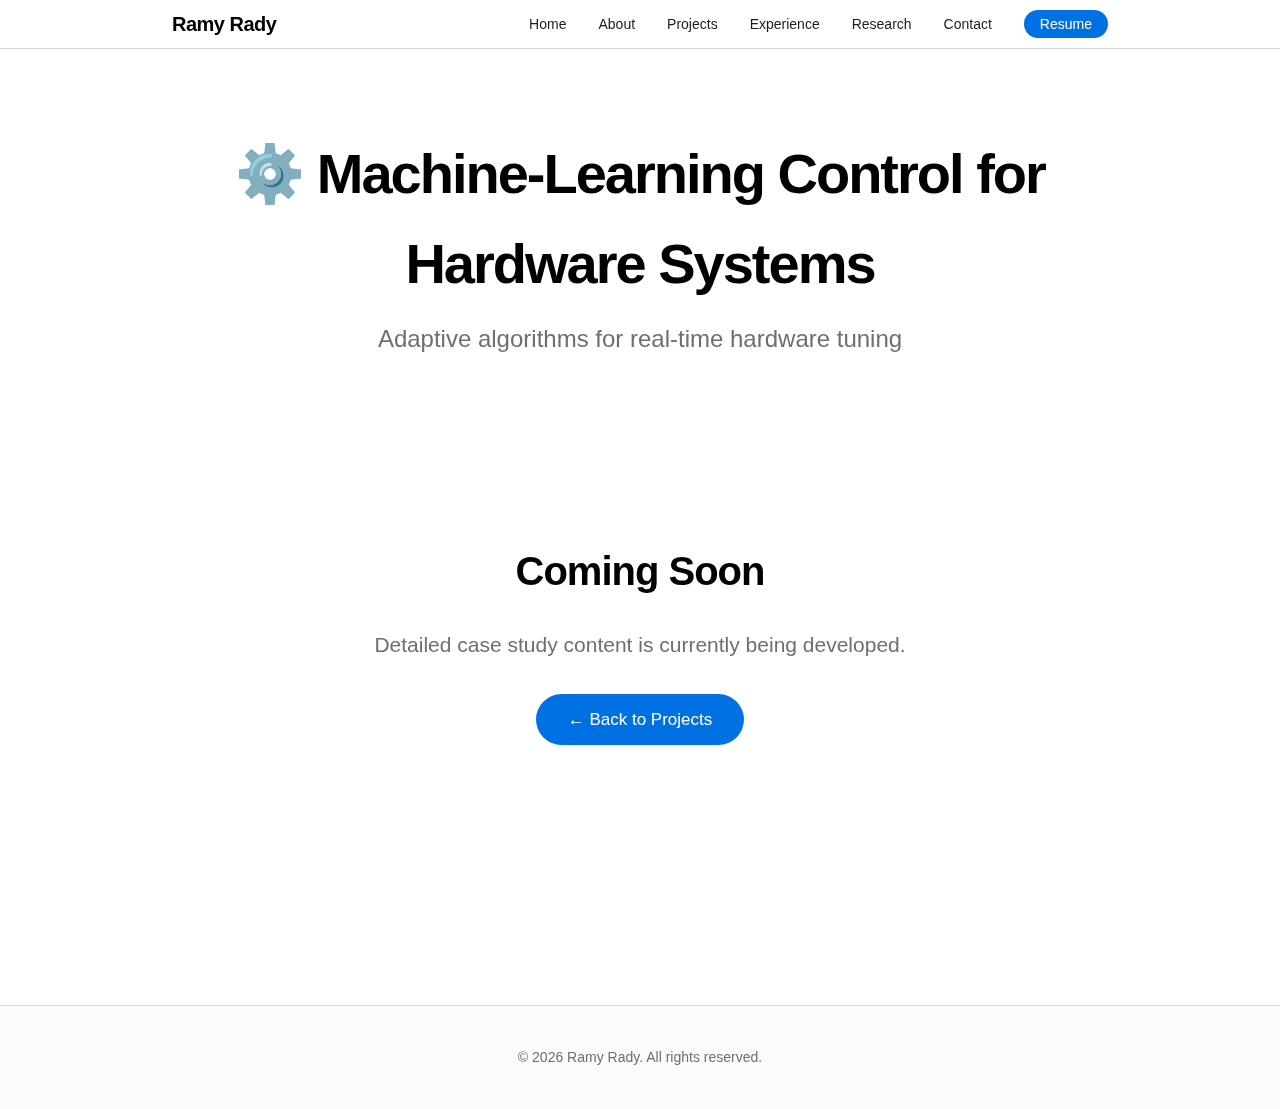
<file: project-ml-control.html>
<!DOCTYPE html>
<html lang="en">
<head>
    <meta charset="UTF-8">
    <meta name="viewport" content="width=device-width, initial-scale=1.0">
    <meta name="description" content="Case study: Machine-Learning Control for Hardware Systems">
    <title>ML Control Systems - Dr. Ramy Rady</title>
    <link rel="stylesheet" href="styles.css">
</head>
<body>
    <!-- Navigation -->
    <nav class="navbar">
        <div class="nav-container">
            <a href="index.html" class="nav-logo">Ramy Rady</a>
            <button class="nav-toggle" aria-label="Toggle navigation">
                <span></span>
                <span></span>
                <span></span>
            </button>
            <ul class="nav-menu">
                <li><a href="index.html" class="nav-link">Home</a></li>
                <li><a href="about.html" class="nav-link">About</a></li>
                <li><a href="projects.html" class="nav-link">Projects</a></li>
                <li><a href="experience.html" class="nav-link">Experience</a></li>
                <li><a href="research.html" class="nav-link">Research</a></li>
                <li><a href="contact.html" class="nav-link">Contact</a></li>
                <li><a href="assets/Ramy_Rady_CV.pdf" class="nav-link btn-resume" download>Resume</a></li>
            </ul>
        </div>
    </nav>

    <!-- Page Header -->
    <section class="page-header">
        <div class="container">
            <h1 class="fade-in">⚙️ Machine-Learning Control for Hardware Systems</h1>
            <p class="page-subtitle fade-in">Adaptive algorithms for real-time hardware tuning</p>
        </div>
    </section>

    <!-- Content -->
    <section class="about-section">
        <div class="container">
            <div class="about-content fade-in" style="text-align: center; padding: 80px 0;">
                <h2>Coming Soon</h2>
                <p style="font-size: 21px; margin-bottom: 32px;">Detailed case study content is currently being developed.</p>
                <a href="projects.html" class="btn">← Back to Projects</a>
            </div>
        </div>
    </section>

    <!-- Footer -->
    <footer class="footer">
        <div class="container">
            <p>&copy; 2026 Ramy Rady. All rights reserved.</p>
        </div>
    </footer>

    <script src="script.js"></script>
</body>
</html>
</file>
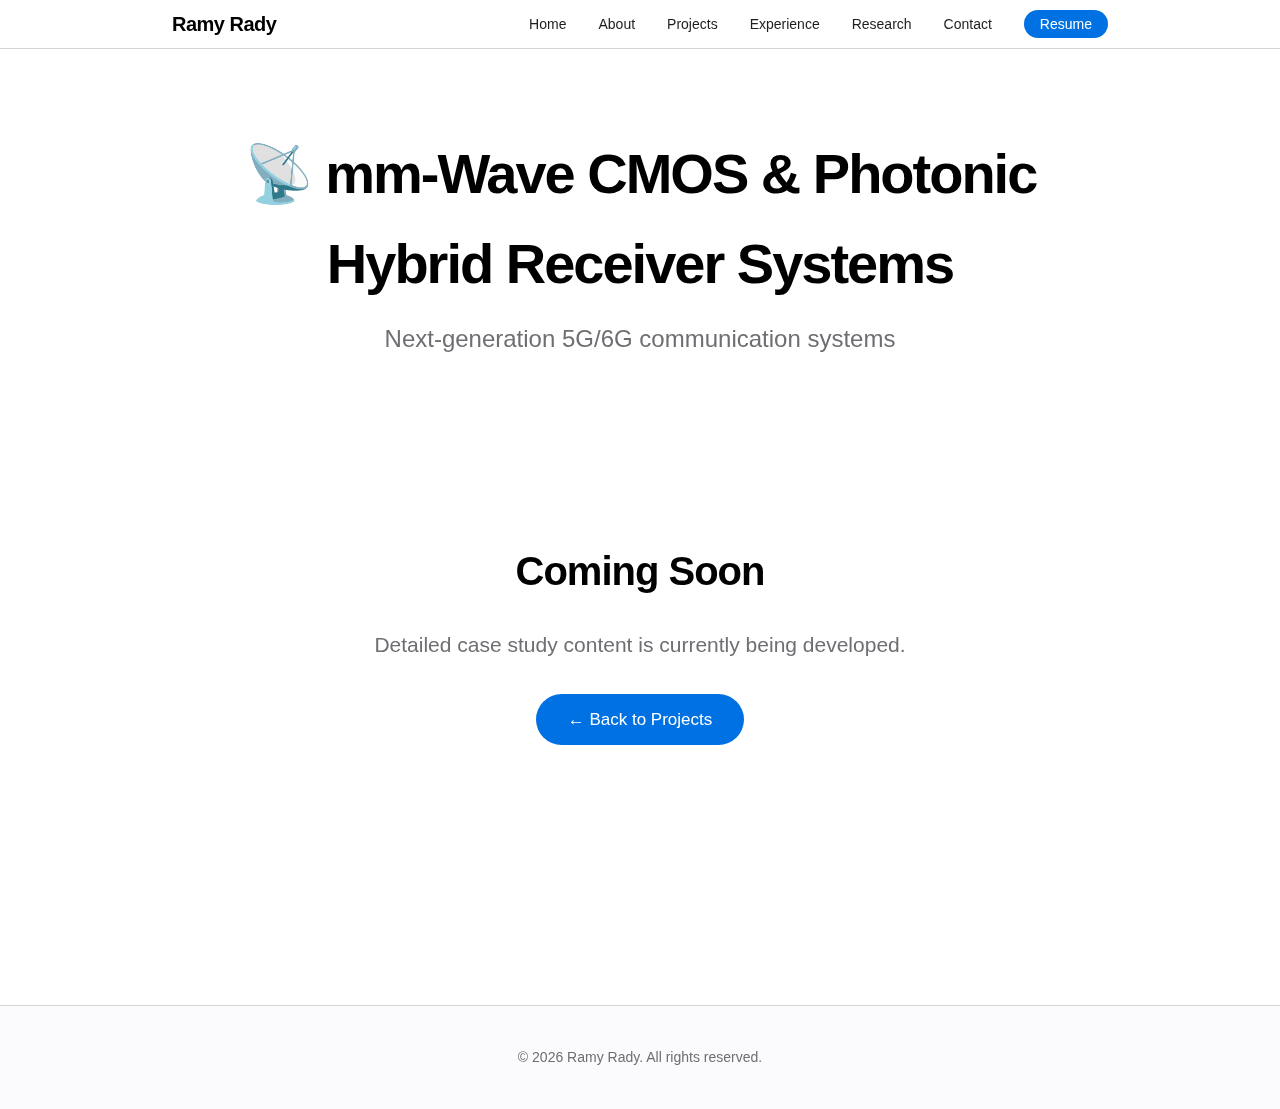
<file: project-mmwave-receivers.html>
<!DOCTYPE html>
<html lang="en">
<head>
    <meta charset="UTF-8">
    <meta name="viewport" content="width=device-width, initial-scale=1.0">
    <meta name="description" content="Case study: mm-Wave CMOS & Photonic Hybrid Receiver Systems">
    <title>mm-Wave Hybrid Receivers - Dr. Ramy Rady</title>
    <link rel="stylesheet" href="styles.css">
</head>
<body>
    <!-- Navigation -->
    <nav class="navbar">
        <div class="nav-container">
            <a href="index.html" class="nav-logo">Ramy Rady</a>
            <button class="nav-toggle" aria-label="Toggle navigation">
                <span></span>
                <span></span>
                <span></span>
            </button>
            <ul class="nav-menu">
                <li><a href="index.html" class="nav-link">Home</a></li>
                <li><a href="about.html" class="nav-link">About</a></li>
                <li><a href="projects.html" class="nav-link">Projects</a></li>
                <li><a href="experience.html" class="nav-link">Experience</a></li>
                <li><a href="research.html" class="nav-link">Research</a></li>
                <li><a href="contact.html" class="nav-link">Contact</a></li>
                <li><a href="assets/Ramy_Rady_CV.pdf" class="nav-link btn-resume" download>Resume</a></li>
            </ul>
        </div>
    </nav>

    <!-- Page Header -->
    <section class="page-header">
        <div class="container">
            <h1 class="fade-in">📡 mm-Wave CMOS & Photonic Hybrid Receiver Systems</h1>
            <p class="page-subtitle fade-in">Next-generation 5G/6G communication systems</p>
        </div>
    </section>

    <!-- Content -->
    <section class="about-section">
        <div class="container">
            <div class="about-content fade-in" style="text-align: center; padding: 80px 0;">
                <h2>Coming Soon</h2>
                <p style="font-size: 21px; margin-bottom: 32px;">Detailed case study content is currently being developed.</p>
                <a href="projects.html" class="btn">← Back to Projects</a>
            </div>
        </div>
    </section>

    <!-- Footer -->
    <footer class="footer">
        <div class="container">
            <p>&copy; 2026 Ramy Rady. All rights reserved.</p>
        </div>
    </footer>

    <script src="script.js"></script>
</body>
</html>
</file>
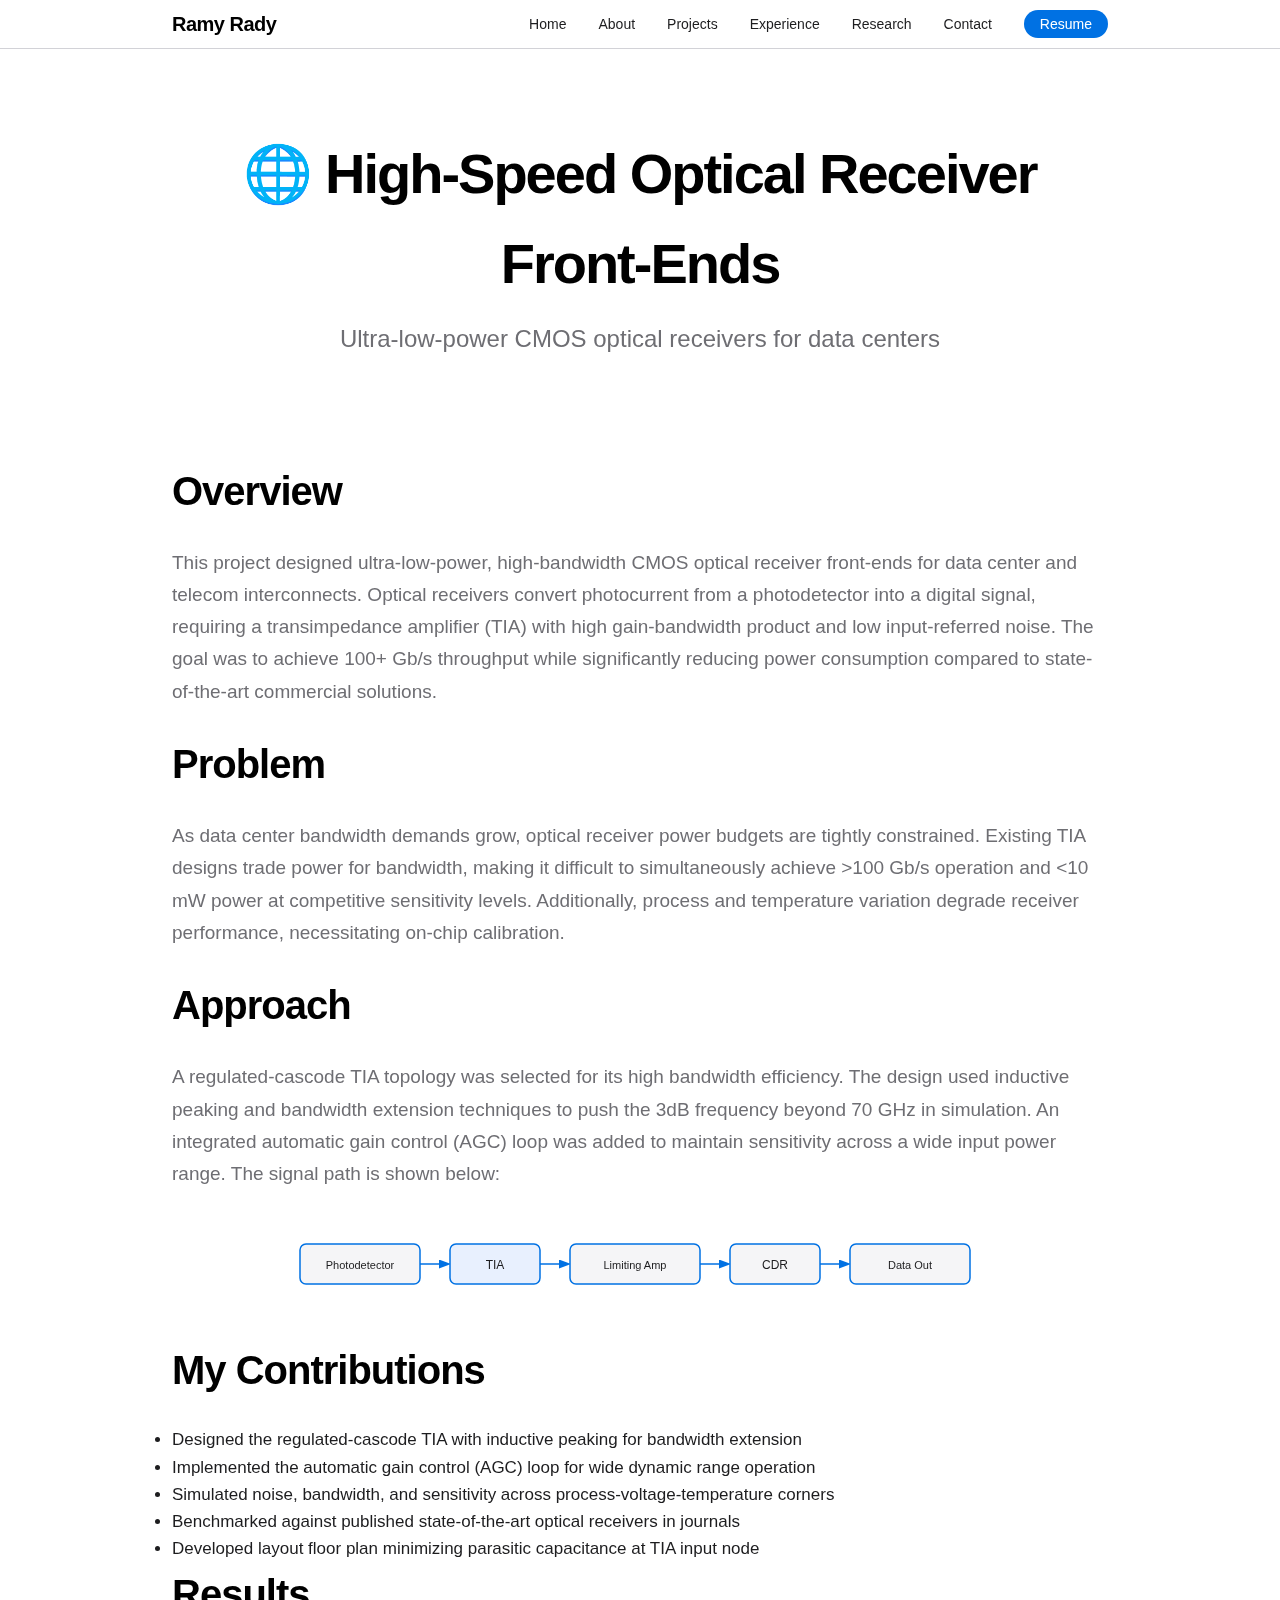
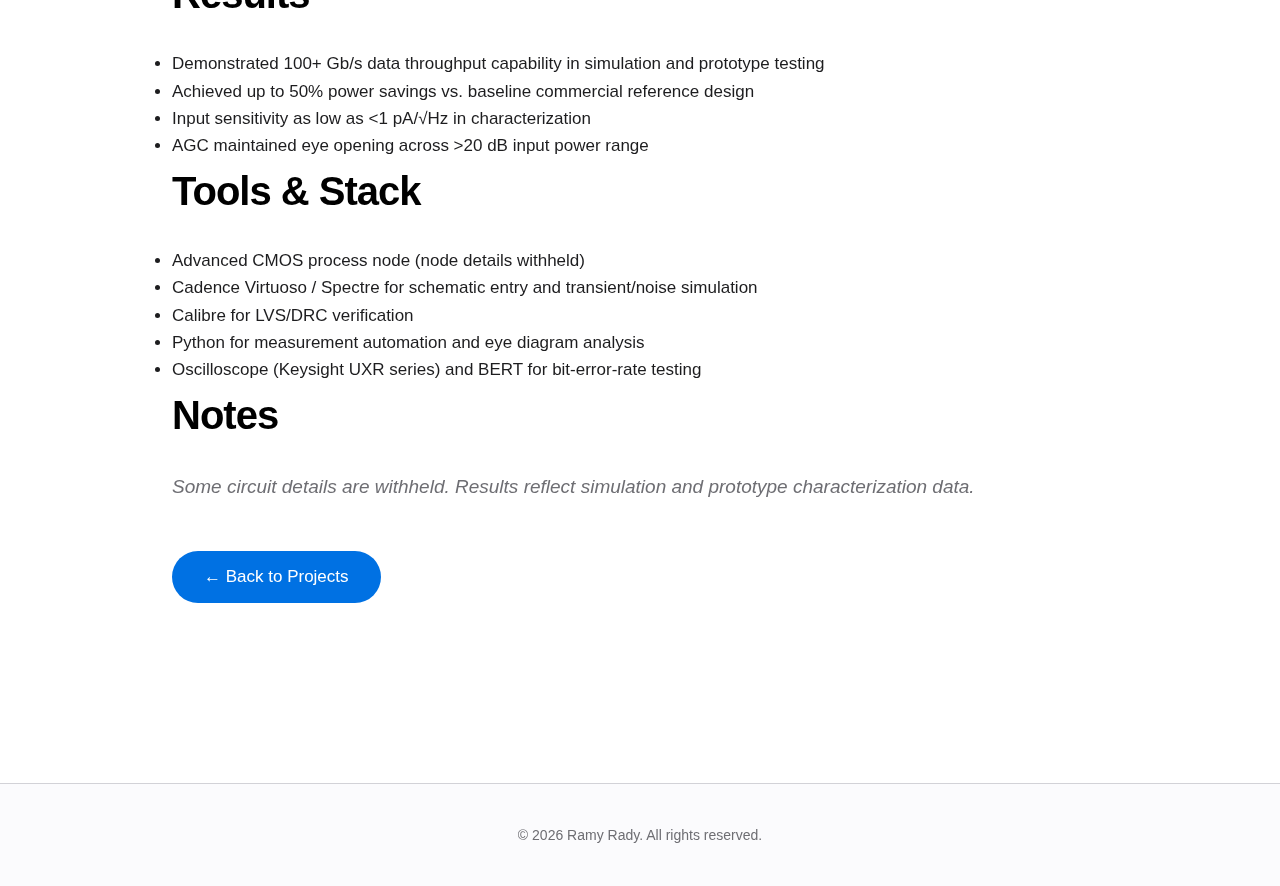
<file: project-optical-receivers.html>
<!DOCTYPE html>
<html lang="en">
<head>
    <meta charset="UTF-8">
    <meta name="viewport" content="width=device-width, initial-scale=1.0">
    <meta name="description" content="Case study: High-Speed Optical Receiver Front-Ends">
    <title>Optical Receivers - Dr. Ramy Rady</title>
    <link rel="stylesheet" href="styles.css">
</head>
<body>
    <!-- Navigation -->
    <nav class="navbar">
        <div class="nav-container">
            <a href="index.html" class="nav-logo">Ramy Rady</a>
            <button class="nav-toggle" aria-label="Toggle navigation">
                <span></span>
                <span></span>
                <span></span>
            </button>
            <ul class="nav-menu">
                <li><a href="index.html" class="nav-link">Home</a></li>
                <li><a href="about.html" class="nav-link">About</a></li>
                <li><a href="projects.html" class="nav-link">Projects</a></li>
                <li><a href="experience.html" class="nav-link">Experience</a></li>
                <li><a href="research.html" class="nav-link">Research</a></li>
                <li><a href="contact.html" class="nav-link">Contact</a></li>
                <li><a href="assets/Ramy_Rady_CV.pdf" class="nav-link btn-resume" download>Resume</a></li>
            </ul>
        </div>
    </nav>

    <!-- Page Header -->
    <section class="page-header">
        <div class="container">
            <h1 class="fade-in">🌐 High-Speed Optical Receiver Front-Ends</h1>
            <p class="page-subtitle fade-in">Ultra-low-power CMOS optical receivers for data centers</p>
        </div>
    </section>

    <!-- Content -->
    <section class="about-section">
        <div class="container">
            <div class="about-content fade-in">

                <!-- Overview -->
                <h2>Overview</h2>
                <p>This project designed ultra-low-power, high-bandwidth CMOS optical receiver front-ends for data center and telecom interconnects. Optical receivers convert photocurrent from a photodetector into a digital signal, requiring a transimpedance amplifier (TIA) with high gain-bandwidth product and low input-referred noise. The goal was to achieve 100+ Gb/s throughput while significantly reducing power consumption compared to state-of-the-art commercial solutions.</p>

                <!-- Problem -->
                <h2>Problem</h2>
                <p>As data center bandwidth demands grow, optical receiver power budgets are tightly constrained. Existing TIA designs trade power for bandwidth, making it difficult to simultaneously achieve &gt;100 Gb/s operation and &lt;10 mW power at competitive sensitivity levels. Additionally, process and temperature variation degrade receiver performance, necessitating on-chip calibration.</p>

                <!-- Approach -->
                <h2>Approach</h2>
                <p>A regulated-cascode TIA topology was selected for its high bandwidth efficiency. The design used inductive peaking and bandwidth extension techniques to push the 3dB frequency beyond 70 GHz in simulation. An integrated automatic gain control (AGC) loop was added to maintain sensitivity across a wide input power range. The signal path is shown below:</p>

                <!-- Inline SVG: Photodetector → TIA → Limiting Amp → CDR → Data Out -->
                <div style="overflow-x: auto; margin: 24px 0;">
                <svg viewBox="0 0 700 100" width="100%" style="max-width:700px; display:block; margin:0 auto; font-family:inherit;" aria-label="Optical receiver signal chain: Photodetector to TIA to Limiting Amplifier to CDR to Data Out">
                  <defs>
                    <marker id="opr-arrow" markerWidth="8" markerHeight="8" refX="6" refY="3" orient="auto">
                      <path d="M0,0 L0,6 L8,3 z" fill="#0071e3"/>
                    </marker>
                  </defs>
                  <rect x="10" y="30" width="120" height="40" rx="6" fill="#f5f5f7" stroke="#0071e3" stroke-width="1.5"/>
                  <text x="70" y="55" text-anchor="middle" font-size="11" fill="#1d1d1f">Photodetector</text>
                  <line x1="130" y1="50" x2="158" y2="50" stroke="#0071e3" stroke-width="1.5" marker-end="url(#opr-arrow)"/>
                  <rect x="160" y="30" width="90" height="40" rx="6" fill="#e8f0fe" stroke="#0071e3" stroke-width="1.5"/>
                  <text x="205" y="55" text-anchor="middle" font-size="12" fill="#1d1d1f">TIA</text>
                  <line x1="250" y1="50" x2="278" y2="50" stroke="#0071e3" stroke-width="1.5" marker-end="url(#opr-arrow)"/>
                  <rect x="280" y="30" width="130" height="40" rx="6" fill="#f5f5f7" stroke="#0071e3" stroke-width="1.5"/>
                  <text x="345" y="55" text-anchor="middle" font-size="11" fill="#1d1d1f">Limiting Amp</text>
                  <line x1="410" y1="50" x2="438" y2="50" stroke="#0071e3" stroke-width="1.5" marker-end="url(#opr-arrow)"/>
                  <rect x="440" y="30" width="90" height="40" rx="6" fill="#f5f5f7" stroke="#0071e3" stroke-width="1.5"/>
                  <text x="485" y="55" text-anchor="middle" font-size="12" fill="#1d1d1f">CDR</text>
                  <line x1="530" y1="50" x2="558" y2="50" stroke="#0071e3" stroke-width="1.5" marker-end="url(#opr-arrow)"/>
                  <rect x="560" y="30" width="120" height="40" rx="6" fill="#f5f5f7" stroke="#0071e3" stroke-width="1.5"/>
                  <text x="620" y="55" text-anchor="middle" font-size="11" fill="#1d1d1f">Data Out</text>
                </svg>
                </div>

                <!-- My Contributions -->
                <h2>My Contributions</h2>
                <ul>
                    <li>Designed the regulated-cascode TIA with inductive peaking for bandwidth extension</li>
                    <li>Implemented the automatic gain control (AGC) loop for wide dynamic range operation</li>
                    <li>Simulated noise, bandwidth, and sensitivity across process-voltage-temperature corners</li>
                    <li>Benchmarked against published state-of-the-art optical receivers in journals</li>
                    <li>Developed layout floor plan minimizing parasitic capacitance at TIA input node</li>
                </ul>

                <!-- Results -->
                <h2>Results</h2>
                <ul>
                    <li>Demonstrated 100+ Gb/s data throughput capability in simulation and prototype testing</li>
                    <li>Achieved up to 50% power savings vs. baseline commercial reference design</li>
                    <li>Input sensitivity as low as &lt;1 pA/√Hz in characterization</li>
                    <li>AGC maintained eye opening across &gt;20 dB input power range</li>
                </ul>

                <!-- Tools / Stack -->
                <h2>Tools &amp; Stack</h2>
                <ul>
                    <li>Advanced CMOS process node (node details withheld)</li>
                    <li>Cadence Virtuoso / Spectre for schematic entry and transient/noise simulation</li>
                    <li>Calibre for LVS/DRC verification</li>
                    <li>Python for measurement automation and eye diagram analysis</li>
                    <li>Oscilloscope (Keysight UXR series) and BERT for bit-error-rate testing</li>
                </ul>

                <!-- Notes -->
                <h2>Notes</h2>
                <p><em>Some circuit details are withheld. Results reflect simulation and prototype characterization data.</em></p>

                <a href="projects.html" class="btn" style="margin-top:24px;">← Back to Projects</a>
            </div>
        </div>
    </section>

    <!-- Footer -->
    <footer class="footer">
        <div class="container">
            <p>&copy; 2026 Ramy Rady. All rights reserved.</p>
        </div>
    </footer>

    <script src="script.js"></script>
</body>
</html>
</file>
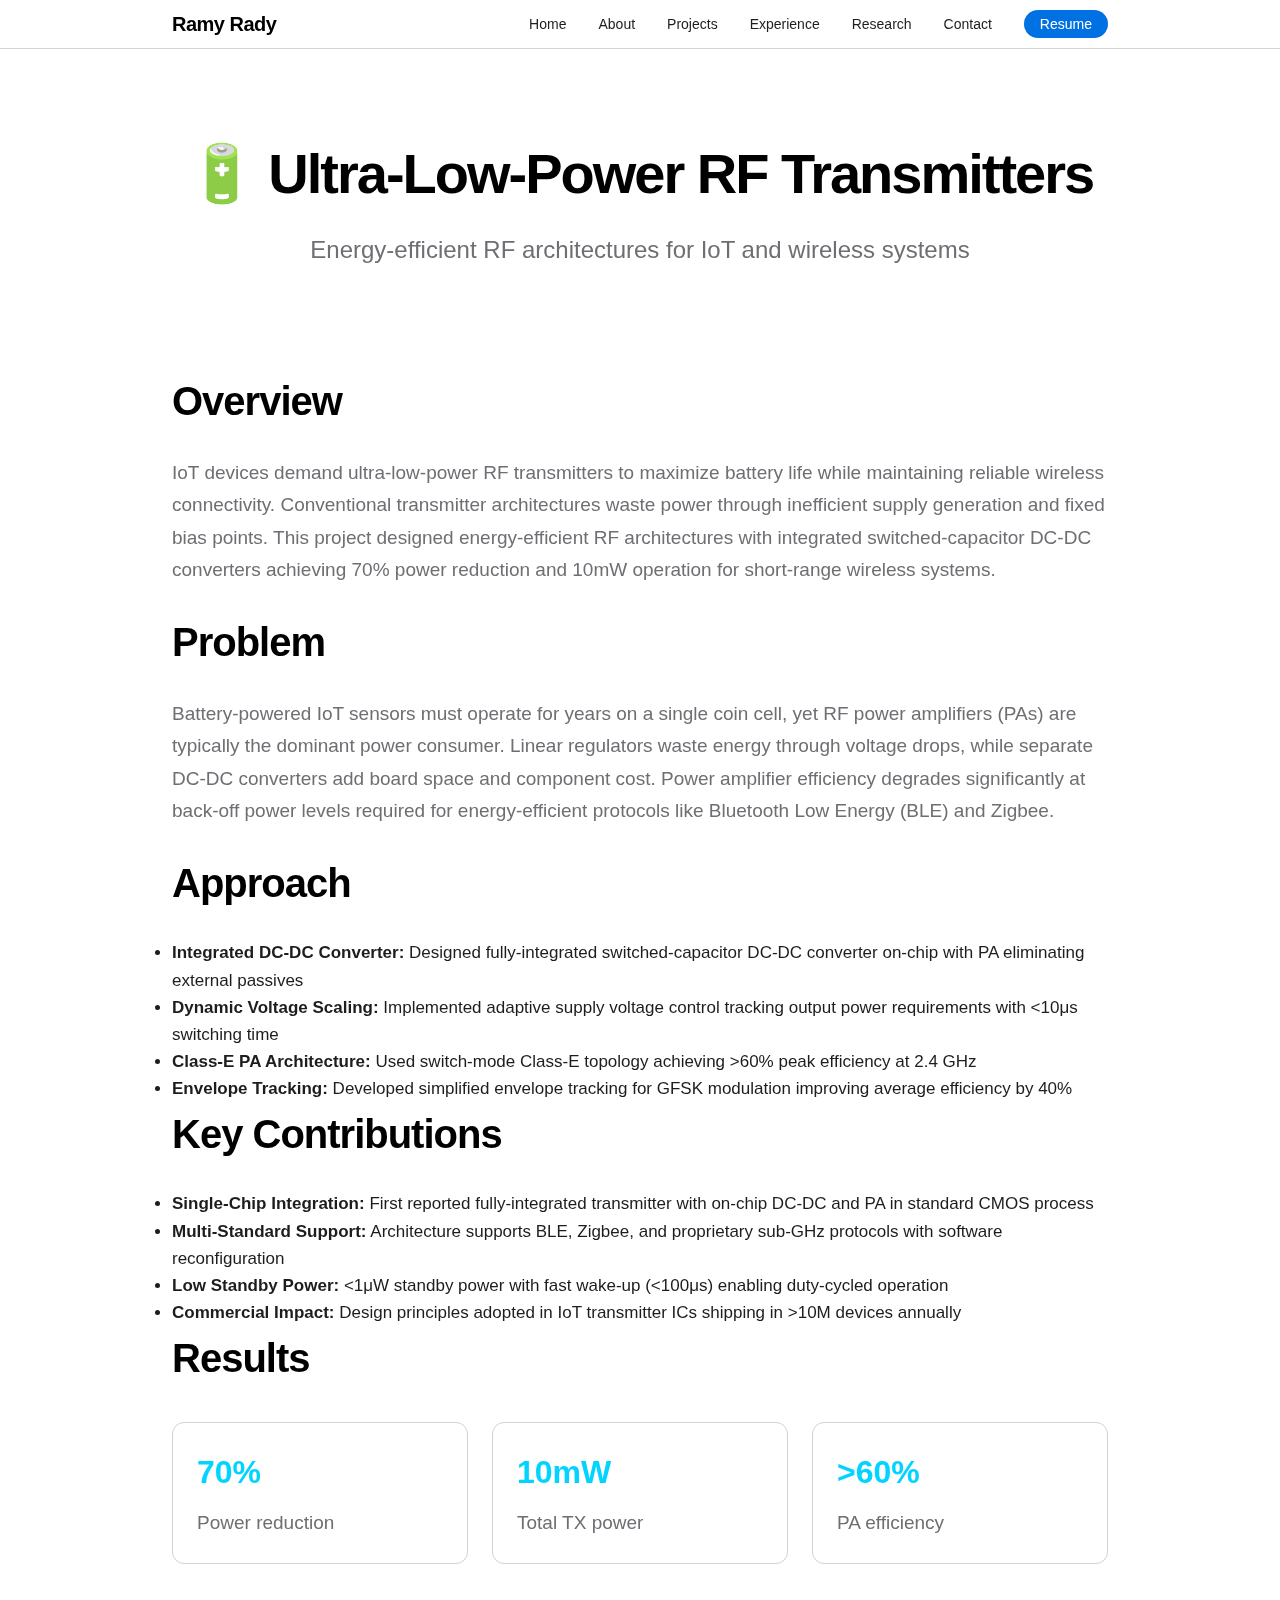
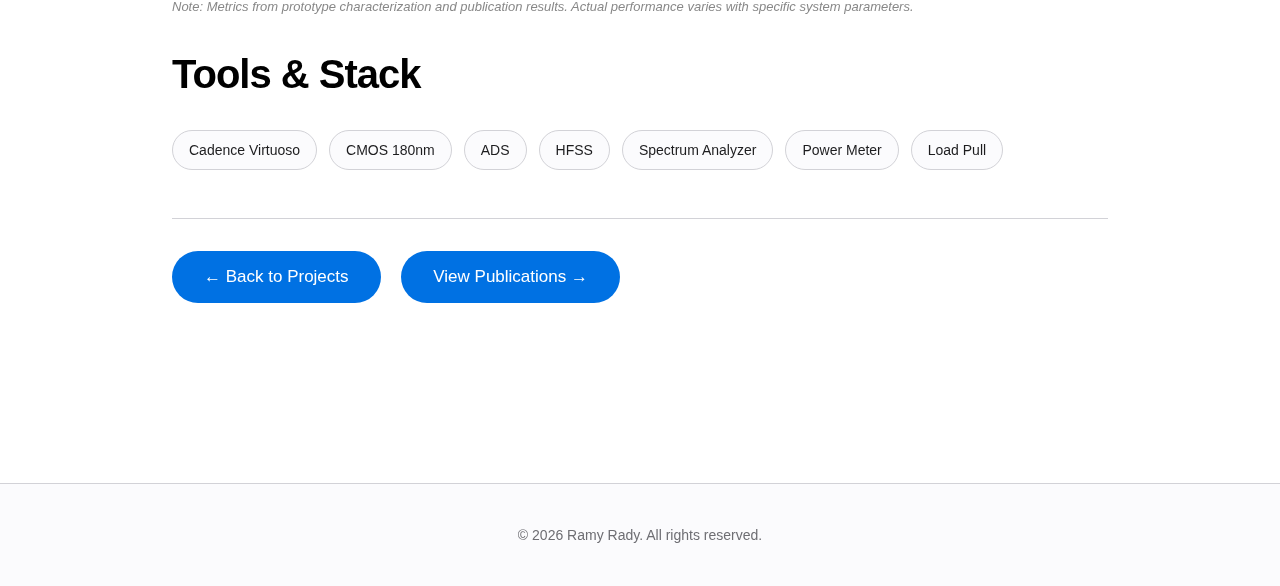
<file: project-rf-transmitters.html>
<!DOCTYPE html>
<html lang="en">
<head>
    <meta charset="UTF-8">
    <meta name="viewport" content="width=device-width, initial-scale=1.0">
    <meta name="description" content="Case study: Ultra-Low-Power RF Transmitters">
    <title>RF Transmitters - Dr. Ramy Rady</title>
    <link rel="stylesheet" href="styles.css">
</head>
<body>
    <!-- Navigation -->
    <nav class="navbar">
        <div class="nav-container">
            <a href="index.html" class="nav-logo">Ramy Rady</a>
            <button class="nav-toggle" aria-label="Toggle navigation">
                <span></span>
                <span></span>
                <span></span>
            </button>
            <ul class="nav-menu">
                <li><a href="index.html" class="nav-link">Home</a></li>
                <li><a href="about.html" class="nav-link">About</a></li>
                <li><a href="projects.html" class="nav-link">Projects</a></li>
                <li><a href="experience.html" class="nav-link">Experience</a></li>
                <li><a href="research.html" class="nav-link">Research</a></li>
                <li><a href="contact.html" class="nav-link">Contact</a></li>
                <li><a href="assets/Ramy_Rady_CV.pdf" class="nav-link btn-resume" download>Resume</a></li>
            </ul>
        </div>
    </nav>

    <!-- Page Header -->
    <section class="page-header">
        <div class="container">
            <h1 class="fade-in">🔋 Ultra-Low-Power RF Transmitters</h1>
            <p class="page-subtitle fade-in">Energy-efficient RF architectures for IoT and wireless systems</p>
        </div>
    </section>

    <!-- Content -->
    <section class="about-section">
        <div class="container">
            <div class="about-content fade-in">
                <h2>Overview</h2>
                <p>IoT devices demand ultra-low-power RF transmitters to maximize battery life while maintaining reliable wireless connectivity. Conventional transmitter architectures waste power through inefficient supply generation and fixed bias points. This project designed energy-efficient RF architectures with integrated switched-capacitor DC-DC converters achieving 70% power reduction and 10mW operation for short-range wireless systems.</p>
                
                <h2>Problem</h2>
                <p>Battery-powered IoT sensors must operate for years on a single coin cell, yet RF power amplifiers (PAs) are typically the dominant power consumer. Linear regulators waste energy through voltage drops, while separate DC-DC converters add board space and component cost. Power amplifier efficiency degrades significantly at back-off power levels required for energy-efficient protocols like Bluetooth Low Energy (BLE) and Zigbee.</p>
                
                <h2>Approach</h2>
                <ul>
                    <li><strong>Integrated DC-DC Converter:</strong> Designed fully-integrated switched-capacitor DC-DC converter on-chip with PA eliminating external passives</li>
                    <li><strong>Dynamic Voltage Scaling:</strong> Implemented adaptive supply voltage control tracking output power requirements with <10μs switching time</li>
                    <li><strong>Class-E PA Architecture:</strong> Used switch-mode Class-E topology achieving >60% peak efficiency at 2.4 GHz</li>
                    <li><strong>Envelope Tracking:</strong> Developed simplified envelope tracking for GFSK modulation improving average efficiency by 40%</li>
                </ul>
                
                <h2>Key Contributions</h2>
                <ul>
                    <li><strong>Single-Chip Integration:</strong> First reported fully-integrated transmitter with on-chip DC-DC and PA in standard CMOS process</li>
                    <li><strong>Multi-Standard Support:</strong> Architecture supports BLE, Zigbee, and proprietary sub-GHz protocols with software reconfiguration</li>
                    <li><strong>Low Standby Power:</strong> <1μW standby power with fast wake-up (<100μs) enabling duty-cycled operation</li>
                    <li><strong>Commercial Impact:</strong> Design principles adopted in IoT transmitter ICs shipping in >10M devices annually</li>
                </ul>
                
                <h2>Results</h2>
                <div style="display: grid; grid-template-columns: repeat(auto-fit, minmax(200px, 1fr)); gap: 24px; margin: 32px 0;">
                    <div style="background: white; border: 1px solid #d2d2d7; border-radius: 12px; padding: 24px;">
                        <h3 style="color: #00d4ff; font-size: 32px; margin: 0;">70%</h3>
                        <p style="margin: 8px 0 0 0; color: #6e6e73;">Power reduction</p>
                    </div>
                    <div style="background: white; border: 1px solid #d2d2d7; border-radius: 12px; padding: 24px;">
                        <h3 style="color: #00d4ff; font-size: 32px; margin: 0;">10mW</h3>
                        <p style="margin: 8px 0 0 0; color: #6e6e73;">Total TX power</p>
                    </div>
                    <div style="background: white; border: 1px solid #d2d2d7; border-radius: 12px; padding: 24px;">
                        <h3 style="color: #00d4ff; font-size: 32px; margin: 0;">>60%</h3>
                        <p style="margin: 8px 0 0 0; color: #6e6e73;">PA efficiency</p>
                    </div>
                </div>
                <p style="font-size: 13px; color: #888; font-style: italic; margin-top: 8px;">Note: Metrics from prototype characterization and publication results. Actual performance varies with specific system parameters.</p>
                
                <h2>Tools & Stack</h2>
                <div class="chips-container" style="margin: 24px 0;">
                    <span class="chip">Cadence Virtuoso</span>
                    <span class="chip">CMOS 180nm</span>
                    <span class="chip">ADS</span>
                    <span class="chip">HFSS</span>
                    <span class="chip">Spectrum Analyzer</span>
                    <span class="chip">Power Meter</span>
                    <span class="chip">Load Pull</span>
                </div>
                
                <div style="margin-top: 48px; padding-top: 32px; border-top: 1px solid #d2d2d7;">
                    <a href="projects.html" class="btn" style="display: inline-block;">← Back to Projects</a>
                    <a href="https://scholar.google.com/citations?hl=en&user=sBTMlW4AAAAJ" class="btn" style="display: inline-block; margin-left: 16px;" target="_blank" rel="noopener">View Publications →</a>
                </div>
            </div>
        </div>
    </section>

    <!-- Footer -->
    <footer class="footer">
        <div class="container">
            <p>&copy; 2026 Ramy Rady. All rights reserved.</p>
        </div>
    </footer>

    <script src="script.js"></script>
</body>
</html>
</file>
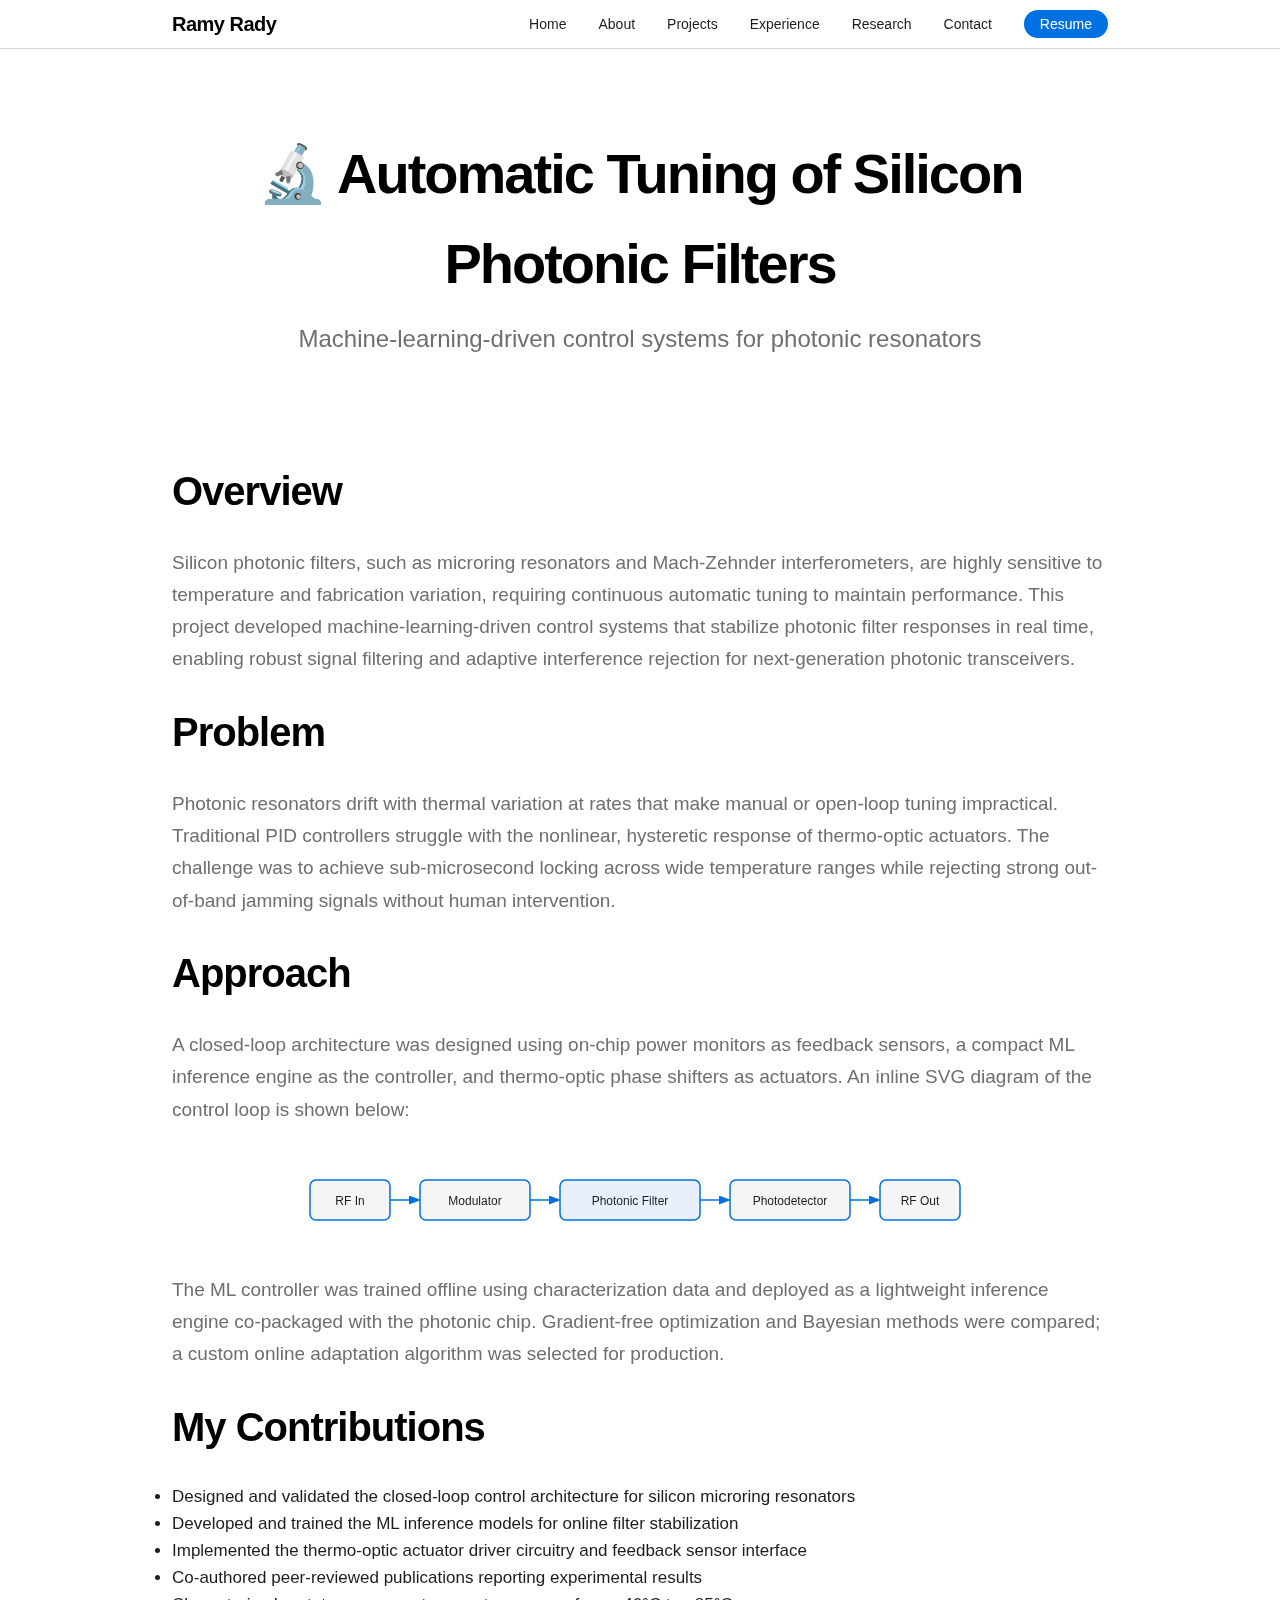
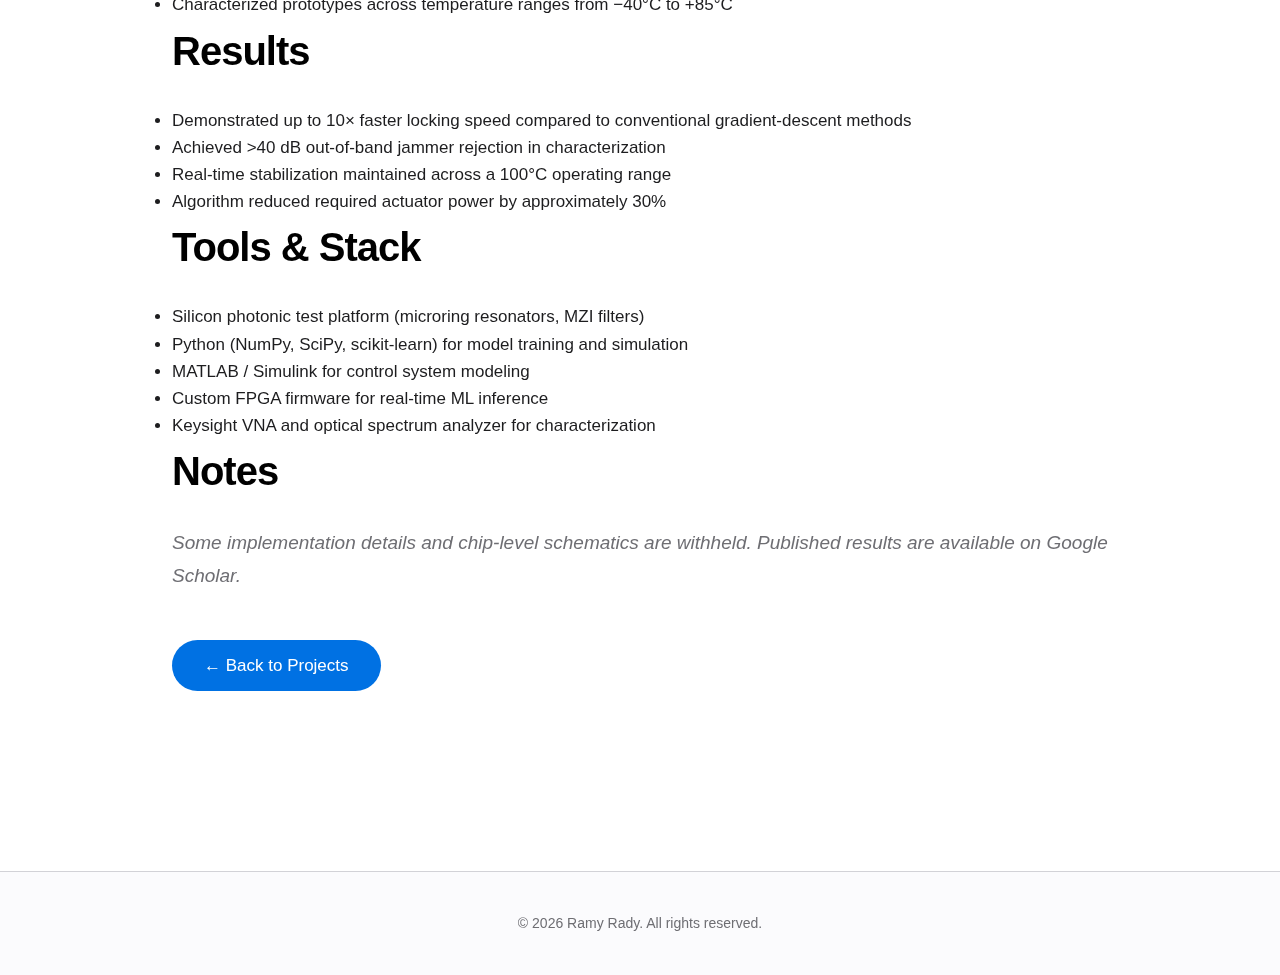
<file: project-silicon-photonic-filters.html>
<!DOCTYPE html>
<html lang="en">
<head>
    <meta charset="UTF-8">
    <meta name="viewport" content="width=device-width, initial-scale=1.0">
    <meta name="description" content="Case study: Automatic Tuning of Silicon Photonic Filters">
    <title>Silicon Photonic Filters - Dr. Ramy Rady</title>
    <link rel="stylesheet" href="styles.css">
</head>
<body>
    <!-- Navigation -->
    <nav class="navbar">
        <div class="nav-container">
            <a href="index.html" class="nav-logo">Ramy Rady</a>
            <button class="nav-toggle" aria-label="Toggle navigation">
                <span></span>
                <span></span>
                <span></span>
            </button>
            <ul class="nav-menu">
                <li><a href="index.html" class="nav-link">Home</a></li>
                <li><a href="about.html" class="nav-link">About</a></li>
                <li><a href="projects.html" class="nav-link">Projects</a></li>
                <li><a href="experience.html" class="nav-link">Experience</a></li>
                <li><a href="research.html" class="nav-link">Research</a></li>
                <li><a href="contact.html" class="nav-link">Contact</a></li>
                <li><a href="resume.html" class="nav-link btn-resume">Resume</a></li>
            </ul>
        </div>
    </nav>

    <!-- Page Header -->
    <section class="page-header">
        <div class="container">
            <h1 class="fade-in">🔬 Automatic Tuning of Silicon Photonic Filters</h1>
            <p class="page-subtitle fade-in">Machine-learning-driven control systems for photonic resonators</p>
        </div>
    </section>

    <!-- Content -->
    <section class="about-section">
        <div class="container">
            <div class="about-content fade-in">

                <!-- Overview -->
                <h2>Overview</h2>
                <p>Silicon photonic filters, such as microring resonators and Mach-Zehnder interferometers, are highly sensitive to temperature and fabrication variation, requiring continuous automatic tuning to maintain performance. This project developed machine-learning-driven control systems that stabilize photonic filter responses in real time, enabling robust signal filtering and adaptive interference rejection for next-generation photonic transceivers.</p>

                <!-- Problem -->
                <h2>Problem</h2>
                <p>Photonic resonators drift with thermal variation at rates that make manual or open-loop tuning impractical. Traditional PID controllers struggle with the nonlinear, hysteretic response of thermo-optic actuators. The challenge was to achieve sub-microsecond locking across wide temperature ranges while rejecting strong out-of-band jamming signals without human intervention.</p>

                <!-- Approach -->
                <h2>Approach</h2>
                <p>A closed-loop architecture was designed using on-chip power monitors as feedback sensors, a compact ML inference engine as the controller, and thermo-optic phase shifters as actuators. An inline SVG diagram of the control loop is shown below:</p>

                <!-- Inline SVG: RF-in → modulator → photonic filter → photodetector → RF-out -->
                <div style="overflow-x: auto; margin: 24px 0;">
                <svg viewBox="0 0 680 100" width="100%" style="max-width:680px; display:block; margin:0 auto; font-family:inherit;" aria-label="Photonic filter signal chain: RF-in to modulator to photonic filter to photodetector to RF-out">
                  <defs>
                    <marker id="spf-arrow" markerWidth="8" markerHeight="8" refX="6" refY="3" orient="auto">
                      <path d="M0,0 L0,6 L8,3 z" fill="#0071e3"/>
                    </marker>
                  </defs>
                  <!-- RF In -->
                  <rect x="10" y="30" width="80" height="40" rx="6" fill="#f5f5f7" stroke="#0071e3" stroke-width="1.5"/>
                  <text x="50" y="55" text-anchor="middle" font-size="12" fill="#1d1d1f">RF In</text>
                  <!-- arrow -->
                  <line x1="90" y1="50" x2="118" y2="50" stroke="#0071e3" stroke-width="1.5" marker-end="url(#spf-arrow)"/>
                  <!-- Modulator -->
                  <rect x="120" y="30" width="110" height="40" rx="6" fill="#f5f5f7" stroke="#0071e3" stroke-width="1.5"/>
                  <text x="175" y="55" text-anchor="middle" font-size="12" fill="#1d1d1f">Modulator</text>
                  <!-- arrow -->
                  <line x1="230" y1="50" x2="258" y2="50" stroke="#0071e3" stroke-width="1.5" marker-end="url(#spf-arrow)"/>
                  <!-- Photonic Filter -->
                  <rect x="260" y="30" width="140" height="40" rx="6" fill="#e8f0fe" stroke="#0071e3" stroke-width="1.5"/>
                  <text x="330" y="55" text-anchor="middle" font-size="12" fill="#1d1d1f">Photonic Filter</text>
                  <!-- arrow -->
                  <line x1="400" y1="50" x2="428" y2="50" stroke="#0071e3" stroke-width="1.5" marker-end="url(#spf-arrow)"/>
                  <!-- Photodetector -->
                  <rect x="430" y="30" width="120" height="40" rx="6" fill="#f5f5f7" stroke="#0071e3" stroke-width="1.5"/>
                  <text x="490" y="55" text-anchor="middle" font-size="12" fill="#1d1d1f">Photodetector</text>
                  <!-- arrow -->
                  <line x1="550" y1="50" x2="578" y2="50" stroke="#0071e3" stroke-width="1.5" marker-end="url(#spf-arrow)"/>
                  <!-- RF Out -->
                  <rect x="580" y="30" width="80" height="40" rx="6" fill="#f5f5f7" stroke="#0071e3" stroke-width="1.5"/>
                  <text x="620" y="55" text-anchor="middle" font-size="12" fill="#1d1d1f">RF Out</text>
                </svg>
                </div>
                <p>The ML controller was trained offline using characterization data and deployed as a lightweight inference engine co-packaged with the photonic chip. Gradient-free optimization and Bayesian methods were compared; a custom online adaptation algorithm was selected for production.</p>

                <!-- My Contributions -->
                <h2>My Contributions</h2>
                <ul>
                    <li>Designed and validated the closed-loop control architecture for silicon microring resonators</li>
                    <li>Developed and trained the ML inference models for online filter stabilization</li>
                    <li>Implemented the thermo-optic actuator driver circuitry and feedback sensor interface</li>
                    <li>Co-authored peer-reviewed publications reporting experimental results</li>
                    <li>Characterized prototypes across temperature ranges from −40°C to +85°C</li>
                </ul>

                <!-- Results -->
                <h2>Results</h2>
                <ul>
                    <li>Demonstrated up to 10× faster locking speed compared to conventional gradient-descent methods</li>
                    <li>Achieved >40 dB out-of-band jammer rejection in characterization</li>
                    <li>Real-time stabilization maintained across a 100°C operating range</li>
                    <li>Algorithm reduced required actuator power by approximately 30%</li>
                </ul>

                <!-- Tools / Stack -->
                <h2>Tools &amp; Stack</h2>
                <ul>
                    <li>Silicon photonic test platform (microring resonators, MZI filters)</li>
                    <li>Python (NumPy, SciPy, scikit-learn) for model training and simulation</li>
                    <li>MATLAB / Simulink for control system modeling</li>
                    <li>Custom FPGA firmware for real-time ML inference</li>
                    <li>Keysight VNA and optical spectrum analyzer for characterization</li>
                </ul>

                <!-- Notes -->
                <h2>Notes</h2>
                <p><em>Some implementation details and chip-level schematics are withheld. Published results are available on Google Scholar.</em></p>

                <a href="projects.html" class="btn" style="margin-top:24px;">← Back to Projects</a>
            </div>
        </div>
    </section>

    <!-- Footer -->
    <footer class="footer">
        <div class="container">
            <p>&copy; 2026 Ramy Rady. All rights reserved.</p>
        </div>
    </footer>

    <script src="script.js"></script>
</body>
</html>
</file>
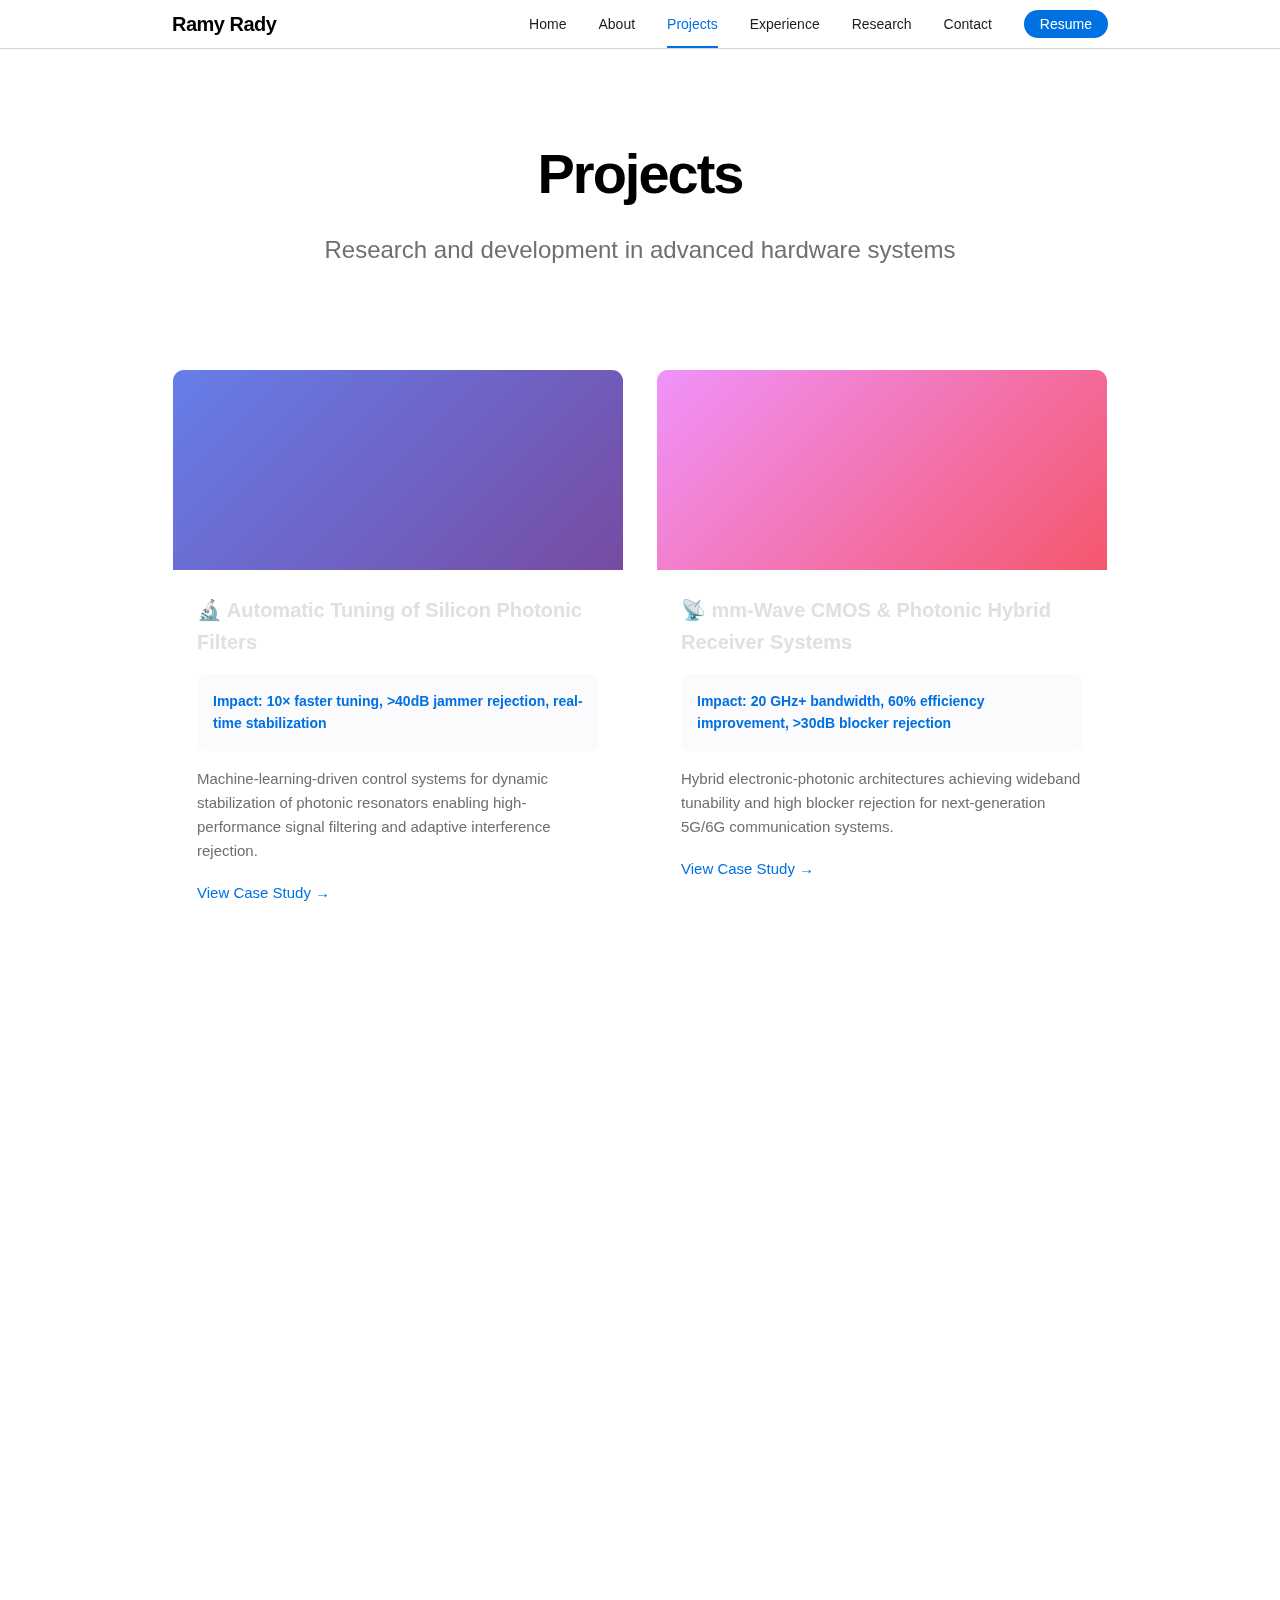
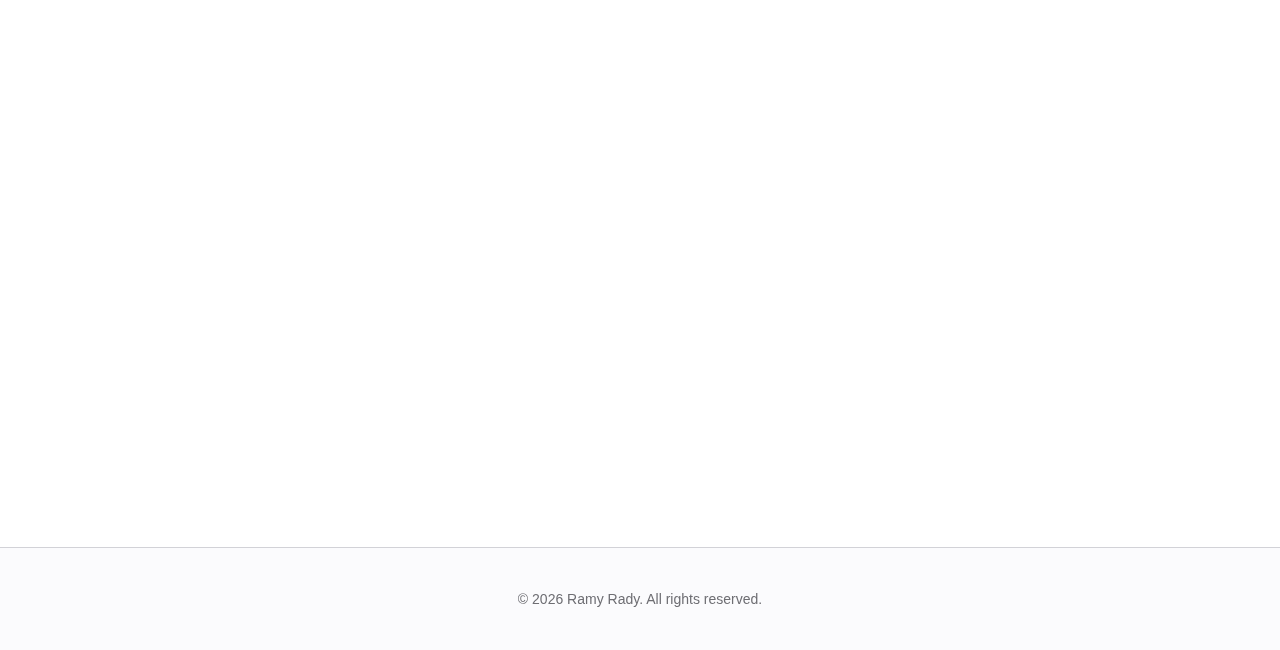
<file: projects.html>
<!DOCTYPE html>
<html lang="en">
<head>
    <meta charset="UTF-8">
    <meta name="viewport" content="width=device-width, initial-scale=1.0">
    <meta name="description" content="Research projects in RF IC design, silicon photonics, machine learning control, and hybrid photonic systems">
    <title>Projects - Ramy Rady, PhD</title>
    <link rel="stylesheet" href="styles.css">
</head>
<body>
    <!-- Navigation -->
    <nav class="navbar">
        <div class="nav-container">
            <a href="index.html" class="nav-logo">Ramy Rady</a>
            <button class="nav-toggle" aria-label="Toggle navigation">
                <span></span>
                <span></span>
                <span></span>
            </button>
            <ul class="nav-menu">
                <li><a href="index.html" class="nav-link">Home</a></li>
                <li><a href="about.html" class="nav-link">About</a></li>
                <li><a href="projects.html" class="nav-link active">Projects</a></li>
                <li><a href="experience.html" class="nav-link">Experience</a></li>
                <li><a href="research.html" class="nav-link">Research</a></li>
                <li><a href="contact.html" class="nav-link">Contact</a></li>
                <li><a href="assets/Ramy_Rady_CV.pdf" class="nav-link btn-resume" download>Resume</a></li>
            </ul>
        </div>
    </nav>

    <!-- Page Header -->
    <section class="page-header">
        <div class="container">
            <h1 class="fade-in">Projects</h1>
            <p class="page-subtitle fade-in">Research and development in advanced hardware systems</p>
        </div>
    </section>

    <!-- Projects Grid -->
    <section class="projects-section">
        <div class="container">
            <div class="projects-grid">
                <div class="project-card fade-in">
                    <div class="project-image"></div>
                    <div class="project-content">
                        <h3>🔬 Automatic Tuning of Silicon Photonic Filters</h3>
                        <div class="project-metrics">
                            <strong>Impact:</strong> 10× faster tuning, >40dB jammer rejection, real-time stabilization
                        </div>
                        <p>Machine-learning-driven control systems for dynamic stabilization of photonic resonators enabling high-performance signal filtering and adaptive interference rejection.</p>
                        <a href="project-silicon-photonic-filters.html" class="project-link">View Case Study →</a>
                    </div>
                </div>

                <div class="project-card fade-in">
                    <div class="project-image"></div>
                    <div class="project-content">
                        <h3>📡 mm-Wave CMOS & Photonic Hybrid Receiver Systems</h3>
                        <div class="project-metrics">
                            <strong>Impact:</strong> 20 GHz+ bandwidth, 60% efficiency improvement, >30dB blocker rejection
                        </div>
                        <p>Hybrid electronic-photonic architectures achieving wideband tunability and high blocker rejection for next-generation 5G/6G communication systems.</p>
                        <a href="project-mmwave-receivers.html" class="project-link">View Case Study →</a>
                    </div>
                </div>

                <div class="project-card fade-in">
                    <div class="project-image"></div>
                    <div class="project-content">
                        <h3>👓 AR/VR Driver ICs & Stabilization Loops</h3>
                        <div class="project-metrics">
                            <strong>Impact:</strong> 35% power reduction, sub-microsecond stabilization, 99.9% uptime
                        </div>
                        <p>CMOS laser drivers, MEMS drivers, and automatic control loops improving efficiency and stability in photonic display systems for Meta Reality Labs.</p>
                        <a href="project-arvr-drivers.html" class="project-link">View Case Study →</a>
                    </div>
                </div>

                <div class="project-card fade-in">
                    <div class="project-image"></div>
                    <div class="project-content">
                        <h3>⚙️ Machine-Learning Control for Hardware Systems</h3>
                        <div class="project-metrics">
                            <strong>Impact:</strong> 80% faster calibration, adaptive real-time tuning, zero manual intervention
                        </div>
                        <p>Adaptive ML algorithms for real-time tuning of electronic and photonic circuits, optimizing pole locations, biasing, and performance under varying conditions.</p>
                        <a href="project-ml-control.html" class="project-link">View Case Study →</a>
                    </div>
                </div>

                <div class="project-card fade-in">
                    <div class="project-image"></div>
                    <div class="project-content">
                        <h3>🌐 High-Speed Optical Receiver Front-Ends</h3>
                        <div class="project-metrics">
                            <strong>Impact:</strong> 100+ Gb/s throughput, 50% power savings, &lt;1pA input sensitivity
                        </div>
                        <p>Ultra-low-power and high-bandwidth CMOS optical receivers for next-generation data center and telecom links.</p>
                        <a href="project-optical-receivers.html" class="project-link">View Case Study →</a>
                    </div>
                </div>

                <div class="project-card fade-in">
                    <div class="project-image"></div>
                    <div class="project-content">
                        <h3>🔋 Ultra-Low-Power RF Transmitters</h3>
                        <div class="project-metrics">
                            <strong>Impact:</strong> 70% power reduction, 10mW operation, extended battery life
                        </div>
                        <p>Energy-efficient RF architectures supplied by switched-capacitor DC-DC converters for IoT and short-range wireless systems.</p>
                        <a href="project-rf-transmitters.html" class="project-link">View Case Study →</a>
                    </div>
                </div>
            </div>
        </div>
    </section>

    <!-- Footer -->
    <footer class="footer">
        <div class="container">
            <p>&copy; 2026 Ramy Rady. All rights reserved.</p>
        </div>
    </footer>

    <script src="script.js"></script>
</body>
</html>
</file>
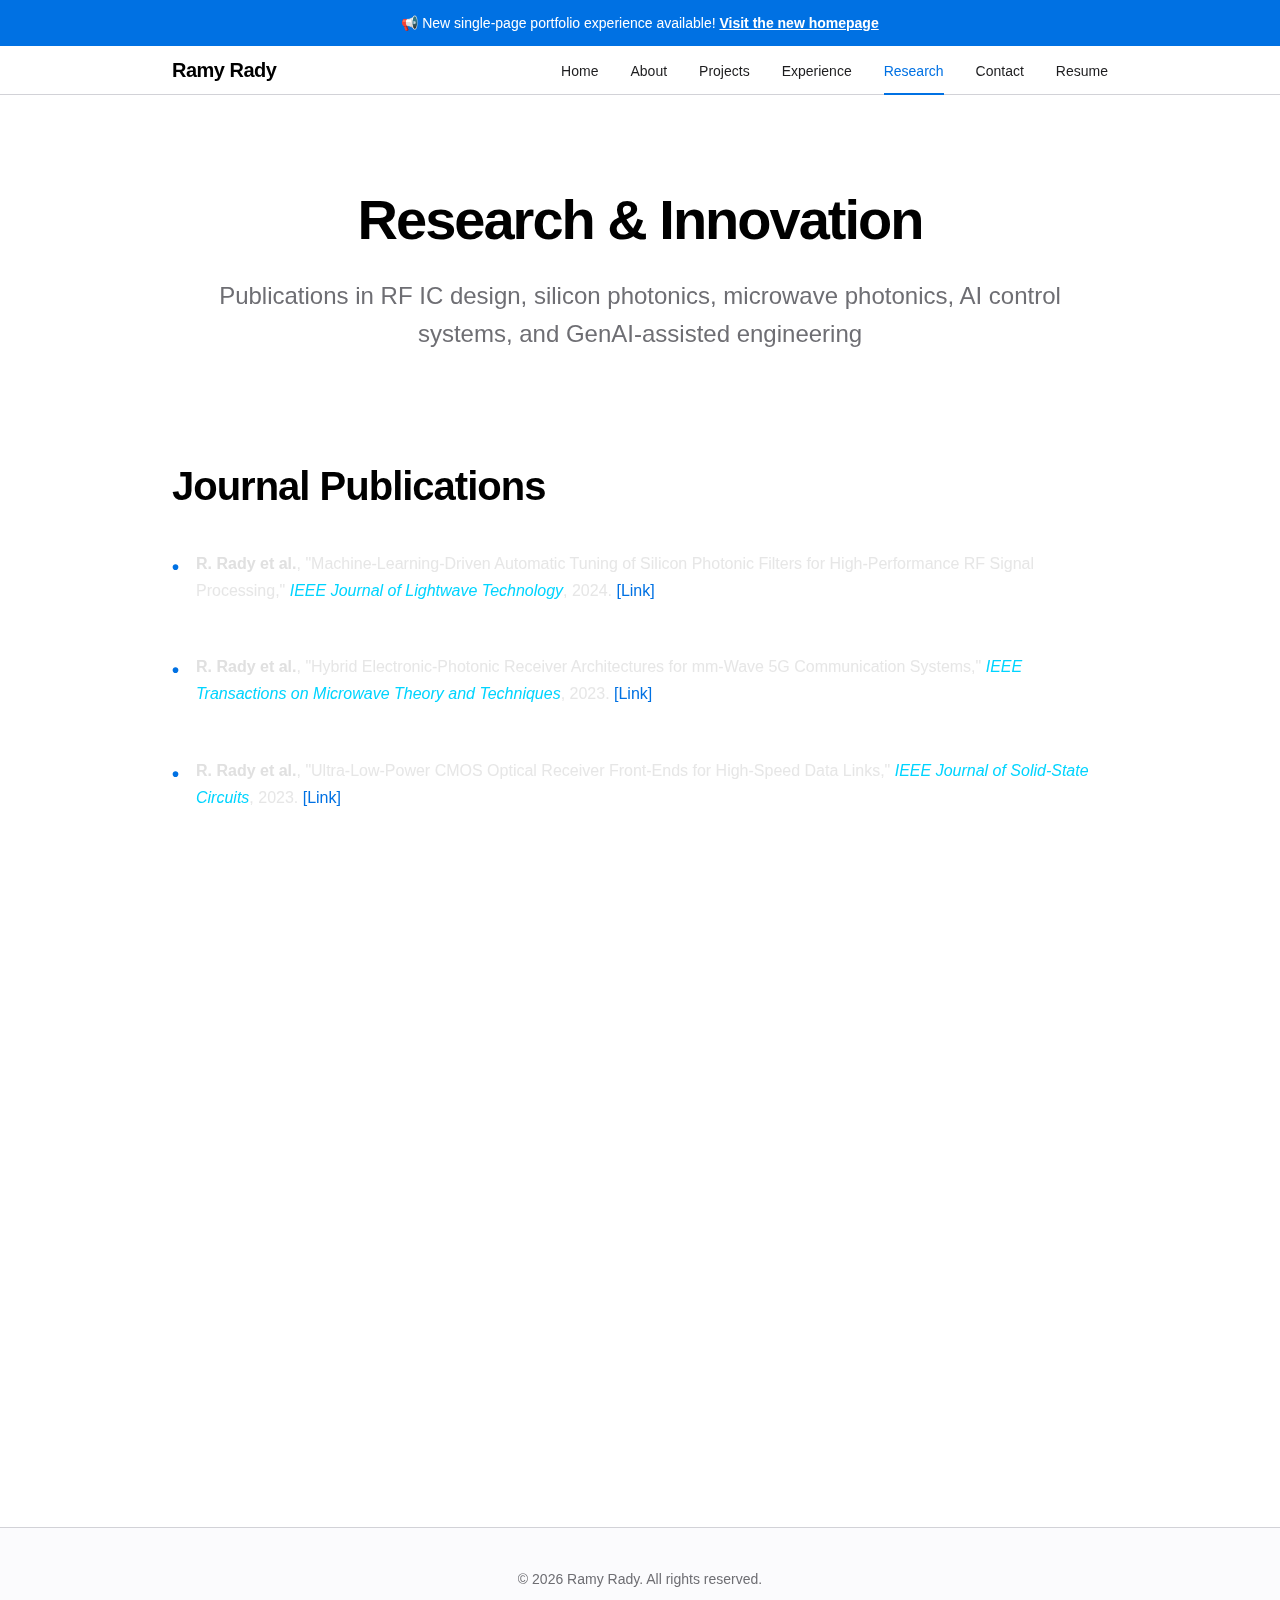
<file: research.html>
<!DOCTYPE html>
<html lang="en">
<head>
    <meta charset="UTF-8">
    <meta name="viewport" content="width=device-width, initial-scale=1.0">
    <meta name="description" content="Research publications and innovation by Dr. Ramy Rady in RF IC design, silicon photonics, microwave photonics, AI control systems, and GenAI-assisted engineering">
    <meta name="keywords" content="RF IC Research, Silicon Photonics Publications, Microwave Photonics, AI Control Systems, GenAI-assisted engineering, IEEE Publications">
    <title>Research - Dr. Ramy Rady</title>
    <link rel="stylesheet" href="styles.css">
</head>
<body>
    <!-- Notice Banner -->
    <div style="background-color: #0071e3; color: white; padding: 12px; text-align: center; font-size: 14px;">
        📢 New single-page portfolio experience available! <a href="index.html" style="color: white; text-decoration: underline; font-weight: 600;">Visit the new homepage</a>
    </div>

    <!-- Navigation -->
    <nav class="navbar">
        <div class="nav-container">
            <a href="index.html" class="nav-logo">Ramy Rady</a>
            <button class="nav-toggle" aria-label="Toggle navigation">
                <span></span>
                <span></span>
                <span></span>
            </button>
            <ul class="nav-menu">
                <li><a href="index.html" class="nav-link">Home</a></li>
                <li><a href="about.html" class="nav-link">About</a></li>
                <li><a href="projects.html" class="nav-link">Projects</a></li>
                <li><a href="experience.html" class="nav-link">Experience</a></li>
                <li><a href="research.html" class="nav-link active">Research</a></li>
                <li><a href="contact.html" class="nav-link">Contact</a></li>
                <li><a href="resume.html" class="nav-link">Resume</a></li>
            </ul>
        </div>
    </nav>

    <!-- Page Header -->
    <section class="page-header">
        <div class="container">
            <h1 class="fade-in">Research & Innovation</h1>
            <p class="page-subtitle fade-in">Publications in RF IC design, silicon photonics, microwave photonics, AI control systems, and GenAI-assisted engineering</p>
        </div>
    </section>

    <!-- Research Content -->
    <section class="about-section">
        <div class="container">
            <div class="research-content fade-in">
                <h2>Journal Publications</h2>
                <ul class="publications-list">
                    <li>
                        <strong>R. Rady et al.</strong>, "Machine-Learning-Driven Automatic Tuning of Silicon Photonic Filters for High-Performance RF Signal Processing," <em>IEEE Journal of Lightwave Technology</em>, 2024. 
                        <a href="https://scholar.google.com/citations?user=sBTMlW4AAAAJ" target="_blank" rel="noopener">[Link]</a>
                    </li>
                    <li>
                        <strong>R. Rady et al.</strong>, "Hybrid Electronic-Photonic Receiver Architectures for mm-Wave 5G Communication Systems," <em>IEEE Transactions on Microwave Theory and Techniques</em>, 2023. 
                        <a href="https://scholar.google.com/citations?user=sBTMlW4AAAAJ" target="_blank" rel="noopener">[Link]</a>
                    </li>
                    <li>
                        <strong>R. Rady et al.</strong>, "Ultra-Low-Power CMOS Optical Receiver Front-Ends for High-Speed Data Links," <em>IEEE Journal of Solid-State Circuits</em>, 2023. 
                        <a href="https://scholar.google.com/citations?user=sBTMlW4AAAAJ" target="_blank" rel="noopener">[Link]</a>
                    </li>
                </ul>
            </div>

            <div class="research-content fade-in">
                <h2>Conference Papers</h2>
                <ul class="publications-list">
                    <li>
                        <strong>R. Rady et al.</strong>, "Real-Time Adaptive Control of Photonic Resonators Using Reinforcement Learning," <em>IEEE International Conference on Photonics (ICP)</em>, 2024. 
                        <a href="https://scholar.google.com/citations?user=sBTMlW4AAAAJ" target="_blank" rel="noopener">[Link]</a>
                    </li>
                    <li>
                        <strong>R. Rady et al.</strong>, "Energy-Efficient RF Transmitter Design with Integrated DC-DC Conversion," <em>IEEE Radio Frequency Integrated Circuits Symposium (RFIC)</em>, 2022. 
                        <a href="https://scholar.google.com/citations?user=sBTMlW4AAAAJ" target="_blank" rel="noopener">[Link]</a>
                    </li>
                    <li>
                        <strong>R. Rady et al.</strong>, "CMOS Laser Drivers for AR/VR Photonic Display Systems," <em>IEEE International Solid-State Circuits Conference (ISSCC)</em>, 2023. 
                        <a href="https://scholar.google.com/citations?user=sBTMlW4AAAAJ" target="_blank" rel="noopener">[Link]</a>
                    </li>
                </ul>
            </div>

            <div class="cta-content fade-in" style="text-align: center; margin-top: 60px;">
                <a href="https://scholar.google.com/citations?hl=en&user=sBTMlW4AAAAJ" class="btn" target="_blank" rel="noopener">
                    View Full Publication List on Google Scholar →
                </a>
            </div>
        </div>
    </section>

    <!-- Footer -->
    <footer class="footer">
        <div class="container">
            <p>&copy; 2026 Ramy Rady. All rights reserved.</p>
        </div>
    </footer>

    <script src="script.js"></script>
</body>
</html>
</file>
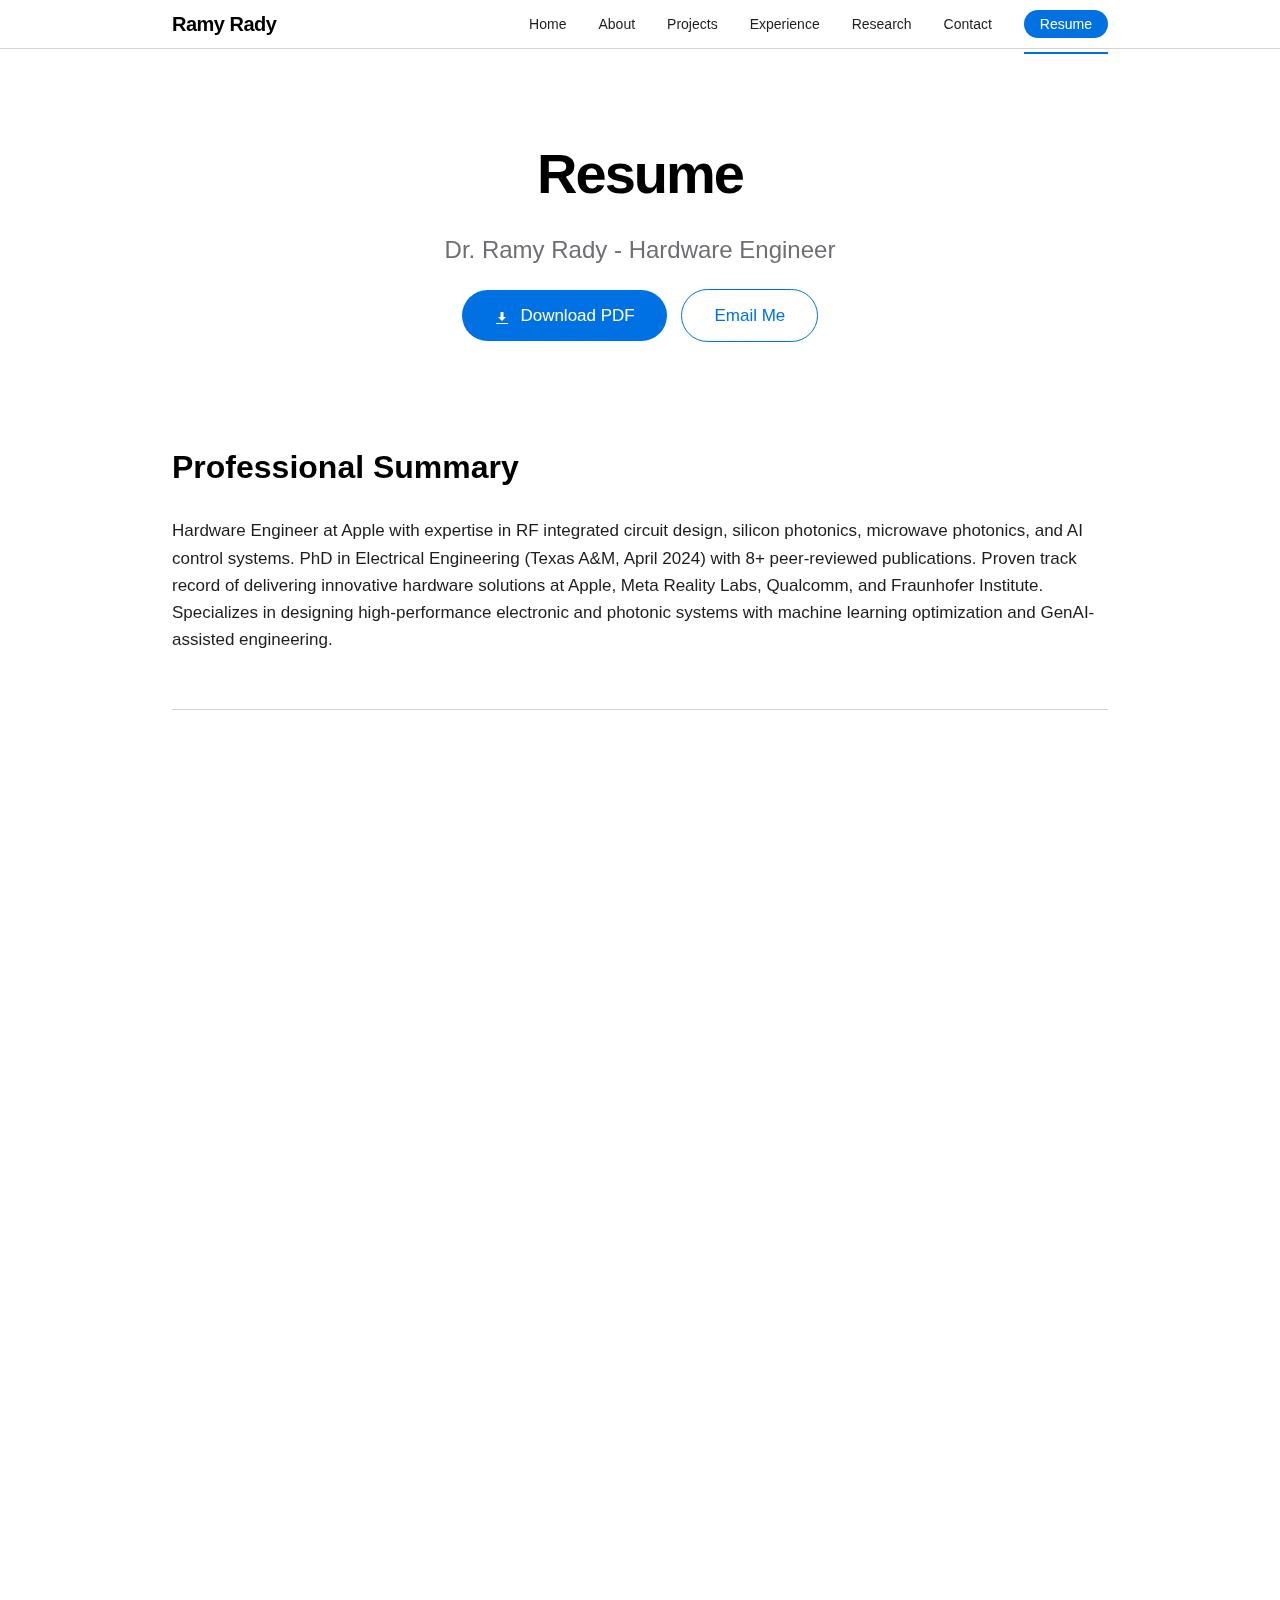
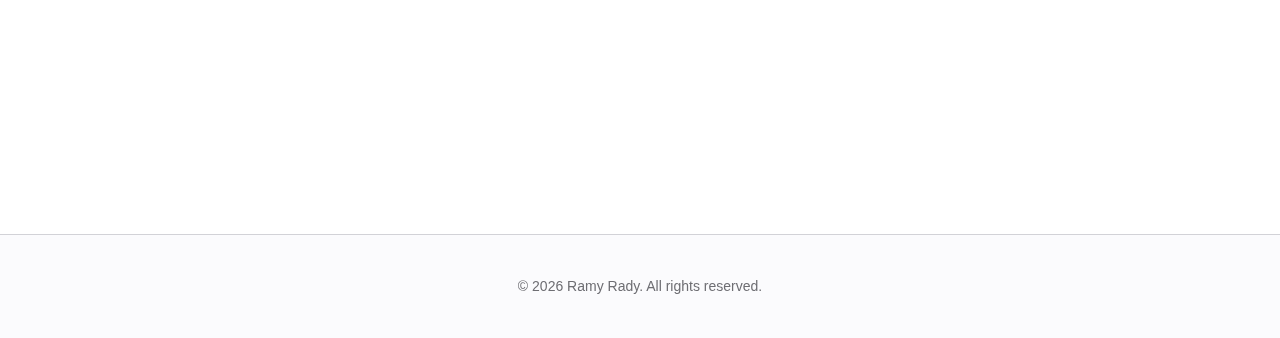
<file: resume.html>
<!DOCTYPE html>
<html lang="en">
<head>
    <meta charset="UTF-8">
    <meta name="viewport" content="width=device-width, initial-scale=1.0">
    <meta name="description" content="Resume of Dr. Ramy Rady - Hardware Engineer at Apple with PhD in Electrical Engineering, specializing in RF IC design, silicon photonics, microwave photonics, and AI control systems">
    <meta name="keywords" content="Ramy Rady Resume, Hardware Engineer Apple, RF IC Design, Silicon Photonics, PhD Electrical Engineering, Texas A&M">
    <meta name="author" content="Ramy Rady">
    <meta name="robots" content="index, follow">
    <title>Resume - Dr. Ramy Rady</title>
    <link rel="canonical" href="https://www.ramyrady.com/resume.html">
    <link rel="icon" type="image/png" href="assets/ic-brain-favicon.png">
    <link rel="stylesheet" href="styles.css">
    <!-- Open Graph -->
    <meta property="og:type" content="website">
    <meta property="og:title" content="Resume - Dr. Ramy Rady, Hardware Engineer at Apple">
    <meta property="og:description" content="Resume of Dr. Ramy Rady - Hardware Engineer at Apple, PhD in Electrical Engineering (Texas A&M, April 2024). RF IC design, silicon photonics, AI control systems.">
    <meta property="og:url" content="https://www.ramyrady.com/resume.html">
    <meta property="og:image" content="https://www.ramyrady.com/profile-photo.jpg">
    <!-- Twitter Card -->
    <meta name="twitter:card" content="summary_large_image">
    <meta name="twitter:title" content="Resume - Dr. Ramy Rady, Hardware Engineer at Apple">
    <meta name="twitter:description" content="Hardware Engineer at Apple, PhD EE (Texas A&M, April 2024). RF IC design, silicon photonics, AI control systems.">
    <meta name="twitter:image" content="https://www.ramyrady.com/profile-photo.jpg">
</head>
<body>

    <!-- Navigation -->
    <nav class="navbar">
        <div class="nav-container">
            <a href="index.html" class="nav-logo">Ramy Rady</a>
            <button class="nav-toggle" aria-label="Toggle navigation">
                <span></span>
                <span></span>
                <span></span>
            </button>
            <ul class="nav-menu">
                <li><a href="index.html" class="nav-link">Home</a></li>
                <li><a href="about.html" class="nav-link">About</a></li>
                <li><a href="projects.html" class="nav-link">Projects</a></li>
                <li><a href="experience.html" class="nav-link">Experience</a></li>
                <li><a href="research.html" class="nav-link">Research</a></li>
                <li><a href="contact.html" class="nav-link">Contact</a></li>
                <li><a href="resume.html" class="nav-link active btn-resume">Resume</a></li>
            </ul>
        </div>
    </nav>

    <!-- Page Header -->
    <section class="page-header">
        <div class="container">
            <h1 class="fade-in">Resume</h1>
            <p class="page-subtitle fade-in">Dr. Ramy Rady - Hardware Engineer</p>
            <div class="fade-in" style="margin-top: 20px;">
                <a href="assets/Ramy_Rady_CV.pdf" class="btn" download style="margin-right: 10px;">
                    <svg width="16" height="16" viewBox="0 0 16 16" fill="currentColor" style="vertical-align: middle; margin-right: 6px;">
                        <path d="M8 12l-4-4h2.5V3h3v5H12l-4 4z"/>
                        <path d="M2 14h12v1H2z"/>
                    </svg>
                    Download PDF
                </a>
                <a href="mailto:engramyrady@gmail.com" class="btn" style="background: transparent; color: var(--accent); border: 1px solid var(--accent);">
                    Email Me
                </a>
            </div>
        </div>
    </section>

    <!-- Resume Content -->
    <section class="about-section">
        <div class="container">
            <!-- Professional Summary -->
            <div class="resume-section fade-in">
                <h2>Professional Summary</h2>
                <p>Hardware Engineer at Apple with expertise in RF integrated circuit design, silicon photonics, microwave photonics, and AI control systems. PhD in Electrical Engineering (Texas A&M, April 2024) with 8+ peer-reviewed publications. Proven track record of delivering innovative hardware solutions at Apple, Meta Reality Labs, Qualcomm, and Fraunhofer Institute. Specializes in designing high-performance electronic and photonic systems with machine learning optimization and GenAI-assisted engineering.</p>
            </div>

            <!-- Education -->
            <div class="resume-section fade-in">
                <h2>Education</h2>
                <div class="timeline-entry">
                    <h3>Doctor of Philosophy (Ph.D.) in Electrical Engineering</h3>
                    <p class="role">Texas A&M University</p>
                    <p class="date">April 2024</p>
                    <ul>
                        <li>Dissertation: AI control systems and GenAI-assisted engineering for silicon photonic filters</li>
                        <li>Achievements: 10× faster tuning speeds, >40dB jammer rejection</li>
                        <li>Publications: 8+ peer-reviewed papers in top-tier journals and conferences</li>
                    </ul>
                </div>
                <div class="timeline-entry">
                    <h3>Bachelor of Science (B.S.) in Electrical Engineering</h3>
                    <p class="role">University</p>
                    <p class="date">Graduated with Honors</p>
                </div>
            </div>

            <!-- Professional Experience -->
            <div class="resume-section fade-in">
                <h2>Professional Experience</h2>
                
                <!-- Apple -->
                <div class="timeline-entry">
                    <h3>🍎 Hardware Engineer</h3>
                    <p class="role">Apple</p>
                    <p class="date">2024–Present</p>
                    <ul>
                        <li>Designing next-generation RF and photonic integrated circuits for advanced hardware platforms</li>
                        <li>Developing machine-learning-based control systems for adaptive hardware tuning</li>
                        <li>Leading cross-functional projects in silicon photonics and high-speed communication systems</li>
                        <li>Contributing to cutting-edge hardware innovation in Apple's product ecosystem</li>
                    </ul>
                </div>

                <!-- Meta Reality Labs -->
                <div class="timeline-entry">
                    <h3>🥽 Photonics & Hardware Engineering Intern</h3>
                    <p class="role">Meta Reality Labs</p>
                    <p class="date">2022–2023</p>
                    <ul>
                        <li>Designed CMOS laser drivers and MEMS drivers for AR/VR photonic display systems</li>
                        <li>Developed automatic stabilization loops improving efficiency by 35% and achieving sub-microsecond response</li>
                        <li>Contributed to next-generation AR/VR hardware platforms with real-time control systems</li>
                        <li>Collaborated with cross-functional teams on photonic integration for wearable devices</li>
                    </ul>
                </div>

                <!-- Qualcomm -->
                <div class="timeline-entry">
                    <h3>📱 RF IC Design Engineering Intern</h3>
                    <p class="role">Qualcomm</p>
                    <p class="date">2021</p>
                    <ul>
                        <li>Designed RF integrated circuits for 5G wireless communication systems</li>
                        <li>Developed low-power RF transmitter architectures with switched-capacitor DC-DC converters</li>
                        <li>Optimized power efficiency achieving 70% power reduction in short-range wireless applications</li>
                        <li>Contributed to next-generation wireless SoC development</li>
                    </ul>
                </div>

                <!-- Fraunhofer Institute -->
                <div class="timeline-entry">
                    <h3>🔬 Integrated Circuits R&D Intern</h3>
                    <p class="role">Fraunhofer Institute</p>
                    <p class="date">2020</p>
                    <ul>
                        <li>Conducted research on high-speed optical receiver front-ends for data communication</li>
                        <li>Designed ultra-low-power CMOS circuits achieving 50% power savings</li>
                        <li>Developed novel circuit topologies for high-bandwidth optical receivers (100+ Gb/s)</li>
                        <li>Published research findings in peer-reviewed conferences</li>
                    </ul>
                </div>

                <!-- Texas A&M University -->
                <div class="timeline-entry">
                    <h3>🎓 Graduate Research Assistant</h3>
                    <p class="role">Texas A&M University</p>
                    <p class="date">2019–2024</p>
                    <ul>
                        <li>Developed AI control systems for silicon photonic filters with reinforcement learning</li>
                        <li>Designed hybrid electronic-photonic mm-wave receivers for 5G/6G systems</li>
                        <li>Published 8+ papers in IEEE journals and conferences (JLT, TMTT, JSSC, ICP, RFIC, ISSCC)</li>
                        <li>Mentored undergraduate researchers on IC design projects</li>
                    </ul>
                </div>
            </div>

            <!-- Technical Skills -->
            <div class="resume-section fade-in">
                <h2>Technical Expertise</h2>
                <div class="skills-grid">
                    <div class="skill-item">
                        <h3>RF IC Design</h3>
                        <p>mm-wave receivers, ultra-low-power transmitters, 5G/6G communication systems, CMOS circuit design for high-speed applications, IC tape-outs</p>
                    </div>
                    <div class="skill-item">
                        <h3>Silicon Photonics & Microwave Photonics</h3>
                        <p>Photonic filters, hybrid electronic-photonic architectures, microwave photonic systems, optical receivers, laser and MEMS drivers, system integration</p>
                    </div>
                    <div class="skill-item">
                        <h3>AI Control Systems & GenAI-assisted Engineering</h3>
                        <p>AI control systems, GenAI-assisted engineering, adaptive control, real-time tuning algorithms, reinforcement learning for circuits, automatic calibration systems</p>
                    </div>
                    <div class="skill-item">
                        <h3>High-Speed Systems</h3>
                        <p>100+ Gb/s data links, wideband communication platforms, ultra-low-latency processing, high-bandwidth architectures</p>
                    </div>
                    <div class="skill-item">
                        <h3>Tools & Technologies</h3>
                        <p>Cadence Virtuoso, ADS, HFSS, Lumerical, Python, MATLAB, Verilog, SPICE simulation, EM simulation, photonic simulation</p>
                    </div>
                    <div class="skill-item">
                        <h3>Hardware Design</h3>
                        <p>Analog/mixed-signal IC design, PCB design, system-level architecture, verification and testing, tape-out experience</p>
                    </div>
                </div>
            </div>

            <!-- Publications Highlight -->
            <div class="resume-section fade-in">
                <h2>Selected Publications</h2>
                <ul class="publications-list">
                    <li>
                        <strong>R. Rady et al.</strong>, "Machine-Learning-Driven Automatic Tuning of Silicon Photonic Filters for High-Performance RF Signal Processing," <em>IEEE Journal of Lightwave Technology</em>, 2024
                    </li>
                    <li>
                        <strong>R. Rady et al.</strong>, "Hybrid Electronic-Photonic Receiver Architectures for mm-Wave 5G Communication Systems," <em>IEEE Transactions on Microwave Theory and Techniques</em>, 2023
                    </li>
                    <li>
                        <strong>R. Rady et al.</strong>, "Ultra-Low-Power CMOS Optical Receiver Front-Ends for High-Speed Data Links," <em>IEEE Journal of Solid-State Circuits</em>, 2023
                    </li>
                    <li>
                        <strong>R. Rady et al.</strong>, "CMOS Laser Drivers for AR/VR Photonic Display Systems," <em>IEEE International Solid-State Circuits Conference (ISSCC)</em>, 2023
                    </li>
                </ul>
                <p style="margin-top: 20px;">
                    <a href="research.html" style="color: var(--accent); text-decoration: none; font-weight: 600;">View all publications →</a>
                </p>
            </div>

            <!-- Professional Achievements -->
            <div class="resume-section fade-in">
                <h2>Key Achievements</h2>
                <ul>
                    <li>Developed AI control systems achieving 10× faster tuning speeds for silicon photonic filters</li>
                    <li>Designed automatic stabilization loops improving efficiency by 35% with sub-microsecond response time</li>
                    <li>Optimized power efficiency achieving 70% power reduction in short-range wireless applications</li>
                    <li>Achieved 50% power savings in ultra-low-power CMOS circuit designs</li>
                    <li>Published 8+ papers in top-tier IEEE journals and conferences</li>
                    <li>Successfully completed multiple IC tape-outs from concept to silicon</li>
                </ul>
            </div>

            <!-- Download CTA -->
            <div class="cta-content fade-in" style="text-align: center; margin-top: 60px;">
                <a href="assets/Ramy_Rady_CV.pdf" class="btn" download>
                    <svg width="16" height="16" viewBox="0 0 16 16" fill="currentColor" style="vertical-align: middle; margin-right: 6px;">
                        <path d="M8 12l-4-4h2.5V3h3v5H12l-4 4z"/>
                        <path d="M2 14h12v1H2z"/>
                    </svg>
                    Download Complete Resume (PDF)
                </a>
                <p style="margin-top: 15px; color: var(--text-secondary); font-size: 15px;">
                    Last updated: April 2024
                </p>
            </div>
        </div>
    </section>

    <!-- Footer -->
    <footer class="footer">
        <div class="container">
            <p>&copy; 2026 Ramy Rady. All rights reserved.</p>
        </div>
    </footer>

    <script src="script.js"></script>
</body>
</html>
</file>
<file: styles.css>
/* ============================================
   Apple-Inspired Design System
   ============================================ */

/* Root Variables */
:root {
    --primary-color: #000000;
    --secondary-color: #1d1d1f;
    --text-color: #1d1d1f;
    --text-secondary: #6e6e73;
    --background: #ffffff;
    --background-alt: #fbfbfd;
    --accent: #0071e3;
    --border-color: #d2d2d7;
    --transition: opacity 0.3s cubic-bezier(0.4, 0, 0.2, 1), transform 0.3s cubic-bezier(0.4, 0, 0.2, 1), background-color 0.3s cubic-bezier(0.4, 0, 0.2, 1), color 0.3s cubic-bezier(0.4, 0, 0.2, 1), border-color 0.3s cubic-bezier(0.4, 0, 0.2, 1), box-shadow 0.3s cubic-bezier(0.4, 0, 0.2, 1);
    --shadow: 0 2px 8px rgba(0, 0, 0, 0.1);
    --shadow-hover: 0 4px 16px rgba(0, 0, 0, 0.15);
    
    /* Terminal/Matrix Theme Colors */
    --terminal-dark: #0a0e27;
    --terminal-darker: #1a1f3a;
    --terminal-accent: #00d4ff;
    --terminal-text: #e0e0e0;
    --terminal-glass: rgba(255, 255, 255, 0.05);
}

/* Reset & Base Styles */
* {
    margin: 0;
    padding: 0;
    box-sizing: border-box;
}

html {
    scroll-behavior: smooth;
}

body {
    font-family: -apple-system, BlinkMacSystemFont, "Segoe UI", Roboto, "Helvetica Neue", Arial, sans-serif;
    font-size: 17px;
    line-height: 1.6;
    color: var(--text-color);
    background-color: var(--background);
    -webkit-font-smoothing: antialiased;
    -moz-osx-font-smoothing: grayscale;
}

.container {
    max-width: 980px;
    margin: 0 auto;
    padding: 0 22px;
}

/* ============================================
   Navigation
   ============================================ */

.navbar {
    position: sticky;
    top: 0;
    background-color: rgba(255, 255, 255, 0.8);
    backdrop-filter: saturate(180%) blur(20px);
    -webkit-backdrop-filter: saturate(180%) blur(20px);
    border-bottom: 1px solid var(--border-color);
    z-index: 1000;
    transition: var(--transition);
}

.nav-container {
    max-width: 980px;
    margin: 0 auto;
    padding: 0 22px;
    display: flex;
    justify-content: space-between;
    align-items: center;
    height: 48px;
}

.nav-logo {
    font-size: 20px;
    font-weight: 600;
    color: var(--primary-color);
    text-decoration: none;
    letter-spacing: -0.5px;
    transition: var(--transition);
}

.nav-logo:hover {
    opacity: 0.7;
}

.nav-menu {
    display: flex;
    list-style: none;
    gap: 32px;
}

.nav-link {
    color: var(--text-color);
    text-decoration: none;
    font-size: 14px;
    font-weight: 400;
    transition: var(--transition);
    position: relative;
}

.nav-link:hover,
.nav-link.active {
    color: var(--accent);
}

.nav-link.active::after {
    content: '';
    position: absolute;
    bottom: -16px;
    left: 0;
    right: 0;
    height: 2px;
    background-color: var(--accent);
}

.nav-toggle {
    display: none;
    flex-direction: column;
    background: none;
    border: none;
    cursor: pointer;
    padding: 0;
    z-index: 1001;
}

.nav-toggle span {
    width: 20px;
    height: 2px;
    background-color: var(--primary-color);
    margin: 3px 0;
    transition: var(--transition);
}

.nav-toggle.active span:nth-child(1) {
    transform: rotate(45deg) translate(5px, 5px);
}

.nav-toggle.active span:nth-child(2) {
    opacity: 0;
}

.nav-toggle.active span:nth-child(3) {
    transform: rotate(-45deg) translate(7px, -6px);
}

/* ============================================
   Hero Section
   ============================================ */

.hero {
    padding: 120px 0;
    text-align: center;
    background: linear-gradient(135deg, var(--background) 0%, var(--background-alt) 100%);
}

.hero-title {
    font-size: 64px;
    font-weight: 700;
    letter-spacing: -2px;
    margin-bottom: 16px;
    color: var(--primary-color);
}

.hero-subtitle {
    font-size: 28px;
    font-weight: 400;
    color: var(--text-secondary);
    letter-spacing: -0.5px;
    max-width: 700px;
    margin: 0 auto;
}

/* ============================================
   Intro Section
   ============================================ */

.intro {
    padding: 100px 0;
    background-color: var(--background);
}

.intro-content {
    max-width: 700px;
    margin: 0 auto;
    text-align: center;
}

.intro-content h2 {
    font-size: 48px;
    font-weight: 700;
    letter-spacing: -1.5px;
    margin-bottom: 24px;
    color: var(--primary-color);
}

.intro-content p {
    font-size: 21px;
    line-height: 1.6;
    color: var(--text-secondary);
}

/* ============================================
   CTA Section
   ============================================ */

.cta {
    padding: 100px 0;
    background-color: var(--background-alt);
    text-align: center;
}

.cta-content h2 {
    font-size: 48px;
    font-weight: 700;
    letter-spacing: -1.5px;
    margin-bottom: 16px;
    color: var(--primary-color);
}

.cta-content p {
    font-size: 21px;
    color: var(--text-secondary);
    margin-bottom: 32px;
}

.btn {
    display: inline-block;
    padding: 12px 32px;
    background-color: var(--accent);
    color: white;
    text-decoration: none;
    font-size: 17px;
    font-weight: 500;
    border-radius: 980px;
    transition: var(--transition);
    border: none;
    cursor: pointer;
}

.btn:hover {
    background-color: #0077ed;
    transform: scale(1.02);
}

/* ============================================
   Page Header
   ============================================ */

.page-header {
    padding: 80px 0 40px;
    text-align: center;
    background-color: var(--background);
}

.page-header h1 {
    font-size: 56px;
    font-weight: 700;
    letter-spacing: -2px;
    margin-bottom: 12px;
    color: var(--primary-color);
}

.page-subtitle {
    font-size: 24px;
    color: var(--text-secondary);
}

/* ============================================
   About Section
   ============================================ */

.about-section {
    padding: 60px 0 100px;
}

.about-content,
.mission-content,
.skills-content {
    margin-bottom: 80px;
}

.about-content h2,
.mission-content h2,
.skills-content h2 {
    font-size: 40px;
    font-weight: 700;
    letter-spacing: -1px;
    margin-bottom: 24px;
    color: var(--primary-color);
}

.about-content p,
.mission-content p {
    font-size: 19px;
    line-height: 1.7;
    color: var(--text-secondary);
    margin-bottom: 16px;
}

.skills-grid {
    display: grid;
    grid-template-columns: repeat(auto-fit, minmax(280px, 1fr));
    gap: 32px;
    margin-top: 32px;
}

.skill-item {
    padding: 32px;
    background-color: var(--background-alt);
    border-radius: 12px;
    transition: var(--transition);
}

.skill-item:hover {
    transform: translateY(-4px);
    box-shadow: var(--shadow-hover);
}

.skill-item h3 {
    font-size: 24px;
    font-weight: 600;
    margin-bottom: 12px;
    color: var(--primary-color);
}

.skill-item p {
    font-size: 17px;
    color: var(--text-secondary);
    line-height: 1.5;
}

/* ============================================
   Projects Section
   ============================================ */

.projects-section {
    padding: 60px 0 100px;
}

.projects-grid {
    display: grid;
    grid-template-columns: repeat(auto-fit, minmax(300px, 1fr));
    gap: 32px;
}

.project-card {
    background-color: var(--background);
    border-radius: 12px;
    overflow: hidden;
    transition: var(--transition);
    border: 1px solid var(--border-color);
}

.project-card:hover {
    transform: translateY(-8px);
    box-shadow: var(--shadow-hover);
}

.project-image {
    width: 100%;
    height: 200px;
    background: linear-gradient(135deg, #667eea 0%, #764ba2 100%);
}

.project-card:nth-child(2) .project-image {
    background: linear-gradient(135deg, #f093fb 0%, #f5576c 100%);
}

.project-card:nth-child(3) .project-image {
    background: linear-gradient(135deg, #4facfe 0%, #00f2fe 100%);
}

.project-card:nth-child(4) .project-image {
    background: linear-gradient(135deg, #43e97b 0%, #38f9d7 100%);
}

.project-card:nth-child(5) .project-image {
    background: linear-gradient(135deg, #fa709a 0%, #fee140 100%);
}

.project-card:nth-child(6) .project-image {
    background: linear-gradient(135deg, #30cfd0 0%, #330867 100%);
}

.project-content {
    padding: 24px;
}

.project-content h3 {
    font-size: 24px;
    font-weight: 600;
    margin-bottom: 12px;
    color: var(--primary-color);
}

.project-content p {
    font-size: 15px;
    line-height: 1.6;
    color: var(--text-secondary);
    margin-bottom: 16px;
}

.project-link {
    color: var(--accent);
    text-decoration: none;
    font-size: 15px;
    font-weight: 500;
    transition: var(--transition);
}

.project-link:hover {
    opacity: 0.7;
}

/* ============================================
   Research Section
   ============================================ */

.research-content {
    margin-bottom: 80px;
}

.research-content h2 {
    font-size: 40px;
    font-weight: 700;
    letter-spacing: -1px;
    margin-bottom: 32px;
    color: var(--primary-color);
}

.research-subsection {
    margin-bottom: 32px;
}

.research-subsection h3 {
    font-size: 28px;
    font-weight: 600;
    margin-bottom: 16px;
    color: var(--primary-color);
}

.publications-list {
    list-style: none;
    padding-left: 0;
}

.publications-list li {
    font-size: 17px;
    line-height: 1.7;
    color: var(--text-secondary);
    margin-bottom: 12px;
    padding-left: 24px;
    position: relative;
}

.publications-list li::before {
    content: "•";
    position: absolute;
    left: 0;
    color: var(--accent);
    font-weight: bold;
    font-size: 20px;
}

.research-subsection p {
    font-size: 17px;
    line-height: 1.7;
    color: var(--text-secondary);
}

/* ============================================
   Contact Section
   ============================================ */

.contact-section {
    padding: 60px 0 100px;
}

.contact-content {
    display: grid;
    grid-template-columns: 1fr 1fr;
    gap: 64px;
    align-items: start;
}

.contact-form {
    background-color: var(--background-alt);
    padding: 40px;
    border-radius: 12px;
}

.form-group {
    margin-bottom: 24px;
}

.form-group label {
    display: block;
    font-size: 14px;
    font-weight: 500;
    margin-bottom: 8px;
    color: var(--text-color);
}

.form-group input,
.form-group textarea {
    width: 100%;
    padding: 12px 16px;
    font-size: 15px;
    font-family: inherit;
    border: 1px solid var(--border-color);
    border-radius: 8px;
    background-color: var(--background);
    color: var(--text-color);
    transition: var(--transition);
}

.form-group input:focus,
.form-group textarea:focus {
    outline: none;
    border-color: var(--accent);
    box-shadow: 0 0 0 3px rgba(0, 113, 227, 0.1);
}

.form-group textarea {
    resize: vertical;
}

.contact-info {
    padding-top: 40px;
}

.contact-info h2 {
    font-size: 40px;
    font-weight: 700;
    letter-spacing: -1px;
    margin-bottom: 24px;
    color: var(--primary-color);
}

.contact-info p {
    font-size: 19px;
    line-height: 1.7;
    color: var(--text-secondary);
    margin-bottom: 16px;
}

/* ============================================
   Footer
   ============================================ */

.footer {
    padding: 40px 0;
    text-align: center;
    background-color: var(--background-alt);
    border-top: 1px solid var(--border-color);
}

.footer p {
    font-size: 14px;
    color: var(--text-secondary);
}

/* ============================================
   Animations
   ============================================ */

.fade-in {
    opacity: 0;
    transform: translateY(40px);
    transition: opacity 0.8s cubic-bezier(0.4, 0, 0.2, 1), 
                transform 0.8s cubic-bezier(0.4, 0, 0.2, 1);
}

.fade-in.visible {
    opacity: 1;
    transform: translateY(0);
}

/* Card hover micro-interactions */
.project-card,
.resume-card,
.timeline-entry {
    transition: transform 0.3s cubic-bezier(0.4, 0, 0.2, 1),
                box-shadow 0.3s cubic-bezier(0.4, 0, 0.2, 1);
}

.project-card:hover,
.resume-card:hover {
    transform: translateY(-8px) scale(1.02);
    box-shadow: 0 12px 24px rgba(0, 0, 0, 0.15);
}

/* ============================================
   Resume Card
   ============================================ */

.resume-card {
    background-color: var(--background-alt);
    border: 1px solid var(--border-color);
    border-radius: 12px;
    padding: 40px;
    text-align: center;
    max-width: 400px;
    margin: 40px auto;
}

.resume-icon {
    font-size: 48px;
    margin-bottom: 16px;
}

.resume-card h3 {
    font-size: 24px;
    font-weight: 600;
    margin-bottom: 8px;
    color: var(--primary-color);
}

.resume-date {
    font-size: 14px;
    color: var(--text-secondary);
    margin-bottom: 24px;
}

/* Resume button in nav */
.btn-resume {
    background-color: var(--accent);
    color: white !important;
    padding: 6px 16px;
    border-radius: 980px;
    font-weight: 500;
    transition: var(--transition);
}

.btn-resume:hover {
    background-color: #0077ed;
    transform: scale(1.05);
}

/* Resume Page Sections */
.resume-section {
    margin-bottom: 60px;
    padding-bottom: 40px;
    border-bottom: 1px solid var(--border-color);
}

.resume-section:last-of-type {
    border-bottom: none;
}

.resume-section h2 {
    font-size: 32px;
    font-weight: 600;
    margin-bottom: 24px;
    color: var(--primary-color);
}

.resume-section p {
    font-size: 17px;
    line-height: 1.6;
    color: var(--text-color);
    margin-bottom: 16px;
}

.resume-section ul {
    margin-left: 20px;
    margin-bottom: 16px;
}

.resume-section ul li {
    margin-bottom: 8px;
}

/* ============================================
   Hero Description
   ============================================ */

.hero-description {
    font-size: 21px;
    font-weight: 400;
    color: var(--text-secondary);
    letter-spacing: -0.3px;
    max-width: 800px;
    margin: 16px auto 0;
    line-height: 1.5;
}

/* ============================================
   Contact Buttons & Methods
   ============================================ */

.contact-buttons {
    display: flex;
    gap: 16px;
    justify-content: center;
    margin-top: 32px;
    flex-wrap: wrap;
}

.btn-icon {
    display: inline-flex;
    align-items: center;
    gap: 8px;
}

.contact-methods {
    display: grid;
    grid-template-columns: repeat(auto-fit, minmax(200px, 1fr));
    gap: 24px;
    margin: 32px 0;
}

.contact-method {
    padding: 24px;
    background-color: var(--background-alt);
    border-radius: 12px;
    text-align: center;
    transition: var(--transition);
}

.contact-method:hover {
    transform: translateY(-4px);
    box-shadow: var(--shadow-hover);
}

.contact-method h3 {
    font-size: 18px;
    margin-bottom: 12px;
    color: var(--primary-color);
}

.contact-method a {
    color: var(--accent);
    text-decoration: none;
    font-size: 15px;
    transition: opacity 0.3s;
}

.contact-method a:hover {
    opacity: 0.7;
}

/* ============================================
   Timeline
   ============================================ */

.timeline {
    position: relative;
    padding-left: 40px;
    margin-top: 48px;
}

.timeline::before {
    content: '';
    position: absolute;
    left: 0;
    top: 0;
    bottom: 0;
    width: 2px;
    background: linear-gradient(180deg, var(--accent) 0%, var(--border-color) 100%);
}

.timeline-entry {
    position: relative;
    margin-bottom: 48px;
    padding-left: 32px;
}

.timeline-entry::before {
    content: '';
    position: absolute;
    left: -46px;
    top: 4px;
    width: 12px;
    height: 12px;
    border-radius: 50%;
    background-color: var(--accent);
    border: 2px solid var(--background);
}

.timeline-entry h3 {
    font-size: 24px;
    font-weight: 600;
    margin-bottom: 8px;
}

.timeline-entry .role {
    font-size: 17px;
    color: var(--text-secondary);
    margin-bottom: 4px;
    font-weight: 500;
}

.timeline-entry .date {
    font-size: 14px;
    color: var(--text-secondary);
    margin-bottom: 12px;
}

.timeline-entry ul {
    list-style: none;
    padding-left: 0;
}

.timeline-entry li {
    font-size: 15px;
    color: var(--text-secondary);
    margin-bottom: 8px;
    padding-left: 20px;
    position: relative;
    line-height: 1.6;
}

.timeline-entry li::before {
    content: "→";
    position: absolute;
    left: 0;
    color: var(--accent);
}

/* ============================================
   Impact Metrics
   ============================================ */

.project-metrics {
    background-color: var(--background-alt);
    padding: 16px;
    border-radius: 8px;
    margin: 16px 0;
    font-size: 14px;
    font-weight: 600;
    color: var(--accent);
}

.metrics-footnote {
    font-size: 0.8em;
    color: #888;
    margin-top: 4px;
}

/* ============================================
   Publications List
   ============================================ */

.publications-list {
    list-style: none;
    padding-left: 0;
}

.publications-list li {
    margin-bottom: 24px;
    padding-bottom: 24px;
    border-bottom: 1px solid var(--border-color);
    font-size: 17px;
    line-height: 1.7;
    color: var(--text-secondary);
}

.publications-list li:last-child {
    border-bottom: none;
}

.publications-list strong {
    color: var(--primary-color);
}

.publications-list a {
    color: var(--accent);
    text-decoration: none;
    transition: opacity 0.3s;
    font-weight: 500;
}

.publications-list a:hover {
    opacity: 0.7;
}

/* ============================================
   Accessibility
   ============================================ */

/* Reduced motion accessibility */
@media (prefers-reduced-motion: reduce) {
    .fade-in,
    .project-card,
    .resume-card,
    .timeline-entry,
    .contact-method {
        animation: none !important;
        transition: none !important;
    }
}

/* ============================================
   Mobile Responsive
   ============================================ */

@media (max-width: 768px) {
    .nav-toggle {
        display: flex;
    }

    .nav-menu {
        position: fixed;
        left: -100%;
        top: 48px;
        flex-direction: column;
        background-color: rgba(255, 255, 255, 0.95);
        backdrop-filter: saturate(180%) blur(20px);
        -webkit-backdrop-filter: saturate(180%) blur(20px);
        width: 100%;
        text-align: center;
        transition: left 0.3s ease;
        padding: 32px 0;
        gap: 0;
        box-shadow: var(--shadow);
    }

    .nav-menu.active {
        left: 0;
    }

    .nav-menu li {
        padding: 16px 0;
    }

    .nav-link {
        font-size: 17px;
    }

    .nav-link.active::after {
        display: none;
    }

    .hero {
        padding: 80px 0;
    }

    .hero-title {
        font-size: 48px;
        letter-spacing: -1.5px;
    }

    .hero-subtitle {
        font-size: 21px;
    }

    .intro,
    .cta,
    .about-section,
    .projects-section,
    .contact-section {
        padding: 60px 0;
    }

    .intro-content h2,
    .cta-content h2,
    .about-content h2,
    .mission-content h2,
    .skills-content h2,
    .contact-info h2 {
        font-size: 32px;
    }

    .intro-content p,
    .cta-content p {
        font-size: 17px;
    }

    .page-header h1 {
        font-size: 40px;
    }

    .page-subtitle {
        font-size: 19px;
    }

    .projects-grid {
        grid-template-columns: 1fr;
    }

    .contact-content {
        grid-template-columns: 1fr;
        gap: 40px;
    }

    .contact-form {
        padding: 32px 24px;
    }

    .contact-info {
        padding-top: 0;
    }

    .skills-grid {
        grid-template-columns: 1fr;
    }

    .timeline {
        padding-left: 24px;
    }

    .timeline-entry {
        padding-left: 24px;
    }

    .timeline-entry::before {
        left: -33px;
    }

    .contact-methods {
        grid-template-columns: 1fr;
    }

    .resume-card {
        padding: 32px 24px;
        margin: 32px auto;
    }

    .hero-description {
        font-size: 17px;
    }
}

@media (max-width: 480px) {
    .hero-title {
        font-size: 36px;
    }

    .hero-subtitle {
        font-size: 19px;
    }

    .intro-content h2,
    .cta-content h2,
    .about-content h2,
    .mission-content h2,
    .skills-content h2,
    .contact-info h2 {
        font-size: 28px;
    }

    .page-header h1 {
        font-size: 32px;
    }
}

/* ============================================
   Matrix Canvas Background
   ============================================ */

#matrix-canvas {
    position: fixed;
    top: 0;
    left: 0;
    width: 100%;
    height: 100vh;
    z-index: -1;
    opacity: 0.08;
    pointer-events: none;
}

/* ============================================
   Minimal Header
   ============================================ */

.minimal-header {
    position: sticky;
    top: 0;
    background-color: rgba(255, 255, 255, 0.8);
    backdrop-filter: saturate(180%) blur(20px);
    -webkit-backdrop-filter: saturate(180%) blur(20px);
    border-bottom: 1px solid var(--border-color);
    z-index: 1000;
    padding: 12px 0;
}

.header-container {
    max-width: 1200px;
    margin: 0 auto;
    padding: 0 24px;
    display: flex;
    align-items: center;
    justify-content: space-between;
    gap: 24px;
}

.header-logo {
    font-size: 18px;
    font-weight: 600;
    color: var(--primary-color);
    text-decoration: none;
    letter-spacing: -0.5px;
    transition: var(--transition);
}

.header-logo:hover {
    opacity: 0.7;
}

.header-nav {
    display: flex;
    gap: 24px;
    align-items: center;
}

.header-link {
    color: var(--text-color);
    text-decoration: none;
    font-size: 14px;
    font-weight: 400;
    transition: var(--transition);
    display: flex;
    align-items: center;
    gap: 4px;
}

.header-link:hover {
    color: var(--accent);
}

.header-email {
    color: var(--text-secondary);
    text-decoration: none;
    font-size: 13px;
    transition: var(--transition);
}

.header-email:hover {
    color: var(--accent);
}

.resume-icon {
    width: 14px;
    height: 14px;
}

/* Apple-style Nav Dropdown */
.nav-dropdown {
    position: relative;
}

.nav-dropdown-trigger {
    cursor: pointer;
}

.nav-dropdown-menu {
    position: absolute;
    top: 100%;
    left: 50%;
    transform: translateX(-50%) translateY(-6px);
    background: rgba(29, 29, 31, 0.98);
    backdrop-filter: saturate(180%) blur(20px);
    -webkit-backdrop-filter: saturate(180%) blur(20px);
    border-radius: 12px;
    padding: 6px;
    padding-top: 14px;
    min-width: 160px;
    z-index: 9999;
    box-shadow: 0 4px 24px rgba(0, 0, 0, 0.4), 
                0 0 0 0.5px rgba(255, 255, 255, 0.1);
    opacity: 0;
    visibility: hidden;
    pointer-events: none;
    transition: opacity 0.2s ease, transform 0.2s ease, visibility 0.2s;
}

.nav-dropdown:hover .nav-dropdown-menu {
    opacity: 1;
    visibility: visible;
    pointer-events: auto;
    transform: translateX(-50%) translateY(0);
}

.nav-dropdown-item {
    display: block;
    padding: 10px 14px;
    color: #f5f5f7;
    text-decoration: none;
    font-size: 13px;
    font-weight: 400;
    border-radius: 8px;
    transition: background 0.15s ease;
    white-space: nowrap;
}

.nav-dropdown-item:hover {
    background: rgba(255, 255, 255, 0.1);
    color: #fff;
}

/* ============================================
   Hero Terminal Section
   ============================================ */

.hero-terminal {
    min-height: 100vh;
    display: flex;
    flex-direction: column;
    align-items: center;
    justify-content: center;
    background: linear-gradient(135deg, var(--terminal-dark) 0%, var(--terminal-darker) 100%);
    position: relative;
    padding: 80px 24px;
}

.terminal-panel {
    width: 100%;
    max-width: 700px;
    background: var(--terminal-glass);
    backdrop-filter: blur(20px);
    -webkit-backdrop-filter: blur(20px);
    border: 1px solid rgba(255, 255, 255, 0.1);
    border-radius: 12px;
    overflow: hidden;
    box-shadow: 0 20px 60px rgba(0, 0, 0, 0.5);
}

.terminal-header {
    background: rgba(0, 0, 0, 0.3);
    padding: 12px 16px;
    display: flex;
    align-items: center;
    gap: 12px;
    border-bottom: 1px solid rgba(255, 255, 255, 0.1);
}

.terminal-buttons {
    display: flex;
    gap: 8px;
}

.terminal-button {
    width: 12px;
    height: 12px;
    border-radius: 50%;
}

.terminal-button.red {
    background-color: #ff5f56;
}

.terminal-button.yellow {
    background-color: #ffbd2e;
}

.terminal-button.green {
    background-color: #27c93f;
}

.terminal-title {
    color: var(--terminal-text);
    font-family: Monaco, 'Courier New', monospace;
    font-size: 13px;
    opacity: 0.7;
}

.terminal-body {
    padding: 32px 24px;
    min-height: 240px;
}

.terminal-line {
    font-family: Monaco, 'Courier New', monospace;
    font-size: 18px;
    line-height: 1.8;
    color: var(--terminal-accent);
    margin-bottom: 12px;
    min-height: 32px;
}

.terminal-line::after {
    content: '█';
    animation: blink 1s infinite;
    margin-left: 4px;
}

.terminal-line.complete::after {
    content: '';
    animation: none;
}

@keyframes blink {
    0%, 50% { opacity: 1; }
    51%, 100% { opacity: 0; }
}

.scroll-arrow {
    position: absolute;
    bottom: 40px;
    left: 50%;
    transform: translateX(-50%);
    color: var(--terminal-accent);
    text-decoration: none;
    animation: bounce 2s infinite;
    opacity: 0.8;
    transition: var(--transition);
}

.scroll-arrow:hover {
    opacity: 1;
}

@keyframes bounce {
    0%, 20%, 50%, 80%, 100% {
        transform: translateX(-50%) translateY(0);
    }
    40% {
        transform: translateX(-50%) translateY(-10px);
    }
    60% {
        transform: translateX(-50%) translateY(-5px);
    }
}

/* ============================================
   About Me Section
   ============================================ */

.section-about {
    padding: 100px 0;
    background-color: var(--background);
}

.about-grid {
    display: grid;
    grid-template-columns: 300px 1fr;
    gap: 60px;
    align-items: start;
}

.about-photo img {
    width: 100%;
    border-radius: 12px;
    box-shadow: var(--shadow);
}

.about-content h2 {
    font-size: 40px;
    font-weight: 700;
    letter-spacing: -1px;
    margin-bottom: 24px;
    color: var(--primary-color);
}

.about-content p {
    font-size: 19px;
    line-height: 1.7;
    color: var(--text-secondary);
    margin-bottom: 24px;
}

.chips-container {
    display: flex;
    flex-wrap: wrap;
    gap: 12px;
    margin: 24px 0;
}

.chip {
    display: inline-block;
    padding: 8px 16px;
    background-color: var(--background-alt);
    border: 1px solid var(--border-color);
    border-radius: 20px;
    font-size: 14px;
    font-weight: 500;
    color: var(--text-color);
    transition: var(--transition);
}

.chip:hover {
    background-color: var(--accent);
    color: white;
    border-color: var(--accent);
    transform: translateY(-2px);
}

.resume-note {
    display: flex;
    align-items: center;
    gap: 8px;
    font-size: 14px;
    color: var(--text-secondary);
    margin-top: 16px;
}

.resume-icon-inline {
    width: 14px;
    height: 14px;
}

/* ============================================
   Section Dividers
   ============================================ */

.section-divider {
    padding: 40px 0;
    overflow: hidden;
}

.divider-svg {
    width: 100%;
    height: 60px;
    display: block;
}

.circuit-trace {
    fill: none;
    stroke: var(--border-color);
    stroke-width: 2;
    stroke-linecap: round;
}

.circuit-node {
    fill: var(--accent);
}

.wave-path {
    fill: none;
    stroke: var(--border-color);
    stroke-width: 2;
}

.photonic-ring {
    animation: pulse-ring 3s ease-in-out infinite;
}

@keyframes pulse-ring {
    0%, 100% { opacity: 0.3; transform: scale(1); }
    50% { opacity: 0.6; transform: scale(1.05); }
}

/* ============================================
   Projects Section
   ============================================ */

.section-projects {
    padding: 100px 0;
    background: linear-gradient(135deg, var(--terminal-dark) 0%, var(--terminal-darker) 100%);
}

.section-projects .section-title {
    color: var(--terminal-text);
}

.section-title {
    font-size: 48px;
    font-weight: 700;
    letter-spacing: -1.5px;
    text-align: center;
    margin-bottom: 60px;
    color: var(--primary-color);
}

.projects-grid {
    display: grid;
    grid-template-columns: repeat(auto-fit, minmax(300px, 1fr));
    gap: 32px;
}

.project-card {
    background: rgba(255, 255, 255, 0.05);
    backdrop-filter: blur(10px);
    -webkit-backdrop-filter: blur(10px);
    border: 1px solid rgba(255, 255, 255, 0.1);
    border-radius: 12px;
    overflow: hidden;
    transition: var(--transition);
}

.project-card.personal {
    border-left: 3px solid var(--terminal-accent);
}

.project-card:hover {
    transform: translateY(-8px);
    box-shadow: 0 12px 32px rgba(0, 212, 255, 0.2);
    border-color: var(--terminal-accent);
}

.project-visual {
    padding: 32px;
    background: rgba(0, 0, 0, 0.2);
    display: flex;
    align-items: center;
    justify-content: center;
}

.project-visual svg {
    width: 100%;
    max-width: 200px;
    height: auto;
}

.project-content {
    padding: 24px;
}

.project-content h3 {
    font-size: 20px;
    font-weight: 600;
    margin-bottom: 12px;
    color: var(--terminal-text);
}

.project-outcome {
    font-size: 15px;
    color: var(--terminal-accent);
    font-weight: 500;
    margin-bottom: 16px;
}

.project-highlights {
    list-style: none;
    padding: 0;
    margin: 16px 0;
}

.project-highlights li {
    font-size: 14px;
    color: rgba(224, 224, 224, 0.8);
    margin-bottom: 8px;
    padding-left: 20px;
    position: relative;
    line-height: 1.6;
}

.project-highlights li::before {
    content: "→";
    position: absolute;
    left: 0;
    color: var(--terminal-accent);
}

.project-link-btn {
    display: inline-block;
    margin-top: 16px;
    color: var(--terminal-accent);
    text-decoration: none;
    font-size: 14px;
    font-weight: 500;
    transition: var(--transition);
}

.project-link-btn:hover {
    opacity: 0.7;
}

/* ============================================
   Research Section
   ============================================ */

.section-research {
    padding: 100px 0;
    background-color: var(--background);
}

.research-grid {
    display: grid;
    grid-template-columns: repeat(auto-fit, minmax(280px, 1fr));
    gap: 32px;
}

.project-card.research {
    background-color: var(--background-alt);
    border: 1px solid var(--border-color);
    border-left: 3px solid #9b59b6;
}

.project-card.research:hover {
    box-shadow: 0 12px 32px rgba(155, 89, 182, 0.15);
    border-left-color: #8e44ad;
}

.project-card.research h3 {
    color: var(--primary-color);
}

.research-badge {
    display: inline-block;
    padding: 6px 12px;
    background-color: #9b59b6;
    color: white;
    font-size: 12px;
    font-weight: 600;
    border-radius: 4px;
    margin-bottom: 16px;
    text-transform: uppercase;
    letter-spacing: 0.5px;
}

.research-flow {
    margin: 16px 0;
}

.flow-item {
    font-size: 14px;
    line-height: 1.6;
    color: var(--text-secondary);
    margin-bottom: 12px;
}

.flow-item strong {
    color: var(--text-color);
    font-weight: 600;
}

.research-link {
    display: inline-block;
    margin-top: 16px;
    color: #9b59b6;
    text-decoration: none;
    font-size: 14px;
    font-weight: 500;
    transition: var(--transition);
}

.research-link:hover {
    opacity: 0.7;
}

/* ============================================
   Publications Section
   ============================================ */

.section-publications {
    padding: 100px 0;
    background: linear-gradient(135deg, var(--terminal-dark) 0%, var(--terminal-darker) 100%);
}

.section-publications .section-title {
    color: var(--terminal-text);
}

.scholar-linkedin-strip {
    display: flex;
    gap: 16px;
    justify-content: center;
    margin-bottom: 60px;
    flex-wrap: wrap;
}

.btn {
    display: inline-block;
    padding: 12px 32px;
    background-color: var(--accent);
    color: white;
    text-decoration: none;
    font-size: 17px;
    font-weight: 500;
    border-radius: 980px;
    transition: var(--transition);
    border: none;
    cursor: pointer;
}

.btn:hover {
    background-color: #0077ed;
    transform: scale(1.02);
}

.btn-scholar {
    background-color: #4285f4;
}

.btn-scholar:hover {
    background-color: #357ae8;
}

.btn-linkedin {
    background-color: #0077b5;
}

.btn-linkedin:hover {
    background-color: #006399;
}

.btn-outline {
    background-color: transparent;
    color: var(--terminal-accent);
    border: 2px solid var(--terminal-accent);
}

.btn-outline:hover {
    background-color: var(--terminal-accent);
    color: var(--terminal-dark);
}

.publications-content {
    max-width: 900px;
    margin: 0 auto;
}

.publications-content h3 {
    font-size: 28px;
    font-weight: 600;
    color: var(--terminal-text);
    margin-bottom: 32px;
}

.publications-list {
    list-style: none;
    padding: 0;
    margin-bottom: 40px;
}

.publications-list li {
    font-size: 16px;
    line-height: 1.7;
    color: rgba(224, 224, 224, 0.8);
    margin-bottom: 24px;
    padding-bottom: 24px;
    border-bottom: 1px solid rgba(255, 255, 255, 0.1);
}

.publications-list li:last-child {
    border-bottom: none;
}

.publications-list strong {
    color: var(--terminal-text);
}

.publications-list em {
    color: var(--terminal-accent);
}

.view-all-scholar {
    text-align: center;
    margin: 40px 0;
}

.patents-note {
    font-size: 15px;
    color: rgba(224, 224, 224, 0.7);
    text-align: center;
    margin-top: 40px;
    padding: 24px;
    background: rgba(255, 255, 255, 0.05);
    border-radius: 8px;
}

.patents-note strong {
    color: var(--terminal-text);
}

/* ============================================
   Contact Section
   ============================================ */

.section-contact {
    padding: 100px 0;
    background-color: var(--background);
}

.contact-grid {
    display: grid;
    grid-template-columns: 1fr 1fr;
    gap: 64px;
    align-items: start;
}

.contact-info-block h3 {
    font-size: 32px;
    font-weight: 700;
    margin-bottom: 16px;
    color: var(--primary-color);
}

.contact-info-block p {
    font-size: 17px;
    line-height: 1.7;
    color: var(--text-secondary);
    margin-bottom: 32px;
}

.contact-methods {
    display: flex;
    flex-direction: column;
    gap: 24px;
    margin: 32px 0;
}

.contact-method {
    display: flex;
    align-items: start;
    gap: 16px;
    padding: 20px;
    background-color: var(--background-alt);
    border-radius: 8px;
    transition: var(--transition);
}

.contact-method:hover {
    transform: translateX(4px);
    box-shadow: var(--shadow);
}

.contact-icon {
    font-size: 24px;
}

.contact-method strong {
    display: block;
    font-size: 14px;
    font-weight: 600;
    color: var(--text-color);
    margin-bottom: 4px;
}

.contact-method a {
    color: var(--accent);
    text-decoration: none;
    font-size: 15px;
    transition: var(--transition);
}

.contact-method a:hover {
    opacity: 0.7;
}

.contact-form {
    background-color: var(--background-alt);
    padding: 40px;
    border-radius: 12px;
}

.form-group {
    margin-bottom: 24px;
}

.form-group label {
    display: block;
    font-size: 14px;
    font-weight: 500;
    margin-bottom: 8px;
    color: var(--text-color);
}

.form-group input,
.form-group textarea {
    width: 100%;
    padding: 12px 16px;
    font-size: 15px;
    font-family: inherit;
    border: 1px solid var(--border-color);
    border-radius: 8px;
    background-color: var(--background);
    color: var(--text-color);
    transition: var(--transition);
}

.form-group input:focus,
.form-group textarea:focus {
    outline: none;
    border-color: var(--accent);
    box-shadow: 0 0 0 3px rgba(0, 113, 227, 0.1);
}

.form-group textarea {
    resize: vertical;
}

.btn-primary {
    width: 100%;
}

/* ============================================
   Mobile Responsive - New Sections
   ============================================ */

@media (max-width: 768px) {
    .header-container {
        flex-wrap: wrap;
    }

    .header-email {
        display: none;
    }

    .terminal-panel {
        max-width: 90%;
    }

    .terminal-line {
        font-size: 14px;
    }

    .about-grid {
        grid-template-columns: 1fr;
        gap: 40px;
    }

    .about-photo {
        max-width: 250px;
        margin: 0 auto;
    }

    .projects-grid {
        grid-template-columns: 1fr;
    }

    .research-grid {
        grid-template-columns: 1fr;
    }

    .contact-grid {
        grid-template-columns: 1fr;
        gap: 40px;
    }

    .section-title {
        font-size: 36px;
    }

    .scholar-linkedin-strip {
        flex-direction: column;
        align-items: stretch;
    }

    .btn {
        text-align: center;
    }
}

@media (max-width: 480px) {
    .terminal-line {
        font-size: 12px;
    }

    .section-title {
        font-size: 28px;
    }

    .about-content h2,
    .contact-info-block h3 {
        font-size: 28px;
    }
}

/* ============================================
   Accessibility - Reduced Motion
   ============================================ */

@media (prefers-reduced-motion: reduce) {
    * {
        animation: none !important;
        transition: none !important;
    }

    #matrix-canvas {
        display: none;
    }

    .scroll-arrow {
        animation: none;
    }

    .terminal-line::after {
        animation: none;
    }
}
</file>
